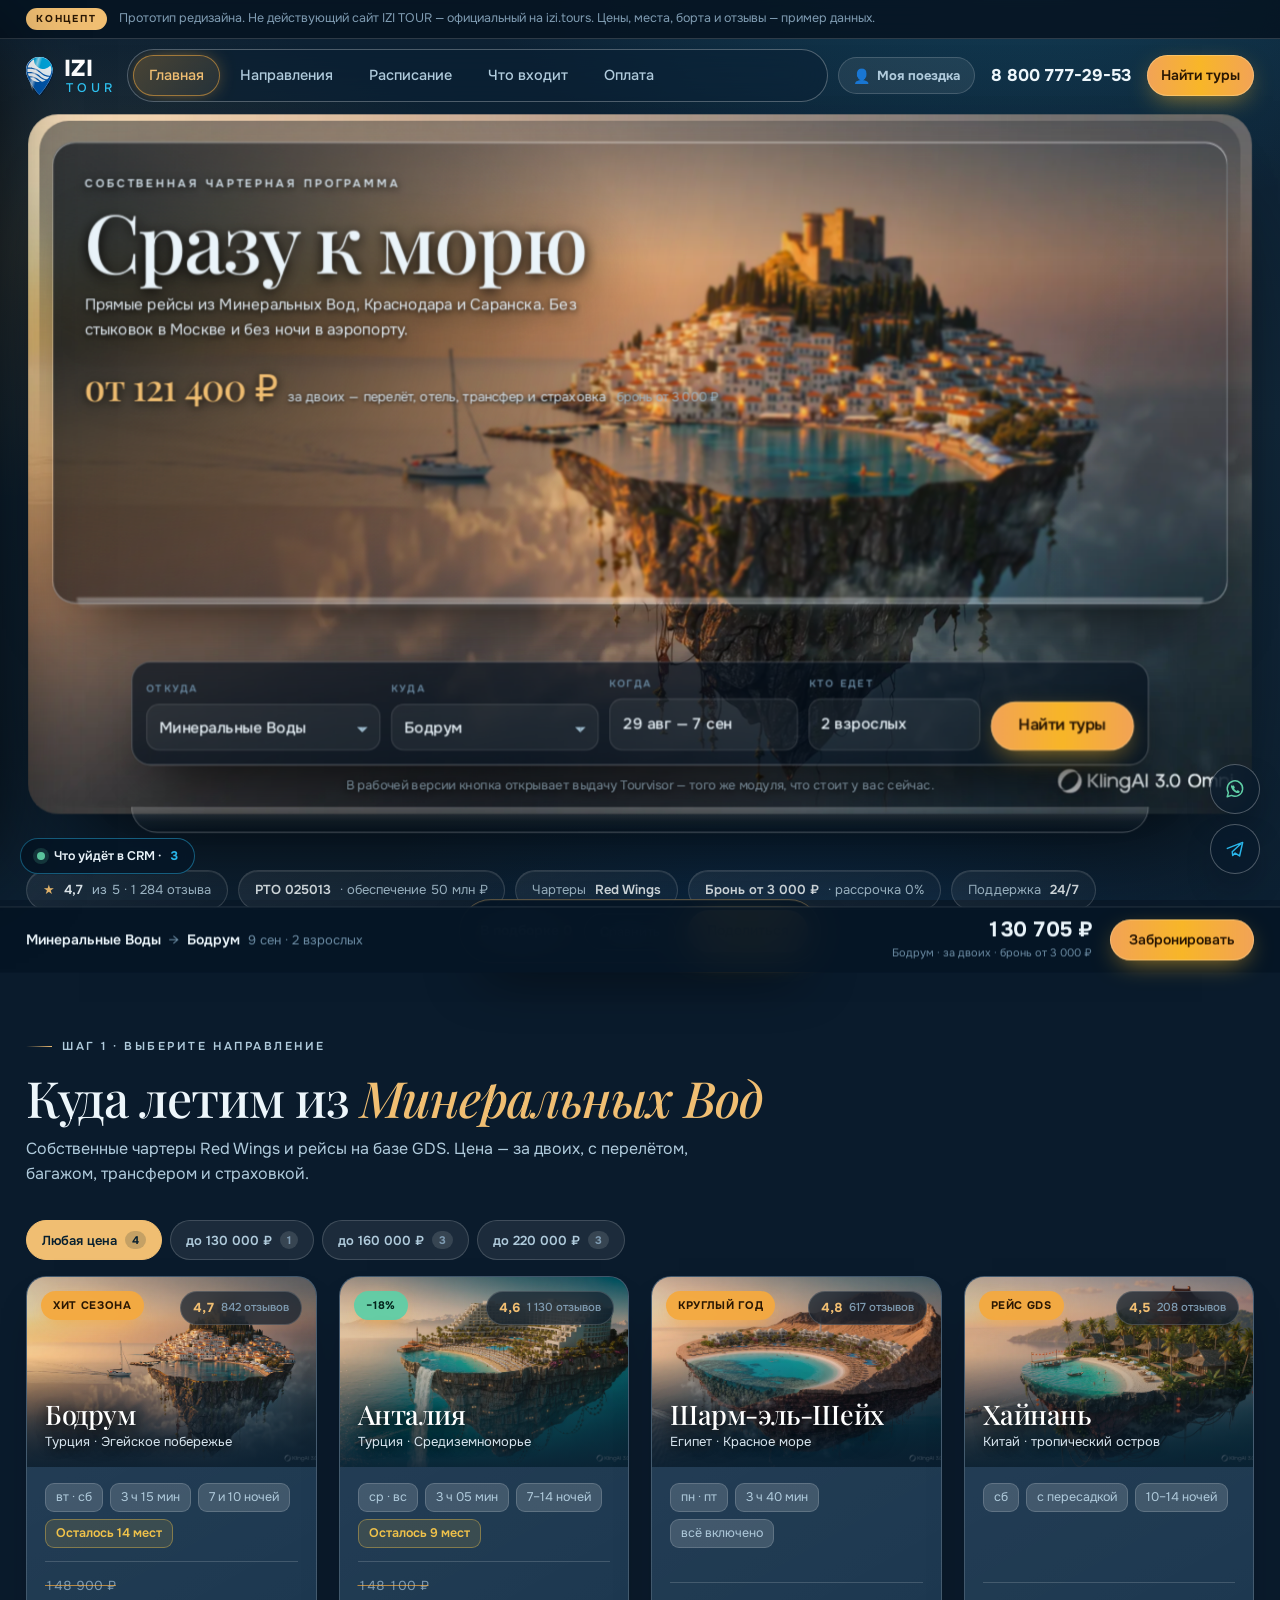
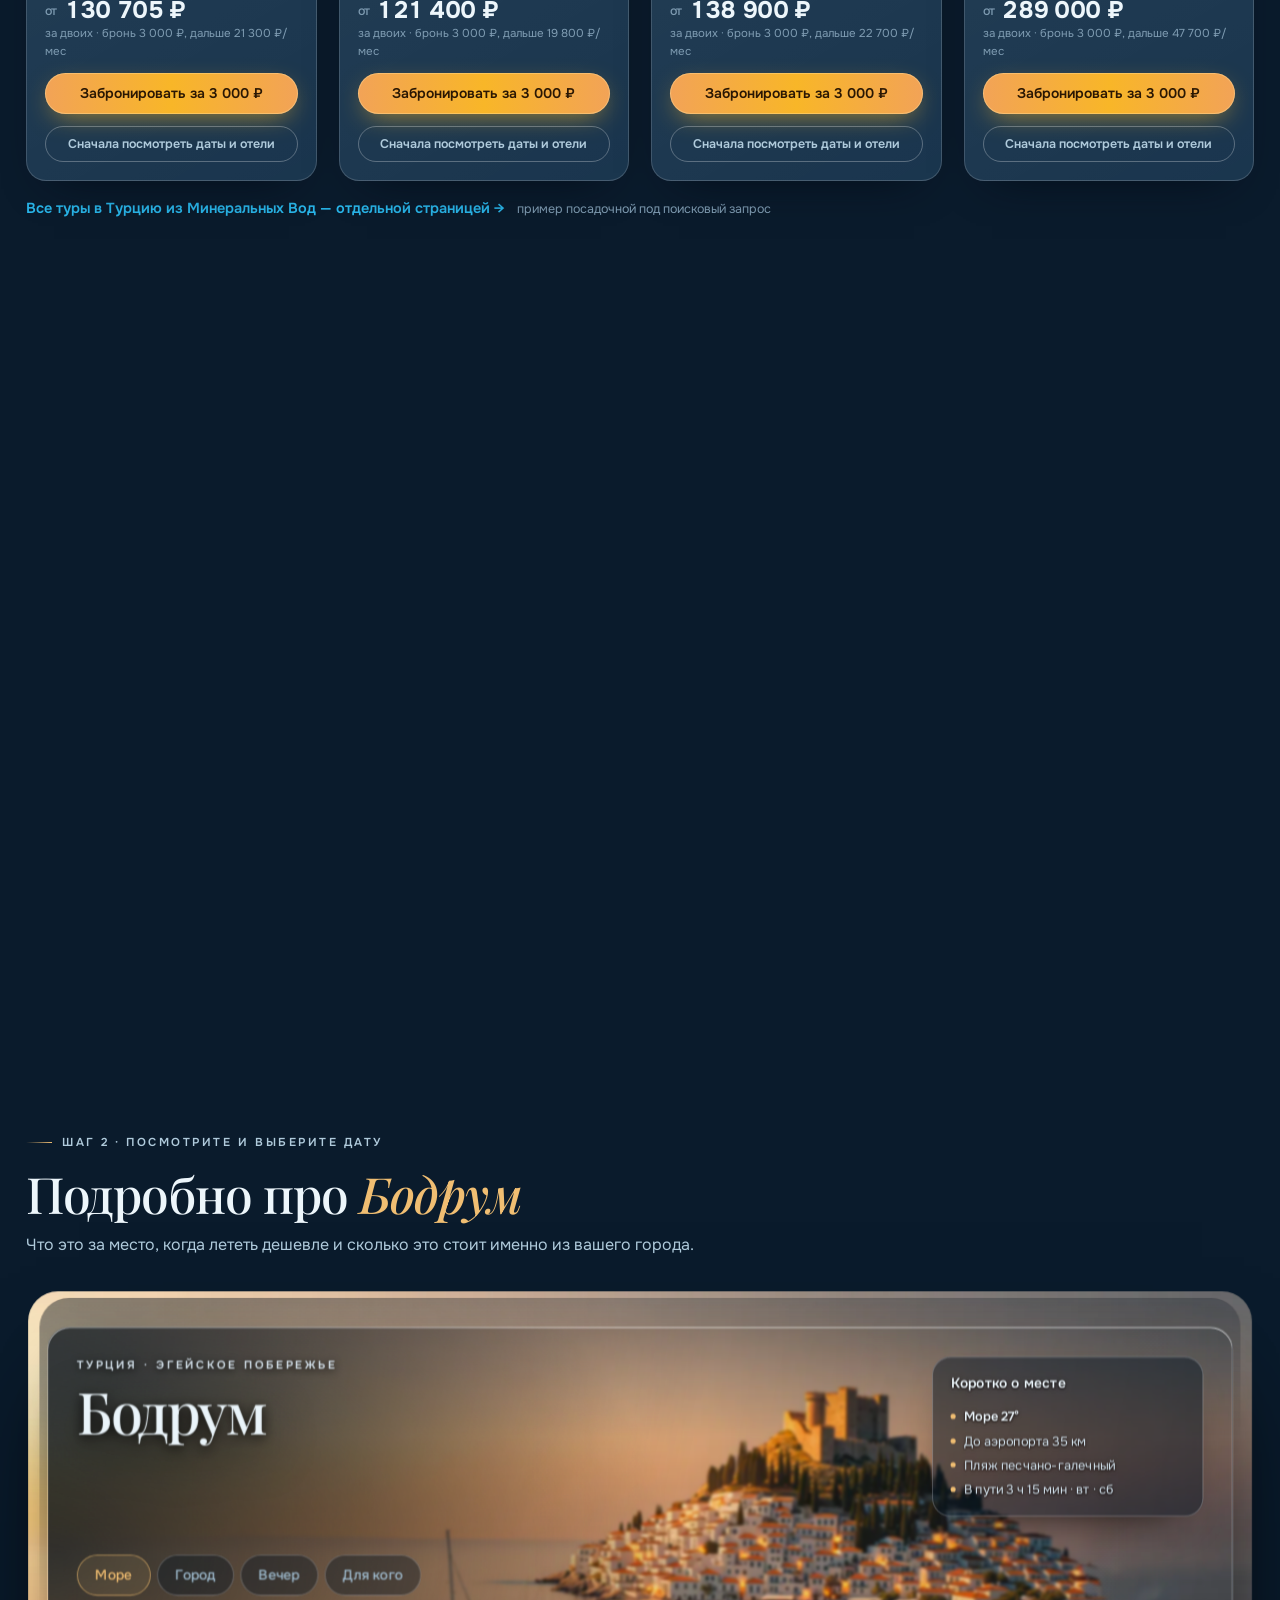
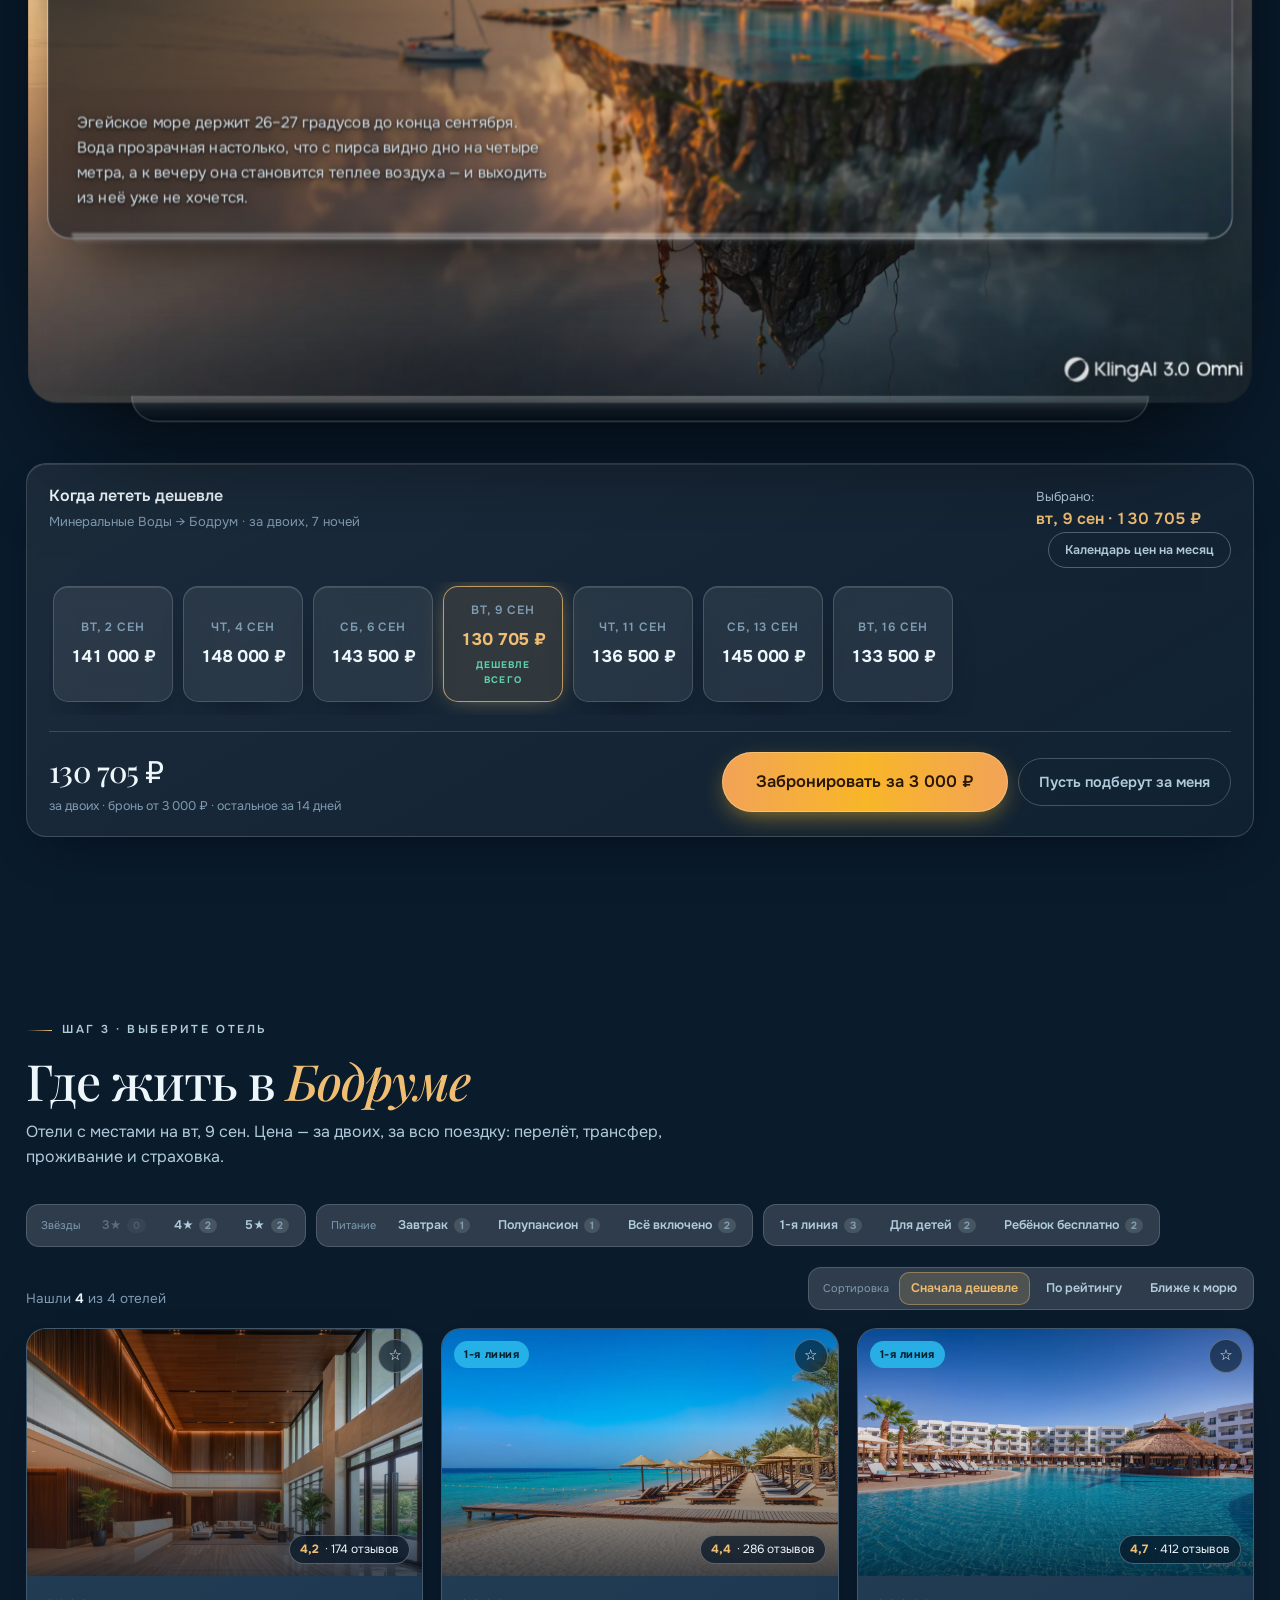
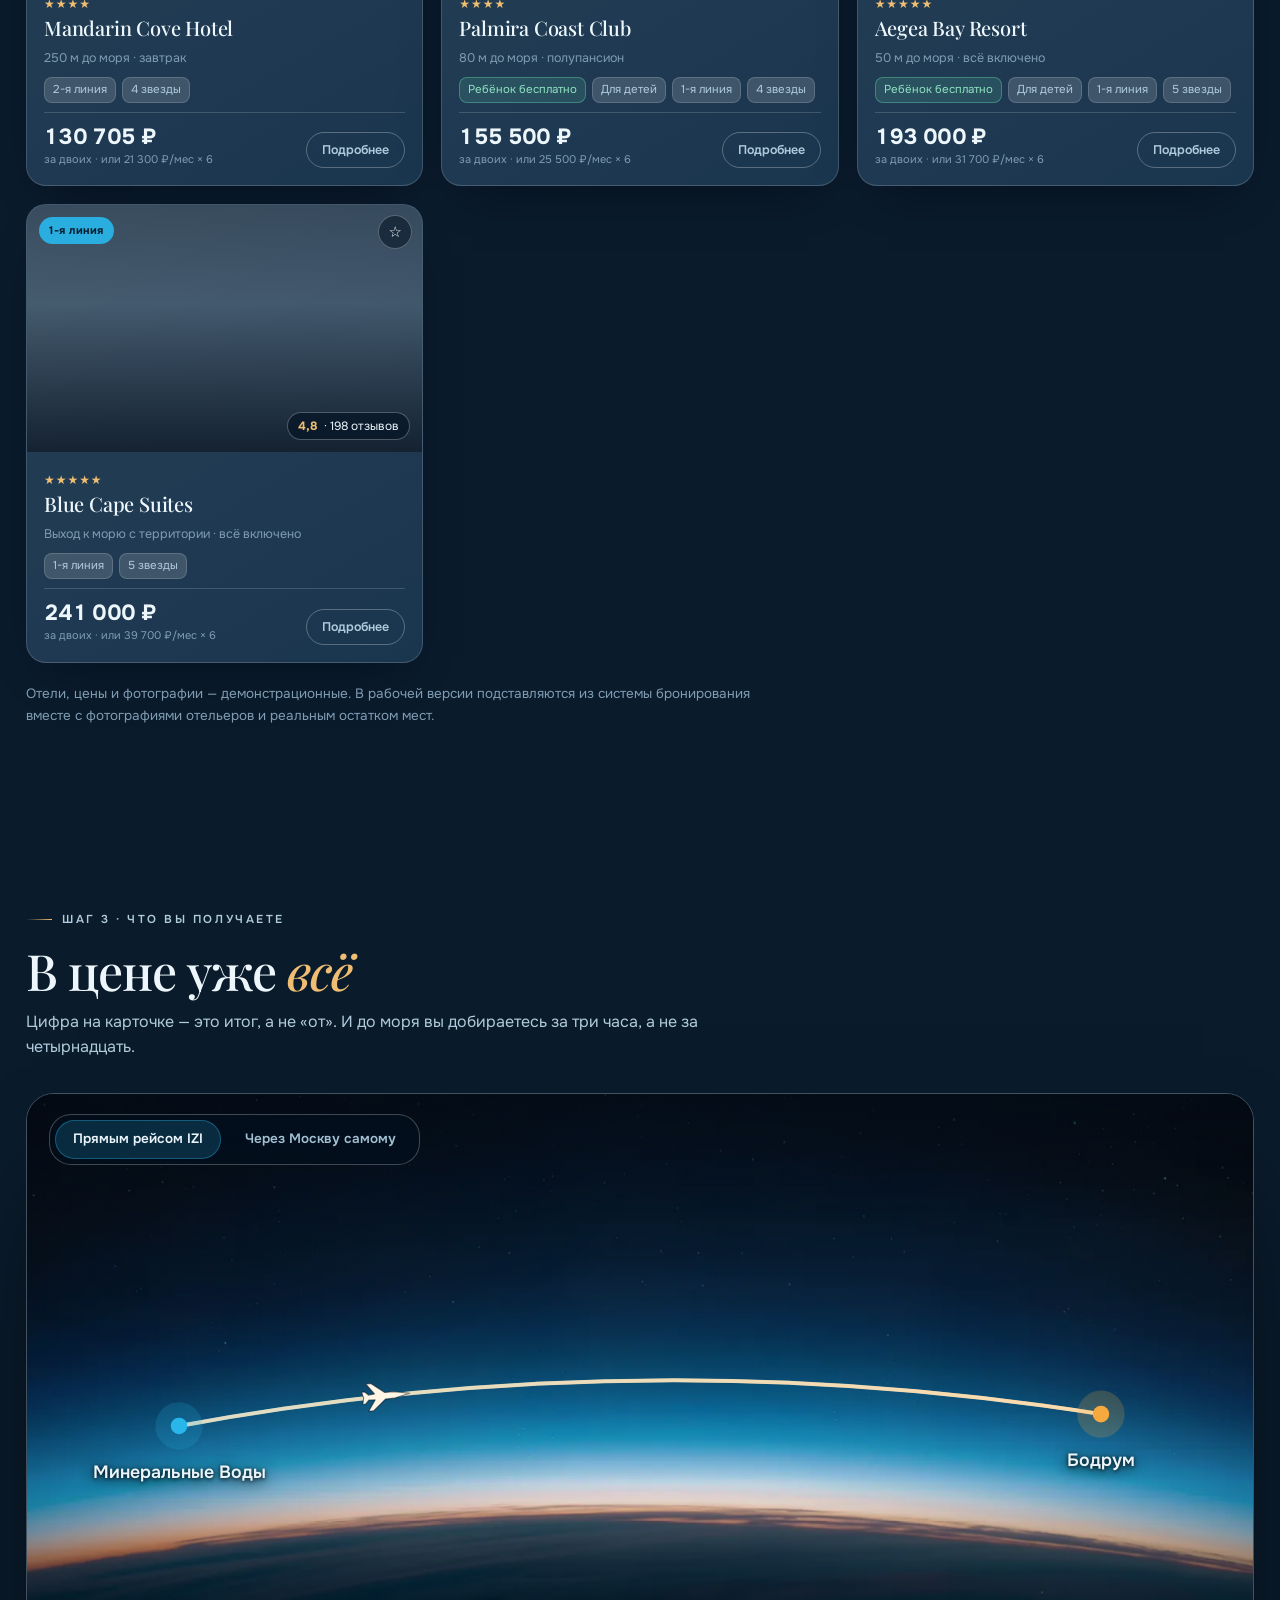
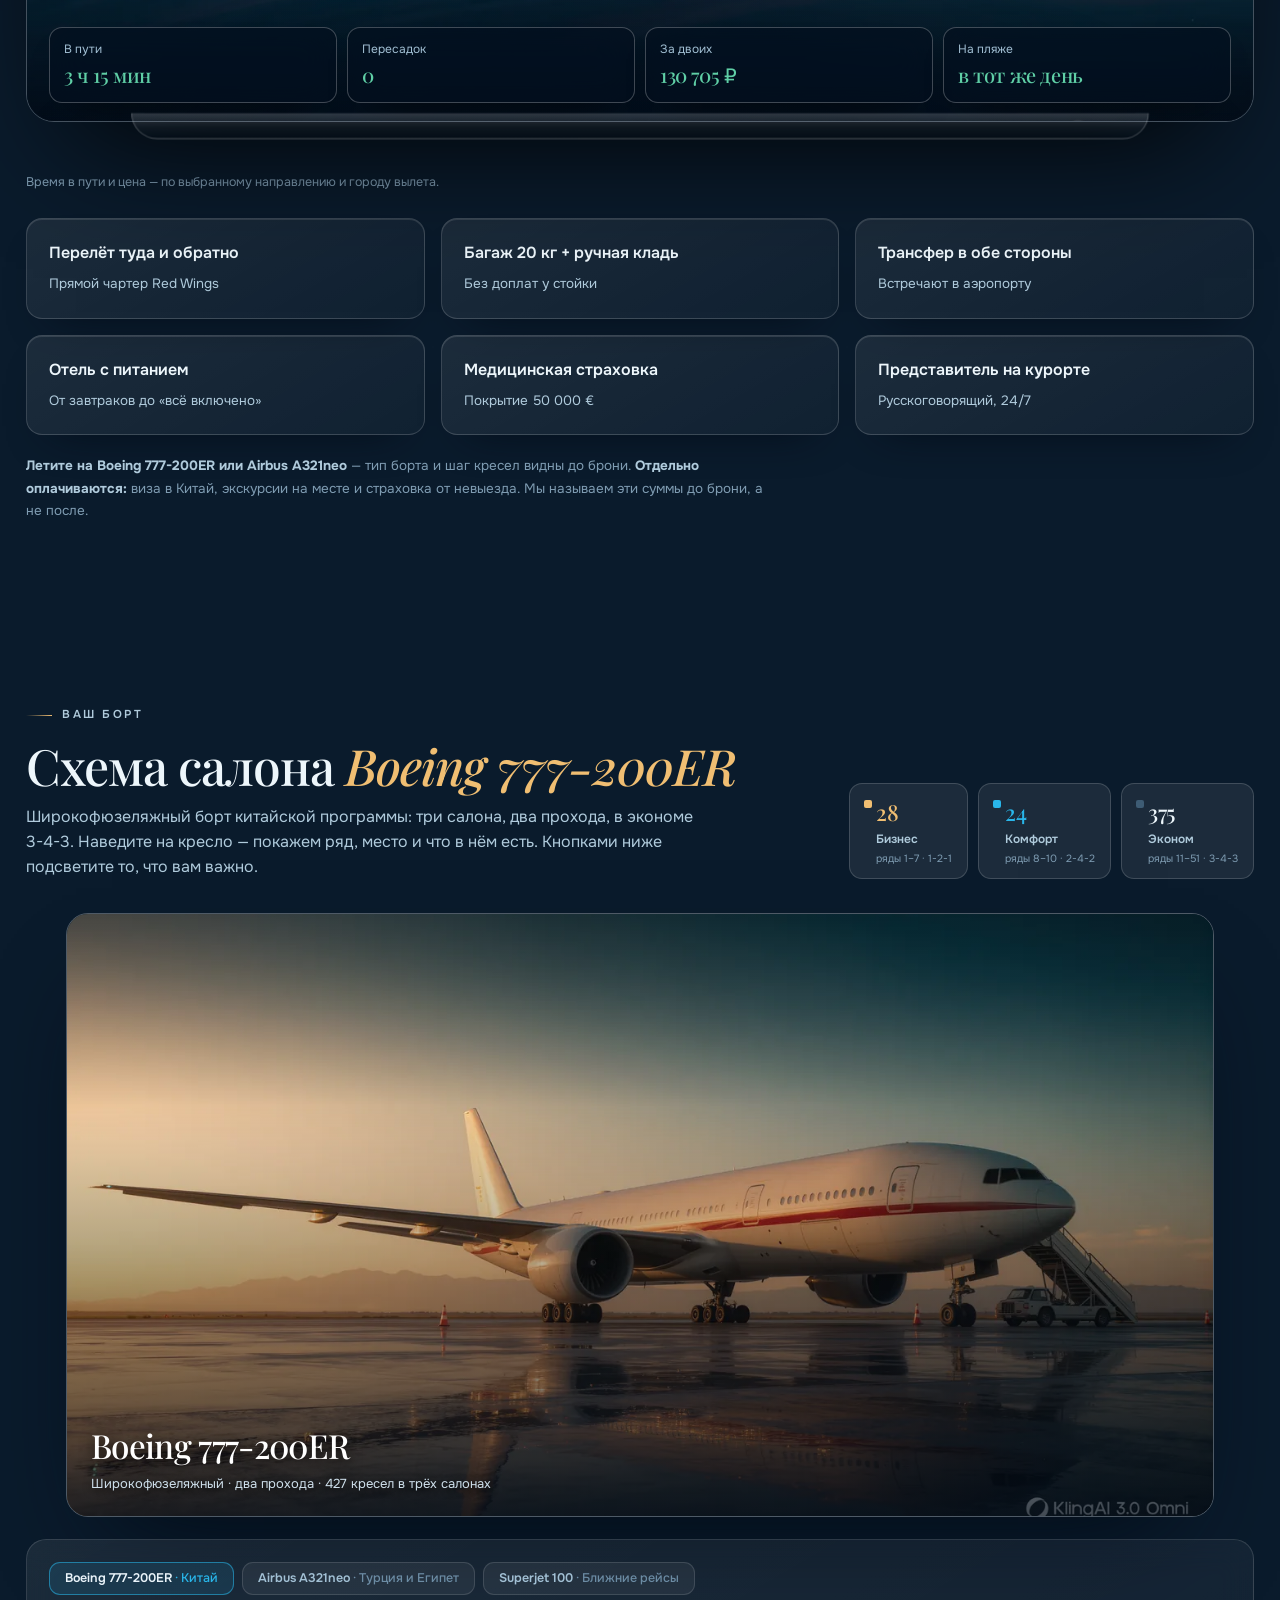
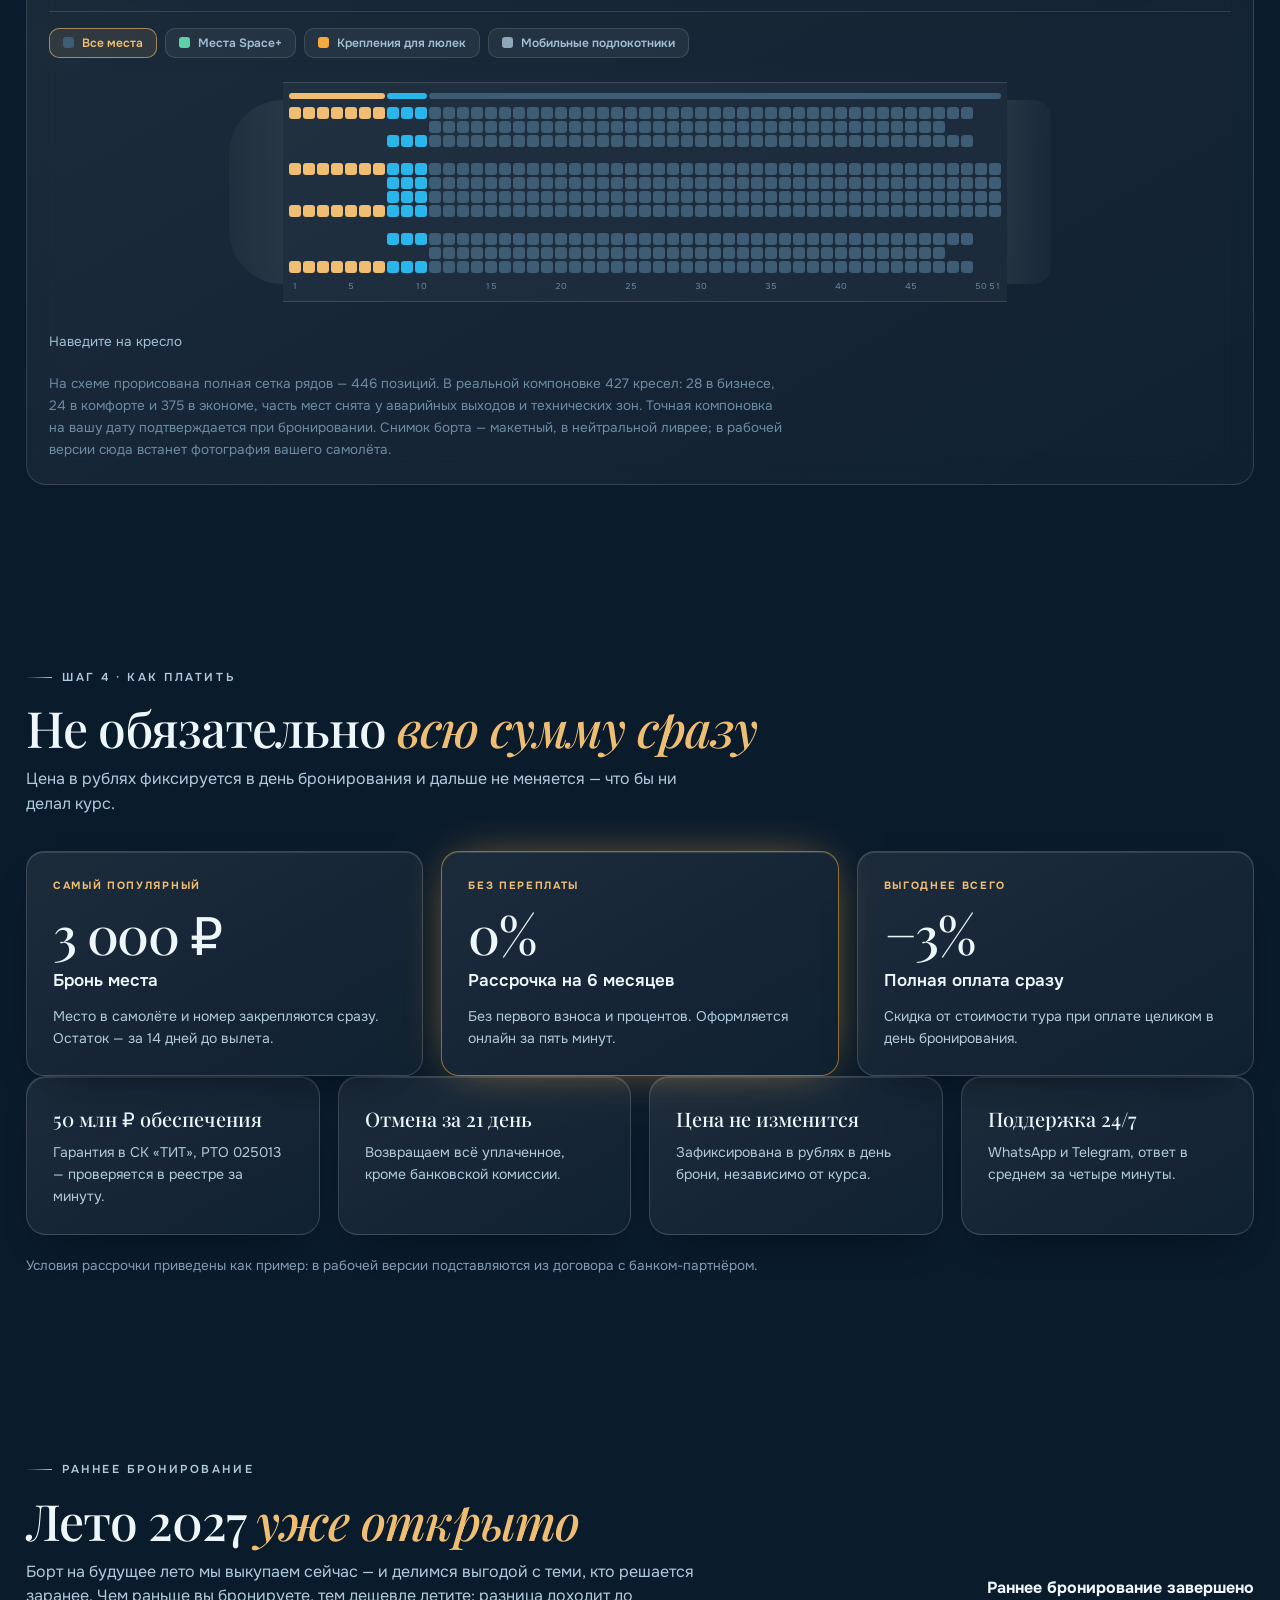
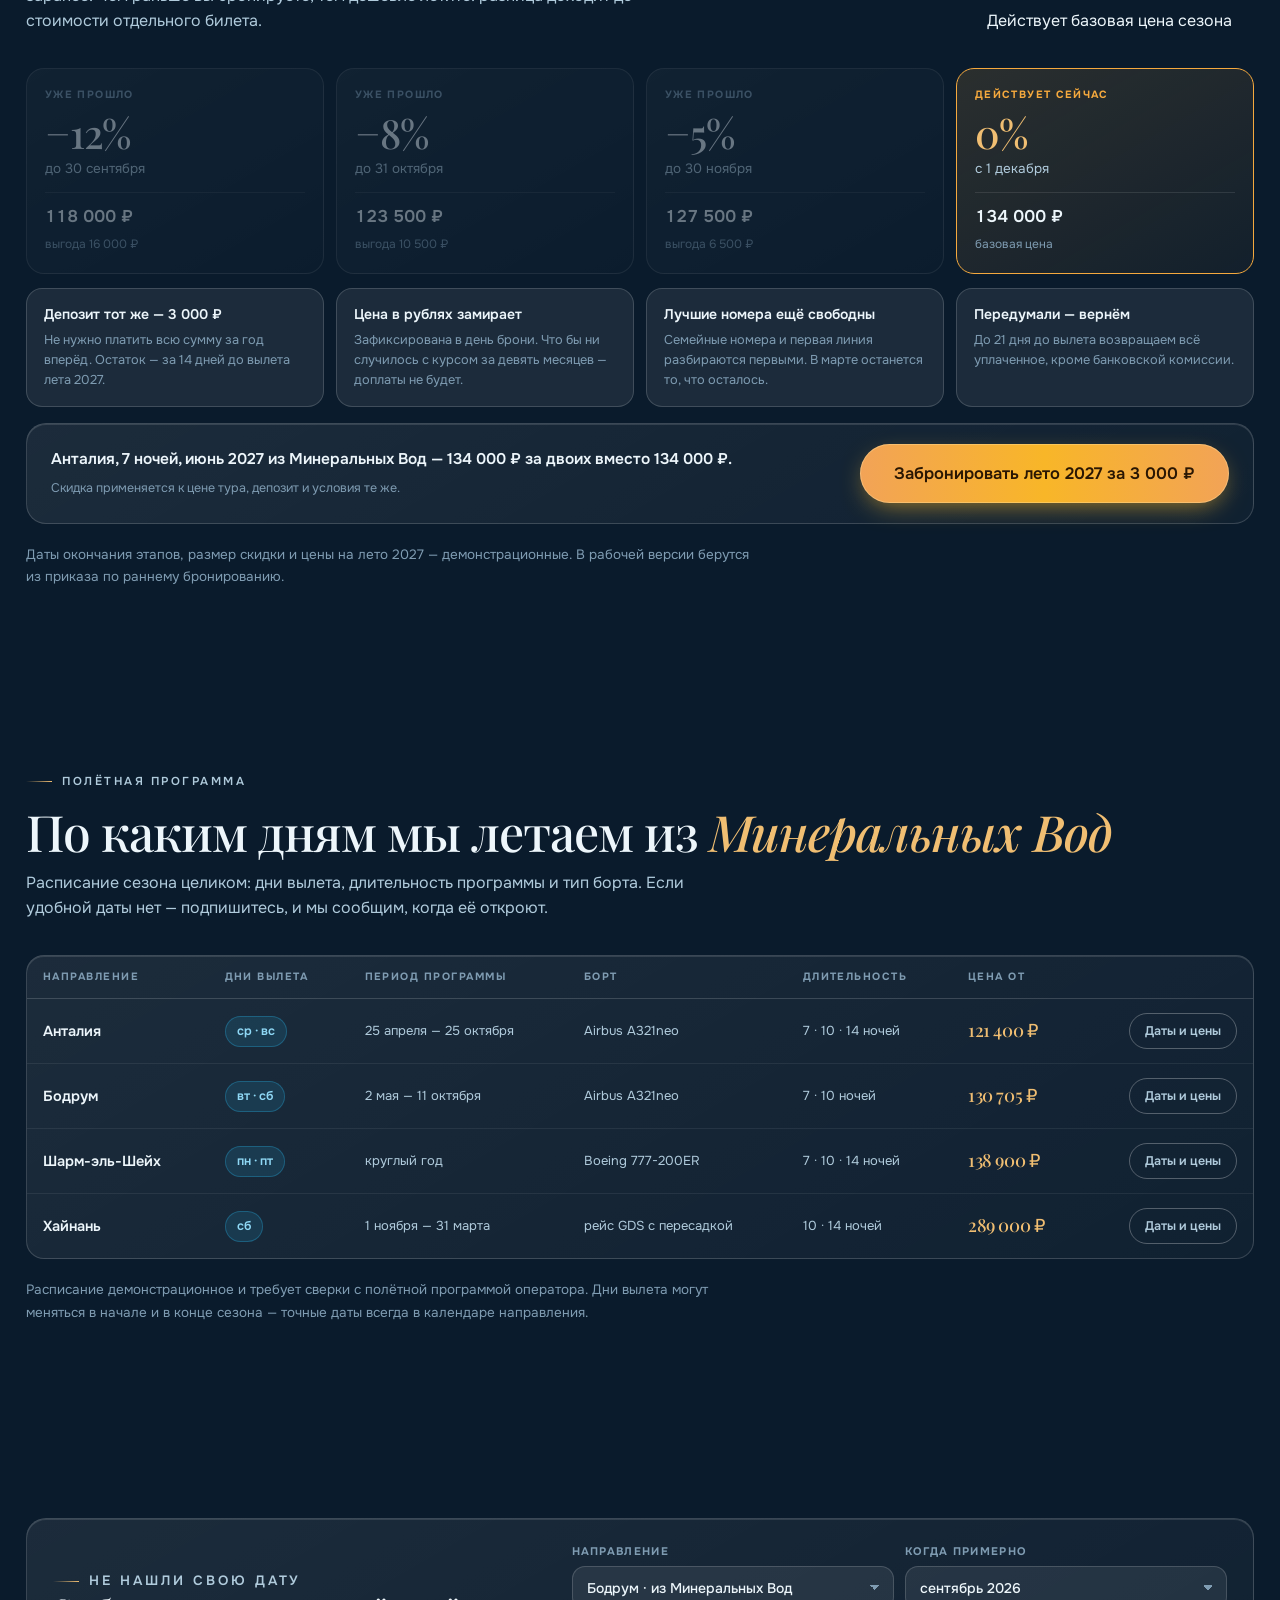
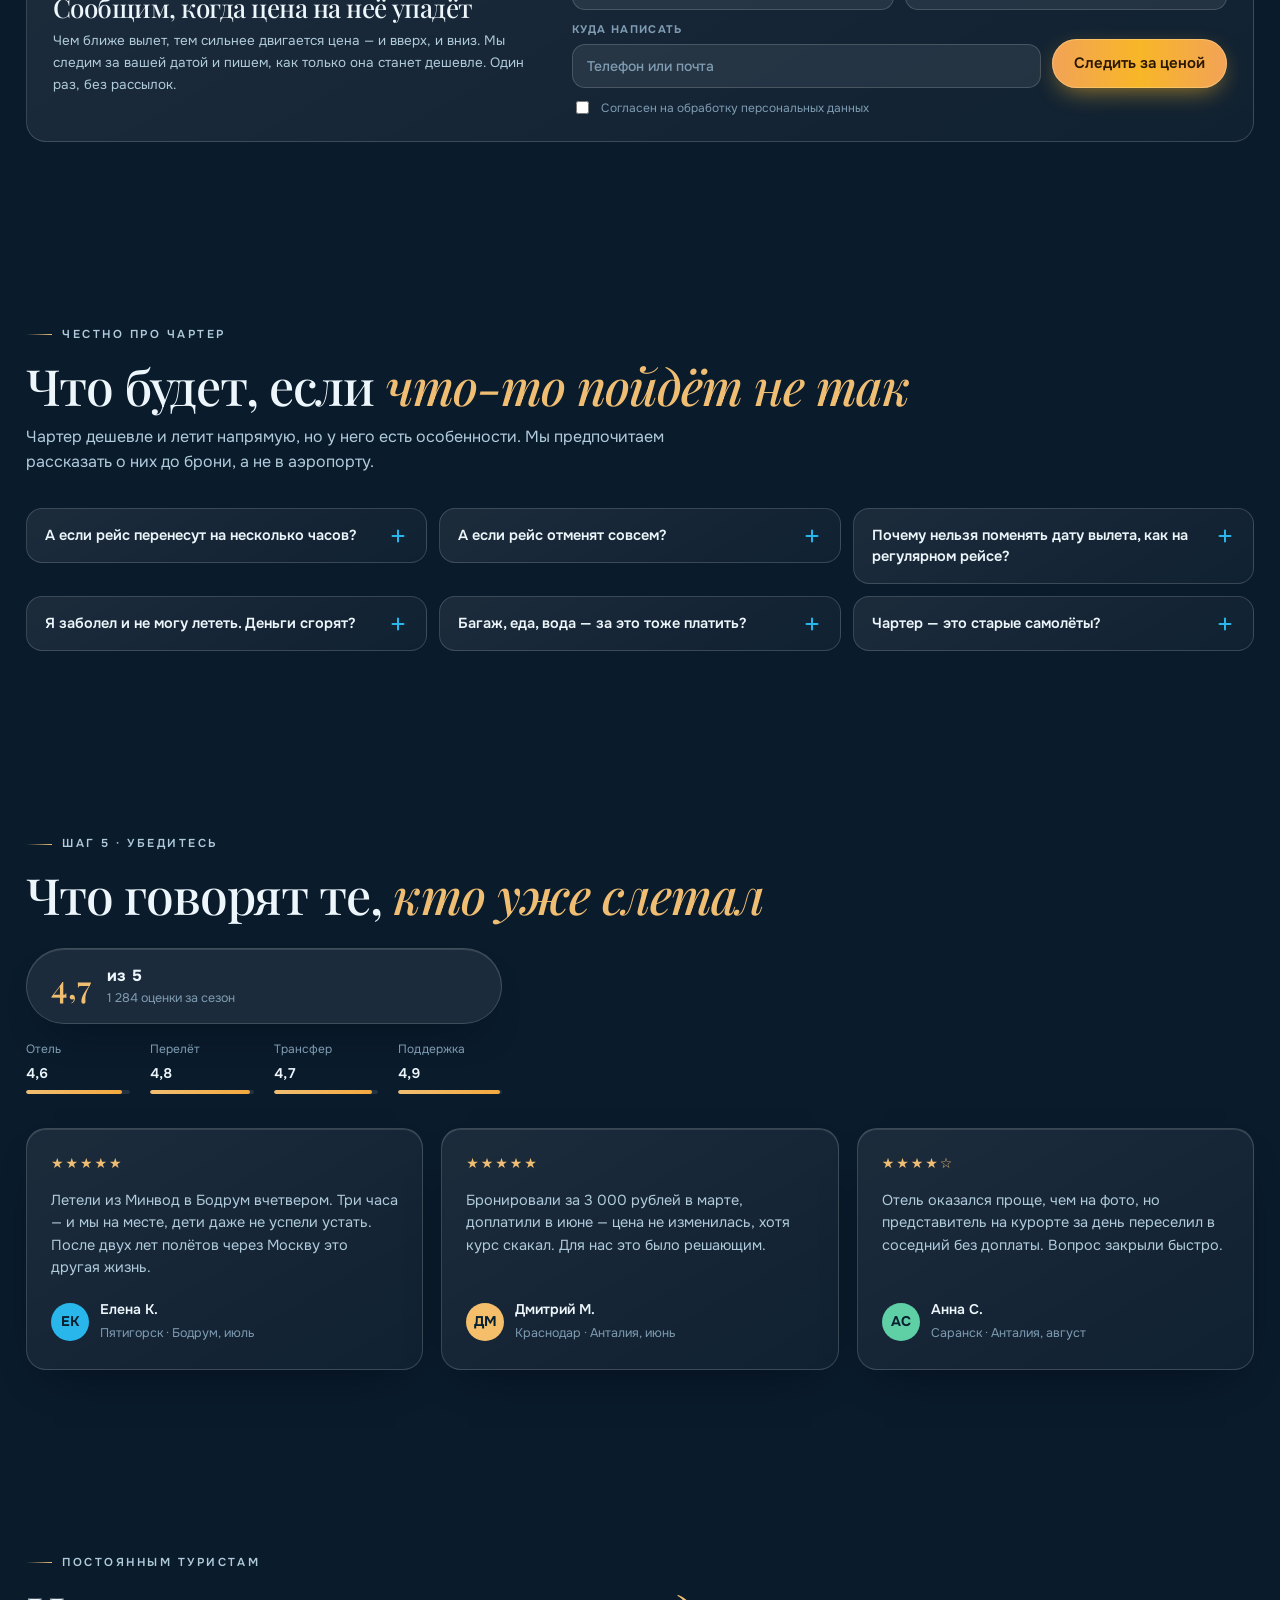
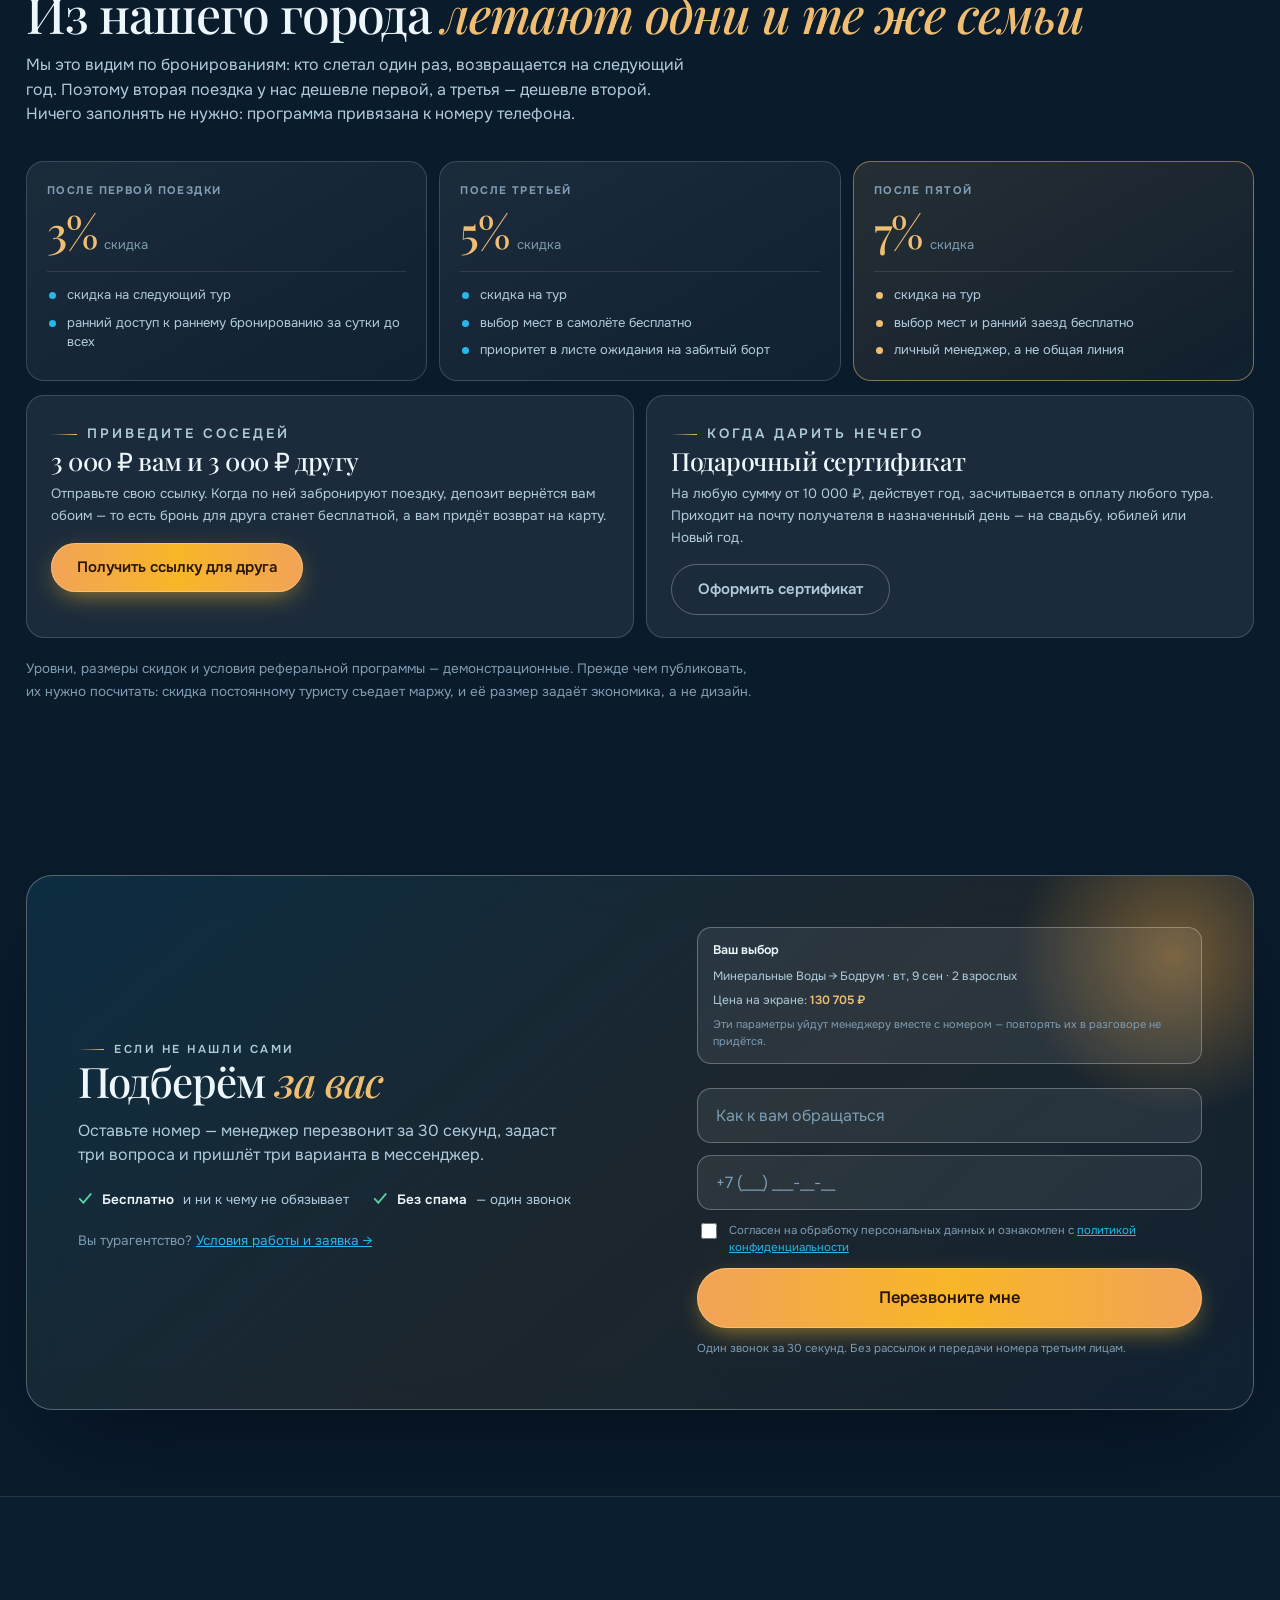
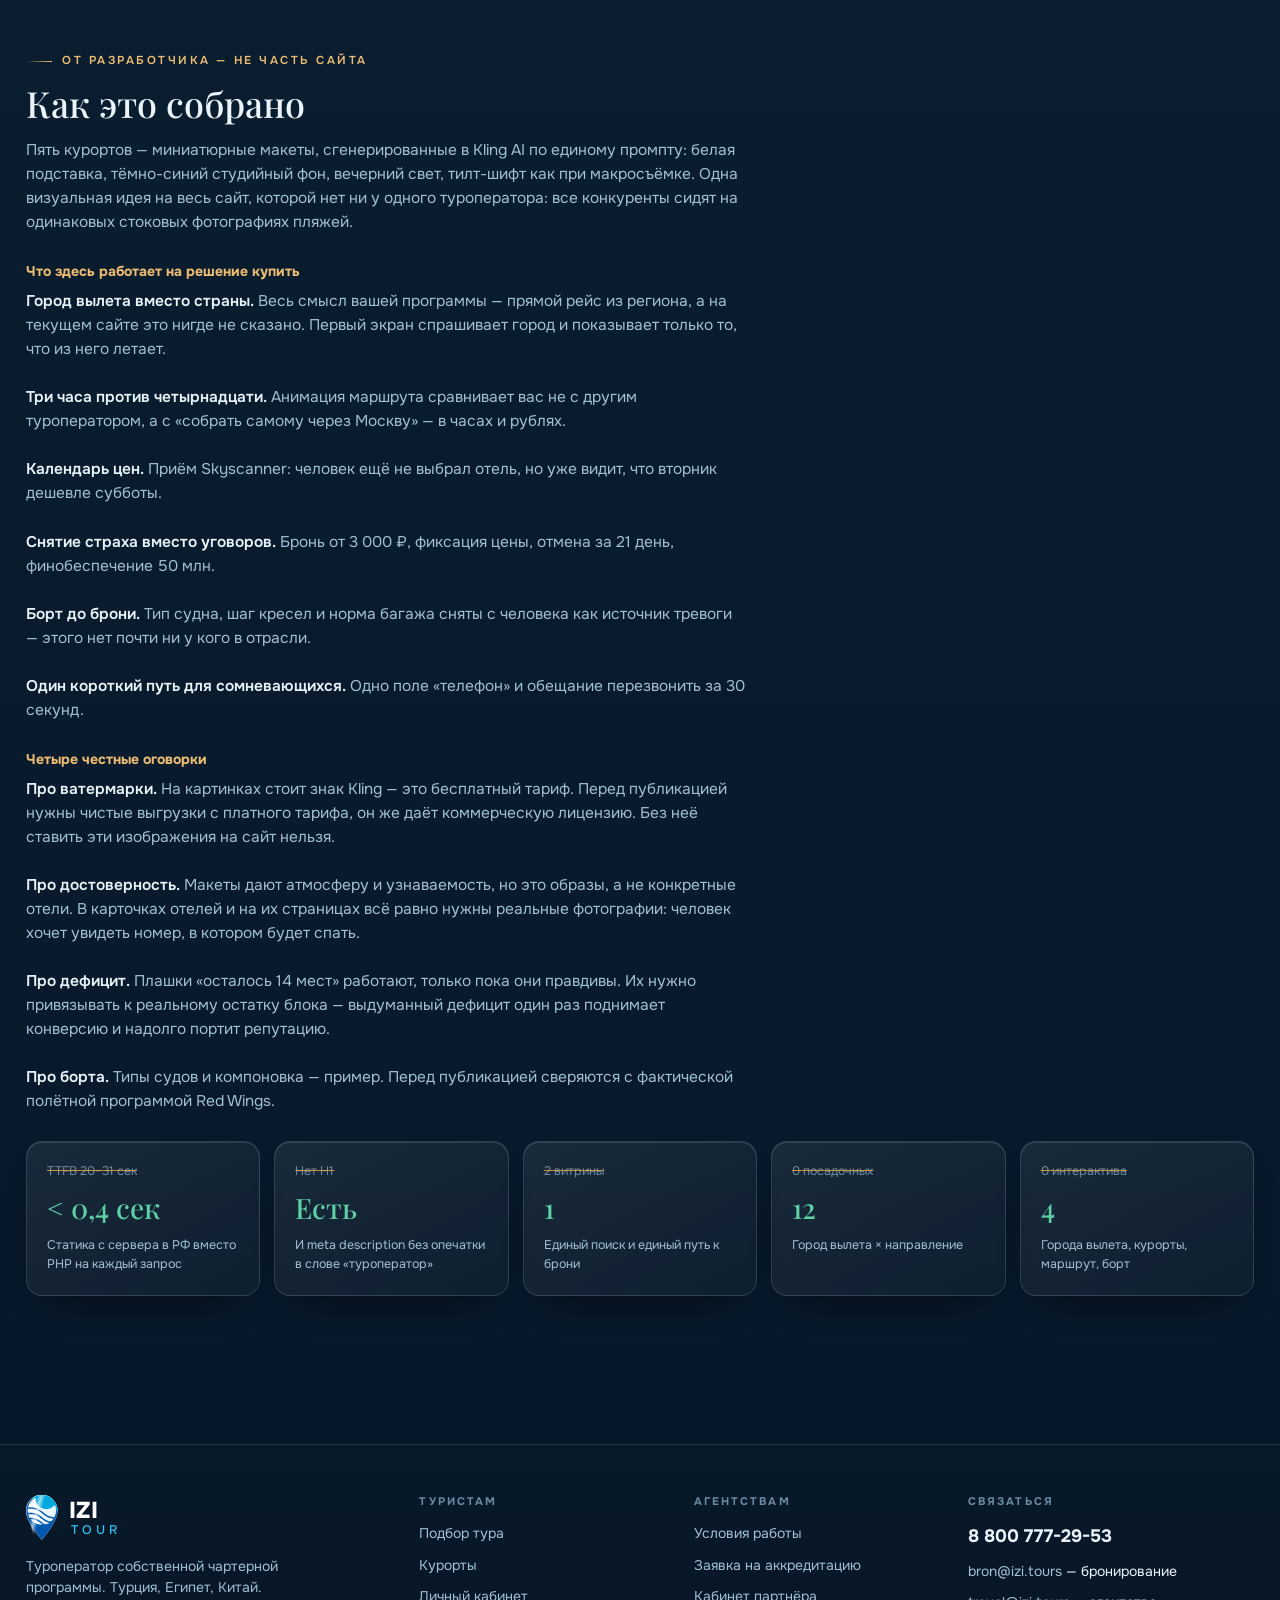
<file: index.html>
<!doctype html>
<html lang="ru">
<head>
<meta charset="utf-8">
<meta name="viewport" content="width=device-width, initial-scale=1">
<title>IZI TOUR — концепт сайта</title>
<meta name="description" content="Концепт нового сайта туроператора IZI TOUR: чартеры из Минеральных Вод, Краснодара и Саранска в Турцию, Египет и Китай. Прототип, данные демонстрационные.">
<meta name="robots" content="noindex, nofollow">
<meta name="theme-color" content="#0A1B2C">
<link rel="icon" href="data:image/svg+xml,%3Csvg%20xmlns%3D%22http%3A%2F%2Fwww.w3.org%2F2000%2Fsvg%22%20viewBox%3D%220%200%2048%2068.3%22%3E%3Cpath%20d%3D%22M27.71%200.00C25.33%20-0.41%2021.56%20-0.07%2020.24%200.00C18.93%200.07%2020.33%200.25%2019.80%200.39C19.28%200.53%2018.07%200.55%2017.07%200.83C16.07%201.11%2015.02%201.44%2013.80%202.05C12.59%202.66%2011.11%203.46%209.76%204.49C8.40%205.51%206.81%206.90%205.66%208.20C4.50%209.49%203.56%2010.98%202.83%2012.24C2.10%2013.50%201.67%2014.50%201.27%2015.76C0.86%2017.02%200.60%2019.07%200.39%2019.80C0.18%2020.54%200.07%2019.00%200.00%2020.20C-0.07%2021.39%20-0.07%2025.78%200.00%2026.98C0.07%2028.17%200.19%2026.59%200.39%2027.37C0.59%2028.15%200.68%2029.88%201.22%2031.66C1.76%2033.44%202.69%2035.94%203.61%2038.05C4.53%2040.15%204.89%2041.21%206.73%2044.29C8.57%2047.37%2012.15%2053.00%2014.63%2056.54C17.12%2060.07%2020.15%2063.71%2021.66%2065.51C23.16%2067.32%2023.15%2067.17%2023.66%2067.37C24.17%2067.56%2023.25%2068.42%2024.73%2066.68C26.21%2064.94%2029.92%2060.59%2032.54%2056.93C35.15%2053.26%2038.54%2047.89%2040.44%2044.68C42.34%2041.47%2043.04%2039.67%2043.95%2037.66C44.86%2035.64%2045.30%2034.74%2045.90%2032.59C46.50%2030.43%2047.35%2026.89%2047.56%2024.73C47.77%2022.57%2047.51%2021.37%2047.17%2019.61C46.83%2017.85%2045.98%2015.49%2045.51%2014.20C45.04%2012.90%2045.07%2012.98%2044.34%2011.85C43.61%2010.72%2042.21%208.64%2041.12%207.41C40.03%206.19%2038.90%205.32%2037.80%204.49C36.71%203.66%2036.22%203.19%2034.54%202.44C32.85%201.69%2030.09%200.41%2027.71%200.00Z%22%20fill%3D%22%23fff%22%2F%3E%3Cpath%20d%3D%22M8.29%205.71C7.54%206.57%209.10%206.91%209.37%207.17C9.63%207.43%209.17%207.67%209.90%207.27C10.63%206.86%2012.93%204.24%2013.76%204.73C14.59%205.23%2014.35%208.64%2014.88%2010.24C15.41%2011.85%2015.95%2013.02%2016.93%2014.34C17.90%2015.66%2019.48%2017.17%2020.73%2018.15C21.98%2019.12%2023.00%2019.65%2024.44%2020.20C25.88%2020.74%2027.76%2021.28%2029.37%2021.41C30.97%2021.54%2032.52%2021.33%2034.05%2020.98C35.58%2020.63%2036.98%2020.20%2038.54%2019.32C40.10%2018.43%2042.50%2016.13%2043.41%2015.66C44.33%2015.19%2043.76%2015.85%2044.00%2016.49C44.24%2017.13%2044.66%2018.35%2044.88%2019.51C45.10%2020.67%2044.95%2022.76%2045.32%2023.46C45.68%2024.17%2046.71%2023.76%2047.07%2023.76C47.44%2023.75%2047.50%2024.11%2047.51%2023.41C47.53%2022.72%2047.50%2021.08%2047.17%2019.56C46.85%2018.04%2046.30%2015.98%2045.56%2014.29C44.82%2012.60%2043.46%2010.55%2042.73%209.41C42.00%208.28%2042.00%208.29%2041.17%207.46C40.34%206.63%2039.14%205.41%2037.76%204.44C36.37%203.46%2034.28%202.28%2032.88%201.61C31.47%200.94%2030.11%200.64%2029.32%200.44C28.52%200.24%2028.37%200.46%2028.10%200.39C27.83%200.32%2029.02%200.07%2027.71%200.00C26.40%20-0.07%2021.55%20-0.07%2020.24%200.00C18.93%200.07%2020.39%200.25%2019.85%200.39C19.32%200.53%2018.02%200.56%2017.02%200.83C16.03%201.10%2015.36%201.19%2013.90%202.00C12.45%202.81%209.05%204.85%208.29%205.71Z%22%20fill%3D%22%2300A8E0%22%20fill-rule%3D%22evenodd%22%2F%3E%3Cpath%20d%3D%22M7.22%2036.88C7.28%2036.65%207.79%2036.61%208.10%2036.63C8.41%2036.66%208.62%2036.96%209.07%2037.02C9.53%2037.09%209.85%2036.82%2010.83%2037.02C11.80%2037.23%2013.43%2037.57%2014.93%2038.24C16.42%2038.92%2018.30%2040.01%2019.80%2041.07C21.31%2042.14%2023.86%2044.00%2023.95%2044.63C24.04%2045.27%2021.69%2045.04%2020.34%2044.88C18.99%2044.72%2017.15%2044.14%2015.85%2043.66C14.55%2043.18%2013.54%2042.60%2012.54%2042.00C11.53%2041.40%2010.61%2040.72%209.80%2040.05C9.00%2039.38%208.14%2038.53%207.71%2038.00C7.28%2037.47%207.15%2037.11%207.22%2036.88ZM3.17%2029.51C2.98%2028.77%202.48%2029.27%203.56%2029.22C4.64%2029.17%207.70%2028.95%209.66%2029.22C11.62%2029.49%2013.50%2030.09%2015.32%2030.83C17.14%2031.57%2018.38%2032.20%2020.59%2033.66C22.79%2035.12%2026.22%2038.20%2028.54%2039.61C30.85%2041.02%2033.96%2041.42%2034.49%2042.10C35.02%2042.77%2032.73%2043.27%2031.71%2043.66C30.68%2044.05%2029.39%2044.59%2028.34%2044.44C27.29%2044.29%2026.58%2043.59%2025.41%2042.78C24.25%2041.97%2022.79%2040.57%2021.37%2039.56C19.94%2038.55%2018.71%2037.54%2016.88%2036.73C15.05%2035.93%2012.28%2035.09%2010.39%2034.73C8.50%2034.37%206.46%2034.76%205.51%2034.59C4.56%2034.41%205.07%2034.50%204.68%2033.66C4.29%2032.81%203.36%2030.25%203.17%2029.51ZM2.34%2021.71C2.49%2020.86%202.15%2021.14%203.17%2021.02C4.20%2020.91%206.59%2020.82%208.49%2021.02C10.38%2021.23%2012.65%2021.63%2014.54%2022.24C16.42%2022.85%2017.21%2023.02%2019.80%2024.68C22.40%2026.34%2027.70%2030.60%2030.10%2032.20C32.50%2033.79%2032.86%2033.71%2034.20%2034.24C35.53%2034.78%2037.08%2035.20%2038.10%2035.41C39.11%2035.63%2039.79%2035.37%2040.29%2035.51C40.80%2035.65%2041.25%2035.77%2041.12%2036.24C40.99%2036.72%2040.07%2037.75%2039.51%2038.34C38.95%2038.93%2038.48%2039.56%2037.76%2039.80C37.03%2040.05%2036.22%2040.01%2035.17%2039.80C34.12%2039.60%2032.89%2039.26%2031.46%2038.59C30.03%2037.91%2027.94%2036.70%2026.59%2035.76C25.23%2034.81%2024.45%2033.79%2023.32%2032.93C22.19%2032.07%2020.94%2031.25%2019.80%2030.59C18.67%2029.92%2017.63%2029.40%2016.49%2028.93C15.35%2028.46%2014.25%2028.09%2012.98%2027.76C11.70%2027.42%2010.53%2027.09%208.83%2026.93C7.13%2026.76%203.87%2026.92%202.78%2026.78C1.69%2026.64%202.37%2026.94%202.29%2026.10C2.22%2025.25%202.20%2022.55%202.34%2021.71ZM7.85%206.05C7.21%206.16%206.44%207.23%205.61%208.24C4.78%209.26%203.68%2010.66%202.88%2012.15C2.07%2013.63%201.20%2015.89%200.78%2017.17C0.37%2018.46%200.52%2019.34%200.39%2019.85C0.26%2020.37%200.07%2019.07%200.00%2020.24C-0.07%2021.42%20-0.07%2025.75%200.00%2026.93C0.07%2028.11%200.19%2026.52%200.39%2027.32C0.59%2028.11%200.69%2029.93%201.22%2031.71C1.75%2033.48%202.24%2035.19%203.56%2037.95C4.88%2040.72%206.89%2044.68%209.12%2048.29C11.35%2051.90%2014.85%2056.75%2016.93%2059.61C19.01%2062.47%2020.53%2064.19%2021.61%2065.46C22.69%2066.74%2023.02%2066.95%2023.41%2067.27C23.80%2067.59%2022.42%2069.10%2023.95%2067.37C25.48%2065.63%2029.85%2060.64%2032.59%2056.88C35.33%2053.11%2038.49%2048.00%2040.39%2044.78C42.29%2041.56%2043.07%2039.61%2044.00%2037.56C44.93%2035.51%2045.42%2034.15%2045.95%2032.49C46.48%2030.83%2046.91%2029.00%2047.17%2027.61C47.43%2026.22%2047.53%2024.78%2047.51%2024.15C47.50%2023.51%2047.42%2023.84%2047.07%2023.80C46.72%2023.77%2045.78%2023.31%2045.41%2023.95C45.05%2024.59%2045.18%2026.34%2044.88%2027.66C44.58%2028.98%2043.98%2030.89%2043.61%2031.85C43.24%2032.82%2043.18%2033.18%2042.68%2033.46C42.19%2033.75%2041.85%2033.75%2040.63%2033.56C39.41%2033.37%2037.06%2032.95%2035.37%2032.34C33.67%2031.73%2032.69%2031.37%2030.49%2029.90C28.28%2028.44%2024.48%2025.09%2022.15%2023.56C19.81%2022.03%2018.38%2021.47%2016.49%2020.73C14.59%2019.99%2012.15%2019.39%2010.78%2019.12C9.41%2018.85%208.83%2019.19%208.24%2019.12C7.66%2019.06%208.08%2018.75%207.27%2018.73C6.46%2018.72%204.07%2019.22%203.37%2019.02C2.67%2018.83%202.72%2018.68%203.07%2017.56C3.42%2016.44%204.63%2013.75%205.46%2012.29C6.29%2010.84%207.38%209.62%208.05%208.83C8.72%208.04%209.50%208.02%209.46%207.56C9.43%207.10%208.50%205.93%207.85%206.05Z%22%20fill%3D%22%230058B0%22%20fill-rule%3D%22evenodd%22%2F%3E%3C%2Fsvg%3E">
<link rel="canonical" href="https://airvolga3.github.io/izitours/">
<link rel="alternate" hreflang="ru" href="https://airvolga3.github.io/izitours/">
<link rel="alternate" hreflang="x-default" href="https://airvolga3.github.io/izitours/">
<link rel="apple-touch-icon" href="assets/img/apple-touch-icon.png">
<meta property="og:url" content="https://airvolga3.github.io/izitours/">
<meta property="og:type" content="website">
<meta property="og:site_name" content="IZI TOUR · концепт">
<meta property="og:title" content="IZI TOUR — концепт нового сайта">
<meta property="og:description" content="Прямые чартеры к морю из Минеральных Вод, Краснодара и Саранска. Прототип редизайна, данные демонстрационные.">
<meta property="og:image" content="https://airvolga3.github.io/izitours/assets/img/og.jpg">
<meta property="og:image:width" content="1200">
<meta property="og:image:height" content="630">
<meta property="og:locale" content="ru_RU">
<meta name="twitter:card" content="summary_large_image">
<link rel="preconnect" href="https://fonts.googleapis.com">
<link rel="preconnect" href="https://fonts.gstatic.com" crossorigin>
<link rel="stylesheet" href="https://fonts.googleapis.com/css2?family=Onest:wght@400;500;600;700;800&family=Playfair+Display:ital,wght@0,400;0,500;0,600;1,400;1,500&display=swap">
<link rel="stylesheet" href="assets/css/site.css">
</head>
<body>

<div class="ribbon draftbar" hidden><div class="wrap"><b>ЧЕРНОВИК</b>
  <span>Показаны несохранённые правки из редактора. На опубликованном сайте их пока нет.</span></div></div>
<div class="ribbon"><div class="wrap">
  <b>КОНЦЕПТ</b>
  <span>Прототип редизайна. Не действующий сайт IZI TOUR — официальный на izi.tours. Цены, места, борта и отзывы — пример данных.</span>
</div></div>

<header class="head"><div class="wrap">
  <a class="logo" href="#" onclick="show('home');return false">
    <span class="mark3d" aria-hidden="true"></span>
    
    <span class="logo-txt"><b>IZI</b><em>TOUR</em></span>
  </a>
  <nav class="pillnav">
    <button type="button" data-view="home" aria-current="page" onclick="show('home')">Главная</button>
    <button type="button" onclick="jump('#dest')">Направления</button>
    <button type="button" onclick="jump('#program')">Расписание</button>
    <button type="button" onclick="jump('#value')">Что входит</button>
    <button type="button" onclick="jump('#pay')">Оплата</button>
  </nav>
  <div class="head-r">
    <a class="hd-cab" href="kabinet.html" title="Личный кабинет"><span aria-hidden="true">👤</span><b>Моя поездка</b></a>
    <a class="callback" href="tel:+78007772953"><b>8 800 777-29-53</b><span>Перезвоним за 30 секунд</span></a>
    <button class="btn btn-ember btn-s" type="button" onclick="jump('#dest')">Найти туры</button>
  </div>
</div></header>

<main id="view-home">

<section class="hero">
  <div class="wrap">
    <div class="stage3d dk">
     <div class="scene" id="heroScene">
      <img id="heroImg" alt="Миниатюрный макет курорта">
      <div class="glare" aria-hidden="true"></div>
      <div class="glass">
       <span class="glass-edge" aria-hidden="true"></span>
       <div class="hui hui-search">
         <p class="hui-eyebrow">Собственная чартерная программа</p>
         <h1 class="hui-title" id="heroTitle">Сразу к морю</h1>
         <p class="hui-desc" id="heroDesc">Прямые рейсы из Минеральных Вод, Краснодара и Саранска. Без стыковок в Москве и без ночи в аэропорту.</p>
         <p class="hui-price" id="heroPrice"></p>


       </div>
      </div>

      <div class="searchbar">
         <form class="bigsearch" onsubmit="return false">
           <div class="bf">
             <label for="fFrom">Откуда</label>
             <select id="fFrom" onchange="setCity(this.value)">
               <option value="mrv">Минеральные Воды</option>
               <option value="krr">Краснодар</option>
               <option value="skx">Саранск</option>
             </select>
           </div>
           <div class="bf">
             <label for="fTo">Куда</label>
             <select id="fTo" onchange="pickFromSearch()"></select>
           </div>
           <div class="bf">
             <label for="fWhen">Когда</label>
             <div class="bf-v num" id="fWhen">29 авг — 7 сен</div>
           </div>
           <div class="bf">
             <label for="fWho">Кто едет</label>
             <div class="bf-v" id="fWho">2 взрослых</div>
           </div>
           <button class="btn btn-ember bs-go" type="button" onclick="jump('#dest')">Найти туры</button>
         </form>
         <p class="bs-note">В рабочей версии кнопка открывает выдачу Tourvisor — того же модуля, что стоит у вас сейчас.</p>
      </div>
     </div>
     <div class="tray" aria-hidden="true"></div>
    </div>

    <div class="trustbar">
      <span class="tb"><span class="star">★</span> <b>4,7</b> из 5 · 1 284 отзыва</span>
      <span class="tb"><b>РТО 025013</b> · обеспечение 50 млн ₽</span>
      <span class="tb">Чартеры <b>Red Wings</b></span>
      <span class="tb"><b>Бронь от 3 000 ₽</b> · рассрочка 0%</span>
      <span class="tb">Поддержка <b>24/7</b></span>
    </div>
  </div>
</section>

<section id="dest" class="rev">
  <div class="wrap">
    <div class="sec-head">
      <div>
        <p class="eyebrow">Шаг 1 · выберите направление</p>
        <h2>Куда летим из <em id="city-name">Минеральных Вод</em></h2>
        <p id="city-note"></p>
      </div>
    </div>
    <div class="buds" id="buds" role="group" aria-label="Бюджет"></div>
    <div class="deals" id="deals"></div>
    <p class="incl-note" id="budNote" hidden></p>
    <p class="lp-link"><a href="#" onclick="lpOpen();return false" id="lpLink">Все туры в Турцию из Минеральных Вод — отдельной страницей →</a>
      <span>пример посадочной под поисковый запрос</span></p>
  </div>
</section>

<section id="soon" class="rev">
  <div class="wrap">
    <div class="sec-head">
      <div>
        <p class="eyebrow">Вылетаем на днях</p>
        <h2>Осталось <em>в ближайших бортах</em></h2>
        <p id="soonLede">Места, которые не выкупили заранее. Борт улетит в любом случае — поэтому цена ниже, а решать нужно быстро.</p>
      </div>
    </div>
    <div class="soon" id="soonGrid"></div>
    <p class="incl-note" id="soonNote"></p>
  </div>
</section>

<section id="resort" class="rev">
  <div class="wrap">
    <div class="sec-head">
      <div>
        <p class="eyebrow">Шаг 2 · посмотрите и выберите дату</p>
        <h2>Подробно про <em id="stName2">Бодрум</em></h2>
        <p id="resortLede">Что это за место, когда лететь дешевле и сколько это стоит именно из вашего города.</p>
      </div>
    </div>

    <div class="stage3d stage3d-sm dk">
     <div class="scene" id="stageScene">
      <img id="stageImg" alt="Вид курорта">
      <img id="stageImg2" class="xfade" alt="" aria-hidden="true">
      <div class="glare" aria-hidden="true"></div>
      <div class="glass">
       <span class="glass-edge" aria-hidden="true"></span>
       <div class="hui hui-sm">
        <div class="hui-l">
          <div>
            <p class="hui-eyebrow" id="stSub">Турция · Эгейское побережье</p>
            <h3 class="hui-title" id="stName">Бодрум</h3>
          </div>
          <div class="rtabs" id="rtabs" role="group" aria-label="О курорте"></div>
          <p class="rtext" id="rtext"></p>
        </div>
        <div class="hui-r">
          <div class="gcard">
            <div class="gcard-h"><span>Коротко о месте</span></div>
            <ul class="facts"><li id="chip1"></li><li id="chip2"></li><li id="chip3"></li><li id="chip4"></li></ul>
          </div>
        </div>
       </div>
      </div>
     </div>
     <div class="tray" aria-hidden="true"></div>
    </div>

    <div class="calbox">
      <div class="calbox-h">
        <div><b id="calTitle">Когда лететь дешевле</b><span id="cal-city">Минеральные Воды → Бодрум · за двоих, 7 ночей</span></div>
        <div class="calpick">Выбрано: <b class="num" id="calPick">вт, 9 сен · 119 200 ₽</b>
          <button class="calmore" type="button" id="calMore" onclick="cmToggle()" style="margin-left:12px">Календарь цен на месяц</button></div>
      </div>
      <div class="cal" id="cal"></div>
      <div class="calmonth" id="calMonth" hidden>
        <div class="cm-h"><b id="cmTitle">Сентябрь 2026</b><span id="cmSub"></span></div>
        <div class="cm-grid" id="cmGrid"></div>
        <p class="cm-note" id="cmNote"></p>
      </div>
      <div class="calbox-f">
        <div><span class="num" id="rPrice">119 200 ₽</span><em>за двоих · бронь от 3 000 ₽ · остальное за 14 дней</em></div>
        <div class="cta2">
          <button class="btn btn-ember btn-l" type="button" id="rBook" onclick="bkOpen('calendar')">Забронировать за 3 000 ₽</button>
          <button class="bk-ghost" type="button" id="rCta" onclick="jump('#lead')">Пусть подберут за меня</button>
        </div>
      </div>
    </div>
  </div>
</section>

<section id="stay" class="rev">
  <div class="wrap">
    <div class="sec-head">
      <div>
        <p class="eyebrow">Шаг 3 · выберите отель</p>
        <h2>Где жить в <em id="stayCity">Бодруме</em></h2>
        <p id="stayLede">Отели с местами на выбранную дату. Цена — за двоих, за всю поездку, вместе с перелётом и трансфером.</p>
      </div>
    </div>

    <div class="hfilters" id="hFilters"></div>
    <div class="hsec-h">
      <p class="hcount" id="hCount"></p>
      <div class="hfg" id="hSort"></div>
    </div>
    <div class="hgrid" id="hGrid"></div>
    <p class="incl-note" id="stayNote">Отели, цены и фотографии — демонстрационные. В рабочей версии подставляются из системы бронирования вместе с фотографиями отельеров и реальным остатком мест.</p>
  </div>
</section>

<section id="value" class="rev">
  <div class="wrap">
    <div class="sec-head"><div>
      <p class="eyebrow">Шаг 3 · что вы получаете</p>
      <h2>В цене уже <em>всё</em></h2>
      <p>Цифра на карточке — это итог, а не «от». И до моря вы добираетесь за три часа, а не за четырнадцать.</p>
    </div></div>

    <div class="stage3d rt-stage dk">
      <div class="scene rt-scene" id="routeScene">
        <img id="routeImg" alt="Вид на маршрут с высоты эшелона" hidden>
        <div class="rt-sky" id="rtSky" aria-hidden="true">
          <span class="rt-stars"></span><span class="rt-sun"></span><span class="rt-earth"></span>
          <span class="rt-cloud c1"></span><span class="rt-cloud c2"></span><span class="rt-cloud c3"></span>
        </div>
        <div class="rt-veil" aria-hidden="true"></div>
        <div class="glare" aria-hidden="true"></div>
        <div class="rt-ui">
          <div class="routetabs" role="group" aria-label="Вариант перелёта">
            <button type="button" data-r="direct" aria-pressed="true" onclick="setRoute('direct')">Прямым рейсом IZI</button>
            <button type="button" data-r="moscow" aria-pressed="false" onclick="setRoute('moscow')">Через Москву самому</button>
          </div>
          <div class="rt-plot">
            <svg id="routeSvg" viewBox="0 34 1000 296" preserveAspectRatio="xMidYMid meet" role="img" aria-label="Схема маршрута">
              <defs>
                <linearGradient id="rg" x1="0" y1="0" x2="1" y2="0"><stop offset="0" stop-color="#29B6EA"/><stop offset="1" stop-color="#F5A93E"/></linearGradient>
                <filter id="rglow" x="-50%" y="-50%" width="200%" height="200%"><feGaussianBlur stdDeviation="6"/></filter>
              </defs>
              <path id="pDirect" d="M110 248 Q500 176 890 238" fill="none" stroke="url(#rg)" stroke-width="3" stroke-linecap="round" opacity=".95"/>
              <path id="pMoscow" d="M110 248 Q200 120 420 104 Q650 88 690 168 Q730 240 890 238" fill="none" stroke="url(#rg)" stroke-width="3" stroke-linecap="round" stroke-dasharray="9 8" opacity="0"/>
              <path id="pTrail" d="M110 248 Q500 176 890 238" fill="none" stroke="#FFE6C0" stroke-width="3.4" stroke-linecap="round" opacity=".85"/>
              <g id="stopDot" opacity="0">
                <circle cx="540" cy="96" r="17" fill="rgba(240,194,74,.16)"/><circle cx="540" cy="96" r="6" fill="#F0C24A"/>
                <text x="540" y="68" text-anchor="middle" fill="#F0C24A" font-family="Onest,sans-serif" font-size="14" font-weight="600">Москва</text>
                <text x="540" y="128" text-anchor="middle" fill="#DCEAF4" font-family="Onest,sans-serif" font-size="13">пересадка 6 ч 20 мин</text>
              </g>
              <g><circle cx="110" cy="248" r="20" fill="rgba(41,182,234,.18)"/><circle cx="110" cy="248" r="7" fill="#29B6EA"/>
                <text x="110" y="292" text-anchor="middle" fill="#EAF4FA" font-family="Onest,sans-serif" font-size="15" font-weight="600" id="fromLabel">Минеральные Воды</text></g>
              <g><circle cx="890" cy="238" r="20" fill="rgba(245,169,62,.2)"/><circle cx="890" cy="238" r="7" fill="#F5A93E"/>
                <text x="890" y="282" text-anchor="middle" fill="#EAF4FA" font-family="Onest,sans-serif" font-size="15" font-weight="600" id="toLabel">Бодрум</text></g>
              <g id="plane"><g transform="scale(1.22)"><path d="M15 0 L4 -2.3 L-2 -2.3 L-11 -9.5 L-14.5 -9.5 L-9.2 -2.1 L-13.4 -1.7 L-16 -4.2 L-18 -4.2 L-17 0 L-18 4.2 L-16 4.2 L-13.4 1.7 L-9.2 2.1 L-14.5 9.5 L-11 9.5 L-2 2.3 L4 2.3 Z" fill="#FFF6E6" stroke="rgba(6,20,34,.55)" stroke-width=".8" stroke-linejoin="round"/></g></g>
            </svg>
          </div>
          <div class="rstats" id="rstats"></div>
        </div>
      </div>
      <div class="tray" aria-hidden="true"></div>
    </div>
    <p class="rt-note" id="rtNote"></p>

    <div class="incl incl-3">
        <div class="inc"><b>Перелёт туда и обратно</b><span>Прямой чартер Red Wings</span></div>
        <div class="inc"><b>Багаж 20 кг + ручная кладь</b><span>Без доплат у стойки</span></div>
        <div class="inc"><b>Трансфер в обе стороны</b><span>Встречают в аэропорту</span></div>
        <div class="inc"><b>Отель с питанием</b><span>От завтраков до «всё включено»</span></div>
        <div class="inc"><b>Медицинская страховка</b><span>Покрытие 50 000 €</span></div>
      <div class="inc"><b>Представитель на курорте</b><span>Русскоговорящий, 24/7</span></div>
    </div>
    <p class="incl-note"><b id="fleetLine">Летите на Boeing 777-200ER или Airbus A321neo</b> — тип борта и шаг кресел видны до брони. <b>Отдельно оплачиваются:</b> виза в Китай, экскурсии на месте и страховка от невыезда. Мы называем эти суммы до брони, а не после.</p>
  </div>
</section>


<section id="cabin" class="rev">
  <div class="wrap">
    <div class="sec-head">
      <div>
        <p class="eyebrow">Ваш борт</p>
        <h2>Схема салона <em id="smName">Boeing 777-200ER</em></h2>
        <p id="smLede"></p>
      </div>
      <div class="smtotals" id="smTotals"></div>
    </div>

    <figure class="acshot" id="acShot" hidden>
      <img id="acImg" loading="lazy" decoding="async" alt="">
      <figcaption class="ac-cap"><b id="acName"></b><span id="acSpec"></span></figcaption>
    </figure>

    <div class="smbox dk">
      <div class="smtypes" id="smTypes"></div>
      <div class="smlegend" id="smLegend"></div>
      <div class="smscroll">
        <div class="smplane">
          <div class="smnose" aria-hidden="true"></div>
          <div class="smbody">
            <div class="smbands" id="smBands"></div>
            <div class="smgrid" id="smGrid" role="img" aria-label="Схема расположения кресел"></div>
            <div class="smrows" id="smRows"></div>
          </div>
          <div class="smtail" aria-hidden="true"></div>
        </div>
      </div>
      <div class="smtip" id="smTip">Наведите на кресло</div>
      <p class="incl-note" id="smNote"></p>
    </div>
  </div>
</section>

<section id="pay" class="rev">
  <div class="wrap">
    <div class="sec-head"><div>
      <p class="eyebrow">Шаг 4 · как платить</p>
      <h2>Не обязательно <em>всю сумму сразу</em></h2>
      <p>Цена в рублях фиксируется в день бронирования и дальше не меняется — что бы ни делал курс.</p>
    </div></div>
    <div class="pays">
      <article class="pay"><p class="pay-k">Самый популярный</p><b class="num">3 000 ₽</b><p class="pay-t">Бронь места</p>
        <p class="pay-d">Место в самолёте и номер закрепляются сразу. Остаток — за 14 дней до вылета.</p></article>
      <article class="pay pay-hi"><p class="pay-k">Без переплаты</p><b class="num">0%</b><p class="pay-t">Рассрочка на 6 месяцев</p>
        <p class="pay-d">Без первого взноса и процентов. Оформляется онлайн за пять минут.</p></article>
      <article class="pay"><p class="pay-k">Выгоднее всего</p><b class="num">−3%</b><p class="pay-t">Полная оплата сразу</p>
        <p class="pay-d">Скидка от стоимости тура при оплате целиком в день бронирования.</p></article>
    </div>
    <div class="guards">
      <div class="guard"><b>50 млн ₽ обеспечения</b><p>Гарантия в СК «ТИТ», РТО 025013 — проверяется в реестре за минуту.</p></div>
      <div class="guard"><b>Отмена за 21 день</b><p>Возвращаем всё уплаченное, кроме банковской комиссии.</p></div>
      <div class="guard"><b>Цена не изменится</b><p>Зафиксирована в рублях в день брони, независимо от курса.</p></div>
      <div class="guard"><b>Поддержка 24/7</b><p>WhatsApp и Telegram, ответ в среднем за четыре минуты.</p></div>
    </div>
    <p class="incl-note">Условия рассрочки приведены как пример: в рабочей версии подставляются из договора с банком-партнёром.</p>
  </div>
</section>

<section id="early" class="rev">
  <div class="wrap">
    <div class="sec-head">
      <div>
        <p class="eyebrow">Раннее бронирование</p>
        <h2>Лето 2027 <em>уже открыто</em></h2>
        <p>Борт на будущее лето мы выкупаем сейчас — и делимся выгодой с теми, кто решается заранее. Чем раньше вы бронируете, тем дешевле летите: разница доходит до стоимости отдельного билета.</p>
      </div>
      <div class="ebtimer" id="ebTimer"></div>
    </div>
    <div class="eb" id="ebLadder"></div>
    <div class="ebfix">
      <div class="ebf"><b>Депозит тот же — 3 000 ₽</b><p>Не нужно платить всю сумму за год вперёд. Остаток — за 14 дней до вылета лета 2027.</p></div>
      <div class="ebf"><b>Цена в рублях замирает</b><p>Зафиксирована в день брони. Что бы ни случилось с курсом за девять месяцев — доплаты не будет.</p></div>
      <div class="ebf"><b>Лучшие номера ещё свободны</b><p>Семейные номера и первая линия разбираются первыми. В марте останется то, что осталось.</p></div>
      <div class="ebf"><b>Передумали — вернём</b><p>До 21 дня до вылета возвращаем всё уплаченное, кроме банковской комиссии.</p></div>
    </div>
    <div class="ebcta">
      <div><b id="ebNote"></b><span>Скидка применяется к цене тура, депозит и условия те же.</span></div>
      <button class="btn btn-ember btn-l" type="button" onclick="ebBook()">Забронировать лето 2027 за 3 000 ₽</button>
    </div>
    <p class="incl-note">Даты окончания этапов, размер скидки и цены на лето 2027 — демонстрационные. В рабочей версии берутся из приказа по раннему бронированию.</p>
  </div>
</section>

<section id="program" class="rev">
  <div class="wrap">
    <div class="sec-head">
      <div>
        <p class="eyebrow">Полётная программа</p>
        <h2>По каким дням мы летаем из <em id="progCity">Минеральных Вод</em></h2>
        <p>Расписание сезона целиком: дни вылета, длительность программы и тип борта. Если удобной даты нет — подпишитесь, и мы сообщим, когда её откроют.</p>
      </div>
    </div>
    <div class="progwrap"><table class="prog" id="progTable"></table></div>
    <p class="incl-note" id="progNote"></p>
  </div>
</section>

<section id="watchSec" class="rev">
  <div class="wrap">
    <div class="watch" id="watch">
      <div class="watch-t">
        <p class="eyebrow">Не нашли свою дату</p>
        <h3>Сообщим, когда цена на неё упадёт</h3>
        <p>Чем ближе вылет, тем сильнее двигается цена — и вверх, и вниз. Мы следим за вашей датой и пишем, как только она станет дешевле. Один раз, без рассылок.</p>
      </div>
      <form class="watch-f" id="watchForm" onsubmit="return submitWatch(event)">
        <div class="wf-row">
          <label class="wf"><span>Направление</span><select id="wDir"></select></label>
          <label class="wf"><span>Когда примерно</span><select id="wWhen">
            <option>сентябрь 2026</option><option>октябрь 2026</option>
            <option>ноябрь 2026</option><option>зимние каникулы</option>
            <option>май 2027</option><option>лето 2027</option></select></label>
        </div>
        <div class="wf-row">
          <label class="wf"><span>Куда написать</span>
            <input id="wContact" type="text" inputmode="tel" placeholder="Телефон или почта" autocomplete="tel"></label>
          <button class="btn btn-ember" type="submit">Следить за ценой</button>
        </div>
        <label class="wf-cons"><input type="checkbox" id="wCons"><span>Согласен на обработку персональных данных</span></label>
        <p class="bk-err" id="wErr"></p>
      </form>
      <div class="watch-ok" id="watchOk"></div>
    </div>
  </div>
</section>

<section id="fears" class="rev">
  <div class="wrap">
    <div class="sec-head">
      <div>
        <p class="eyebrow">Честно про чартер</p>
        <h2>Что будет, если <em>что-то пойдёт не так</em></h2>
        <p>Чартер дешевле и летит напрямую, но у него есть особенности. Мы предпочитаем рассказать о них до брони, а не в аэропорту.</p>
      </div>
    </div>
    <div class="qa" id="qaList"></div>
  </div>
</section>

<section id="proof" class="rev">
  <div class="wrap">
    <div class="sec-head">
      <div><p class="eyebrow">Шаг 5 · убедитесь</p><h2>Что говорят те, <em>кто уже слетал</em></h2></div>
      <div>
        <div class="score"><span class="n num">4,7</span><div><b>из 5</b><div style="font-size:12.5px;color:var(--text-3)">1 284 оценки за сезон</div></div></div>
        <div class="subscores">
          <div class="ss"><span>Отель</span><b class="num">4,6</b><i style="--v:92%"></i></div>
          <div class="ss"><span>Перелёт</span><b class="num">4,8</b><i style="--v:96%"></i></div>
          <div class="ss"><span>Трансфер</span><b class="num">4,7</b><i style="--v:94%"></i></div>
          <div class="ss"><span>Поддержка</span><b class="num">4,9</b><i style="--v:98%"></i></div>
        </div>
      </div>
    </div>
    <div class="rv-grid">
      <article class="rv"><p class="stars">★★★★★</p>
        <p>Летели из Минвод в Бодрум вчетвером. Три часа — и мы на месте, дети даже не успели устать. После двух лет полётов через Москву это другая жизнь.</p>
        <div class="who"><div class="av" style="background:#29B6EA">ЕК</div><div><b>Елена К.</b><span>Пятигорск · Бодрум, июль</span></div></div></article>
      <article class="rv"><p class="stars">★★★★★</p>
        <p>Бронировали за 3 000 рублей в марте, доплатили в июне — цена не изменилась, хотя курс скакал. Для нас это было решающим.</p>
        <div class="who"><div class="av" style="background:#F5BE6A">ДМ</div><div><b>Дмитрий М.</b><span>Краснодар · Анталия, июнь</span></div></div></article>
      <article class="rv"><p class="stars">★★★★☆</p>
        <p>Отель оказался проще, чем на фото, но представитель на курорте за день переселил в соседний без доплаты. Вопрос закрыли быстро.</p>
        <div class="who"><div class="av" style="background:#5FCFA6">АС</div><div><b>Анна С.</b><span>Саранск · Анталия, август</span></div></div></article>
    </div>
  </div>
</section>

<section id="club" class="rev">
  <div class="wrap">
    <div class="sec-head">
      <div>
        <p class="eyebrow">Постоянным туристам</p>
        <h2>Из нашего города <em>летают одни и те же семьи</em></h2>
        <p>Мы это видим по бронированиям: кто слетал один раз, возвращается на следующий год. Поэтому вторая поездка у нас дешевле первой, а третья — дешевле второй. Ничего заполнять не нужно: программа привязана к номеру телефона.</p>
      </div>
    </div>
    <div class="clubtiers" id="clubTiers"></div>
    <div class="clubrow">
      <div class="clubcard">
        <p class="eyebrow">Приведите соседей</p>
        <h3>3 000 ₽ вам и 3 000 ₽ другу</h3>
        <p>Отправьте свою ссылку. Когда по ней забронируют поездку, депозит вернётся вам обоим — то есть бронь для друга станет бесплатной, а вам придёт возврат на карту.</p>
        <div class="clubact">
          <button class="btn btn-ember" type="button" onclick="refLink()">Получить ссылку для друга</button>
          <code class="reflink" id="refOut" hidden></code>
        </div>
      </div>
      <div class="clubcard">
        <p class="eyebrow">Когда дарить нечего</p>
        <h3>Подарочный сертификат</h3>
        <p>На любую сумму от 10 000 ₽, действует год, засчитывается в оплату любого тура. Приходит на почту получателя в назначенный день — на свадьбу, юбилей или Новый год.</p>
        <div class="clubact">
          <button class="btn btn-ghost" type="button" onclick="track('gift','Заинтересовался сертификатом');jump('#lead')">Оформить сертификат</button>
        </div>
      </div>
    </div>
    <p class="incl-note">Уровни, размеры скидок и условия реферальной программы — демонстрационные. Прежде чем публиковать, их нужно посчитать: скидка постоянному туристу съедает маржу, и её размер задаёт экономика, а не дизайн.</p>
  </div>
</section>

<section id="lead" class="rev">
  <div class="wrap"><div class="lead">
    <div>
      <p class="eyebrow">Если не нашли сами</p>
      <h2>Подберём <em>за вас</em></h2>
      <p>Оставьте номер — менеджер перезвонит за 30 секунд, задаст три вопроса и пришлёт три варианта в мессенджер.</p>
      <div class="reassure" style="margin-top:22px">
        <i><span class="tick">✓</span> <b>Бесплатно</b> и ни к чему не обязывает</i>
        <i><span class="tick">✓</span> <b>Без спама</b> — один звонок</i>
      </div>
      <p style="margin-top:20px;font-size:13.5px;color:var(--text-3)">Вы турагентство? <a href="agentam.html" style="color:var(--azure)">Условия работы и заявка →</a></p>
    </div>
    <div>
      <form class="lead-form" id="leadForm" onsubmit="return submitLead(event)">
        <div class="leadctx" id="leadCtx"></div>
        <input type="text" id="leadName" placeholder="Как к вам обращаться" aria-label="Имя" autocomplete="given-name">
        <input type="tel" id="leadPhone" inputmode="tel" placeholder="+7 (___) ___-__-__" aria-label="Номер телефона" autocomplete="tel" required>
        <input class="hp" type="text" id="leadHp" tabindex="-1" autocomplete="off" aria-hidden="true" placeholder="Не заполняйте это поле">
        <label class="lead-consent"><input type="checkbox" id="leadOk1" required>
          <span>Согласен на обработку персональных данных и ознакомлен с <a href="#" onclick="return false">политикой конфиденциальности</a></span></label>
        <button class="btn btn-ember btn-l" type="submit">Перезвоните мне</button>
        <small>Один звонок за 30 секунд. Без рассылок и передачи номера третьим лицам.</small>
      </form>
      <div class="lead-ok" id="leadOk"></div>
    </div>
  </div></div>
</section>



</main>

<main id="view-lp" class="hidden">
  <div class="wrap lp">
    <p class="crumbs"><a href="#" onclick="show('home');return false">Главная</a> → <span id="lpCity"></span> → <span id="lpCountry"></span></p>
    <h1 id="lpH1"></h1>
    <p class="lp-lede" id="lpLede"></p>
    <div class="lp-facts" id="lpFacts"></div>
  </div>
  <section style="padding-block:48px">
    <div class="wrap">
      <div class="sec-head"><div>
        <p class="eyebrow">Подобрано на ближайший вылет</p>
        <h2 id="lpHotelsH">Отели с местами</h2>
        <p>Выдача формируется модулем Tourvisor в реальном времени — здесь показан её вид в новой вёрстке.</p>
      </div></div>
      <div class="hgrid" id="hotels"></div>
    </div>
  </section>
  <section style="padding-block:10px 76px">
    <div class="wrap">
      <div class="sec-head"><div><p class="eyebrow">Вопросы перед вылетом</p><h2>Что спрашивают <em>чаще всего</em></h2></div></div>
      <div class="faq" id="lpFaq"></div>
      <p class="incl-note" style="margin-top:22px">Это пример посадочной страницы под поисковый запрос: она собирается из тех же данных, что и главная, и меняется вместе с выбранным городом и направлением. В рабочей версии таких страниц столько же, сколько пар «город вылета × страна», и у каждой свой адрес.</p>
    </div>
  </section>
</main>

<div class="bkwrap" id="hpWrap" hidden>
  <div class="bkbd" onclick="hpClose()"></div>
  <div class="bk" style="max-width:660px" role="dialog" aria-modal="true" aria-label="Отель">
    <button class="bk-x" type="button" onclick="hpClose()" aria-label="Закрыть">✕</button>
    <div class="bk-b" id="hpBody"></div>
  </div>
</div>

<div class="bkwrap" id="bkWrap" hidden>
  <div class="bkbd" onclick="bkClose()"></div>
  <div class="bk" role="dialog" aria-modal="true" aria-label="Бронирование">
    <button class="bk-x" type="button" onclick="bkClose()" aria-label="Закрыть">✕</button>
    <div class="bk-steps" id="bkSteps"></div>
    <div class="bk-b" id="bkBody"></div>
  </div>
</div>

<div class="favbar" id="favBar">
  <b>В подборке <i id="favN">0</i></b>
  <button class="bk-ghost" type="button" style="padding:9px 15px;font-size:13px" onclick="cmpOpen()">Сравнить</button>
  <button class="btn btn-ember btn-s" type="button" onclick="favShare()">Поделиться</button>
</div>
<div class="toast" id="toast"></div>

<div class="bkwrap" id="cmpWrap" hidden>
  <div class="bkbd" onclick="cmpClose()"></div>
  <div class="bk" style="max-width:900px" role="dialog" aria-modal="true" aria-label="Сравнение отелей">
    <button class="bk-x" type="button" onclick="cmpClose()" aria-label="Закрыть">✕</button>
    <div class="bk-b" id="cmpBody"></div>
  </div>
</div>

<div class="bkwrap" id="trWrap" hidden>
  <div class="bkbd" onclick="trClose()"></div>
  <div class="bk" style="max-width:720px" role="dialog" aria-modal="true" aria-label="Моя поездка">
    <button class="bk-x" type="button" onclick="trClose()" aria-label="Закрыть">✕</button>
    <div class="bk-b" id="trBody"></div>
  </div>
</div>

<button class="crmfab" type="button" onclick="crmToggle()" aria-controls="crmPanel">
  <i aria-hidden="true"></i>Что уйдёт в CRM · <b id="crmCount">0</b></button>

<aside class="crmpanel" id="crmPanel" aria-hidden="true">
  <div class="crmp-h">
    <b>Сбор данных</b>
    <span>Демонстрационная панель: показывает, что сайт знает о посетителе прямо сейчас. В рабочей версии её нет — эти данные молча уходят в CRM.</span>
    <button class="crmp-x" type="button" onclick="crmToggle()" aria-label="Закрыть">✕</button>
  </div>
  <div class="crmp-b">
    <p class="crmp-t">Воронка</p>
    <ul class="fnl" id="crmFunnel"></ul>
    <p class="crmp-t">Карточка лида</p>
    <div class="crmcard" id="crmCard"></div>
    <p class="crmp-t">Лента событий</p>
    <div class="crmlog" id="crmLog"></div>
    <p class="crmp-t">Пакет для сервера</p>
    <div class="crmjson" id="crmJson"></div>
    <p class="crmnote">Форма отправляет этот пакет на собственный обработчик сайта. Он проверяет данные, кладёт копию в свою базу и только потом передаёт в CRM. Ключи от CRM в браузер не попадают.</p>
  </div>
</aside>

<div class="msg">
  <a href="#" onclick="msgStub('WhatsApp');return false" aria-label="Написать в WhatsApp" title="WhatsApp">
    <svg width="22" height="22" viewBox="0 0 24 24" fill="none"><path d="M3.5 20.5l1.3-4.6A8.4 8.4 0 1 1 8.2 19l-4.7 1.5z" stroke="#5FCFA6" stroke-width="1.6" stroke-linejoin="round"/><path d="M9 8.6c.2-.5.5-.5.8-.5h.6c.2 0 .4 0 .6.5l.7 1.6c.1.3 0 .5-.1.7l-.4.5c-.1.2-.2.4 0 .7.3.5 1 1.4 2 1.9.4.2.6.2.8 0l.6-.6c.2-.2.4-.2.6-.1l1.5.8c.3.2.4.4.4.6 0 .8-.6 1.6-1.4 1.7-.7.1-1.6.1-3.5-.9-2.2-1.2-3.6-3.6-3.7-3.8-.1-.2-.9-1.2-.9-2.3 0-1.1.6-1.6.8-1.8z" fill="#5FCFA6"/></svg>
  </a>
  <a href="#" onclick="msgStub('Telegram');return false" aria-label="Написать в Telegram" title="Telegram">
    <svg width="22" height="22" viewBox="0 0 24 24" fill="none"><path d="M3 11.6 20.4 4.8 17 19.6l-4.9-3.1-2.6 2.6-.5-4.1L18.7 6" stroke="#29B6EA" stroke-width="1.6" stroke-linejoin="round"/></svg>
  </a>
</div>

<div class="sticky dk" id="mbar">
  <div class="mb-in">
    <div class="mb-route"><b id="ssFrom">Минеральные Воды</b> <i>→</i> <b id="ssTo">Бодрум</b>
      <span><span id="ssWhen">9 сен</span> · 2 взрослых</span></div>
    <div class="mb-p"><span class="price num" id="mbPrice">130 705 ₽</span><small id="mbSub">за двоих · бронь от 3 000 ₽</small></div>
    <button class="btn btn-ember btn-s" type="button" onclick="bkOpen('sticky')">Забронировать</button>
  </div>
</div>

<section class="studio dk">
  <div class="wrap">
    <p class="eyebrow">От разработчика — не часть сайта</p>
    <h2>Как это собрано</h2>
    <p class="t">Пять курортов — миниатюрные макеты, сгенерированные в Kling AI по единому промпту: белая подставка, тёмно-синий студийный фон, вечерний свет, тилт-шифт как при макросъёмке. Одна визуальная идея на весь сайт, которой нет ни у одного туроператора: все конкуренты сидят на одинаковых стоковых фотографиях пляжей.</p>

    <h3>Что здесь работает на решение купить</h3>
    <p class="t"><b>Город вылета вместо страны.</b> Весь смысл вашей программы — прямой рейс из региона, а на текущем сайте это нигде не сказано. Первый экран спрашивает город и показывает только то, что из него летает.<br><br>
    <b>Три часа против четырнадцати.</b> Анимация маршрута сравнивает вас не с другим туроператором, а с «собрать самому через Москву» — в часах и рублях.<br><br>
    <b>Календарь цен.</b> Приём Skyscanner: человек ещё не выбрал отель, но уже видит, что вторник дешевле субботы.<br><br>
    <b>Снятие страха вместо уговоров.</b> Бронь от 3 000 ₽, фиксация цены, отмена за 21 день, финобеспечение 50 млн.<br><br>
    <b>Борт до брони.</b> Тип судна, шаг кресел и норма багажа сняты с человека как источник тревоги — этого нет почти ни у кого в отрасли.<br><br>
    <b>Один короткий путь для сомневающихся.</b> Одно поле «телефон» и обещание перезвонить за 30 секунд.</p>

    <h3>Четыре честные оговорки</h3>
    <p class="t"><b>Про ватермарки.</b> На картинках стоит знак Kling — это бесплатный тариф. Перед публикацией нужны чистые выгрузки с платного тарифа, он же даёт коммерческую лицензию. Без неё ставить эти изображения на сайт нельзя.<br><br>
    <b>Про достоверность.</b> Макеты дают атмосферу и узнаваемость, но это образы, а не конкретные отели. В карточках отелей и на их страницах всё равно нужны реальные фотографии: человек хочет увидеть номер, в котором будет спать.<br><br>
    <b>Про дефицит.</b> Плашки «осталось 14 мест» работают, только пока они правдивы. Их нужно привязывать к реальному остатку блока — выдуманный дефицит один раз поднимает конверсию и надолго портит репутацию.<br><br>
    <b>Про борта.</b> Типы судов и компоновка — пример. Перед публикацией сверяются с фактической полётной программой Red Wings.</p>

    <div class="deltas">
      <div class="delta"><p class="was">TTFB 20–31 сек</p><p class="now num">&lt; 0,4 сек</p><span>Статика с сервера в РФ вместо PHP на каждый запрос</span></div>
      <div class="delta"><p class="was">Нет H1</p><p class="now">Есть</p><span>И meta description без опечатки в слове «туроператор»</span></div>
      <div class="delta"><p class="was">2 витрины</p><p class="now num">1</p><span>Единый поиск и единый путь к брони</span></div>
      <div class="delta"><p class="was">0 посадочных</p><p class="now num">12</p><span>Город вылета × направление</span></div>
      <div class="delta"><p class="was">0 интерактива</p><p class="now num">4</p><span>Города вылета, курорты, маршрут, борт</span></div>
    </div>
  </div>
</section>

<footer class="foot dk"><div class="wrap">
  <div class="foot-top">
    <div>
      <a class="logo" href="#" onclick="show('home');return false" style="margin-bottom:16px">
        <span class="mark3d mark3d-lg" aria-hidden="true"></span>
        <span class="logo-txt"><b>IZI</b><em>TOUR</em></span>
      </a>
      <p style="color:var(--text-2);max-width:34ch">Туроператор собственной чартерной программы. Турция, Египет, Китай.</p>
    </div>
    <div><h4>Туристам</h4><ul>
      <li><a href="#" onclick="return false">Подбор тура</a></li><li><a href="#" onclick="return false">Курорты</a></li>
      <li><a href="kabinet.html">Личный кабинет</a></li><li><a href="#" onclick="return false">Отзывы</a></li></ul></div>
    <div><h4>Агентствам</h4><ul>
      <li><a href="agentam.html">Условия работы</a></li><li><a href="agentam.html#agform">Заявка на аккредитацию</a></li>
      <li><a href="agentam.html#login">Кабинет партнёра</a></li><li><a href="#" onclick="return false">Рекламные туры</a></li></ul></div>
    <div><h4>Связаться</h4><ul>
      <li><a href="tel:+78007772953" style="font-size:18px;font-weight:700;color:var(--text)">8 800 777-29-53</a></li>
      <li><a href="mailto:bron@izi.tours">bron@izi.tours</a> — бронирование</li>
      <li><a href="mailto:travel@izi.tours">travel@izi.tours</a> — агентства</li></ul></div>
  </div>
  <div class="legal">
    <p><b>ООО «Источник здоровья»</b> · РТО 025013 · ИНН 7728387028 · ОГРН 5177746221660 · 119027, Москва, Внуково, ул. Центральная, 8Б, офис 501</p>
    <p>Финансовое обеспечение: ООО СК «ТИТ», 50 000 000 ₽. <b style="color:var(--gold)">Проверьте срок договора — в реестре он указан до 31.08.2026.</b></p>
    <p>Демонстрационный прототип. Реквизиты приведены по открытой странице izi.tours/contacts на 28.08.2026 и требуют сверки перед публикацией.</p>
  </div>
</div></footer>

<script src="assets/js/site.js" defer></script>
</body>
</html>
</file>
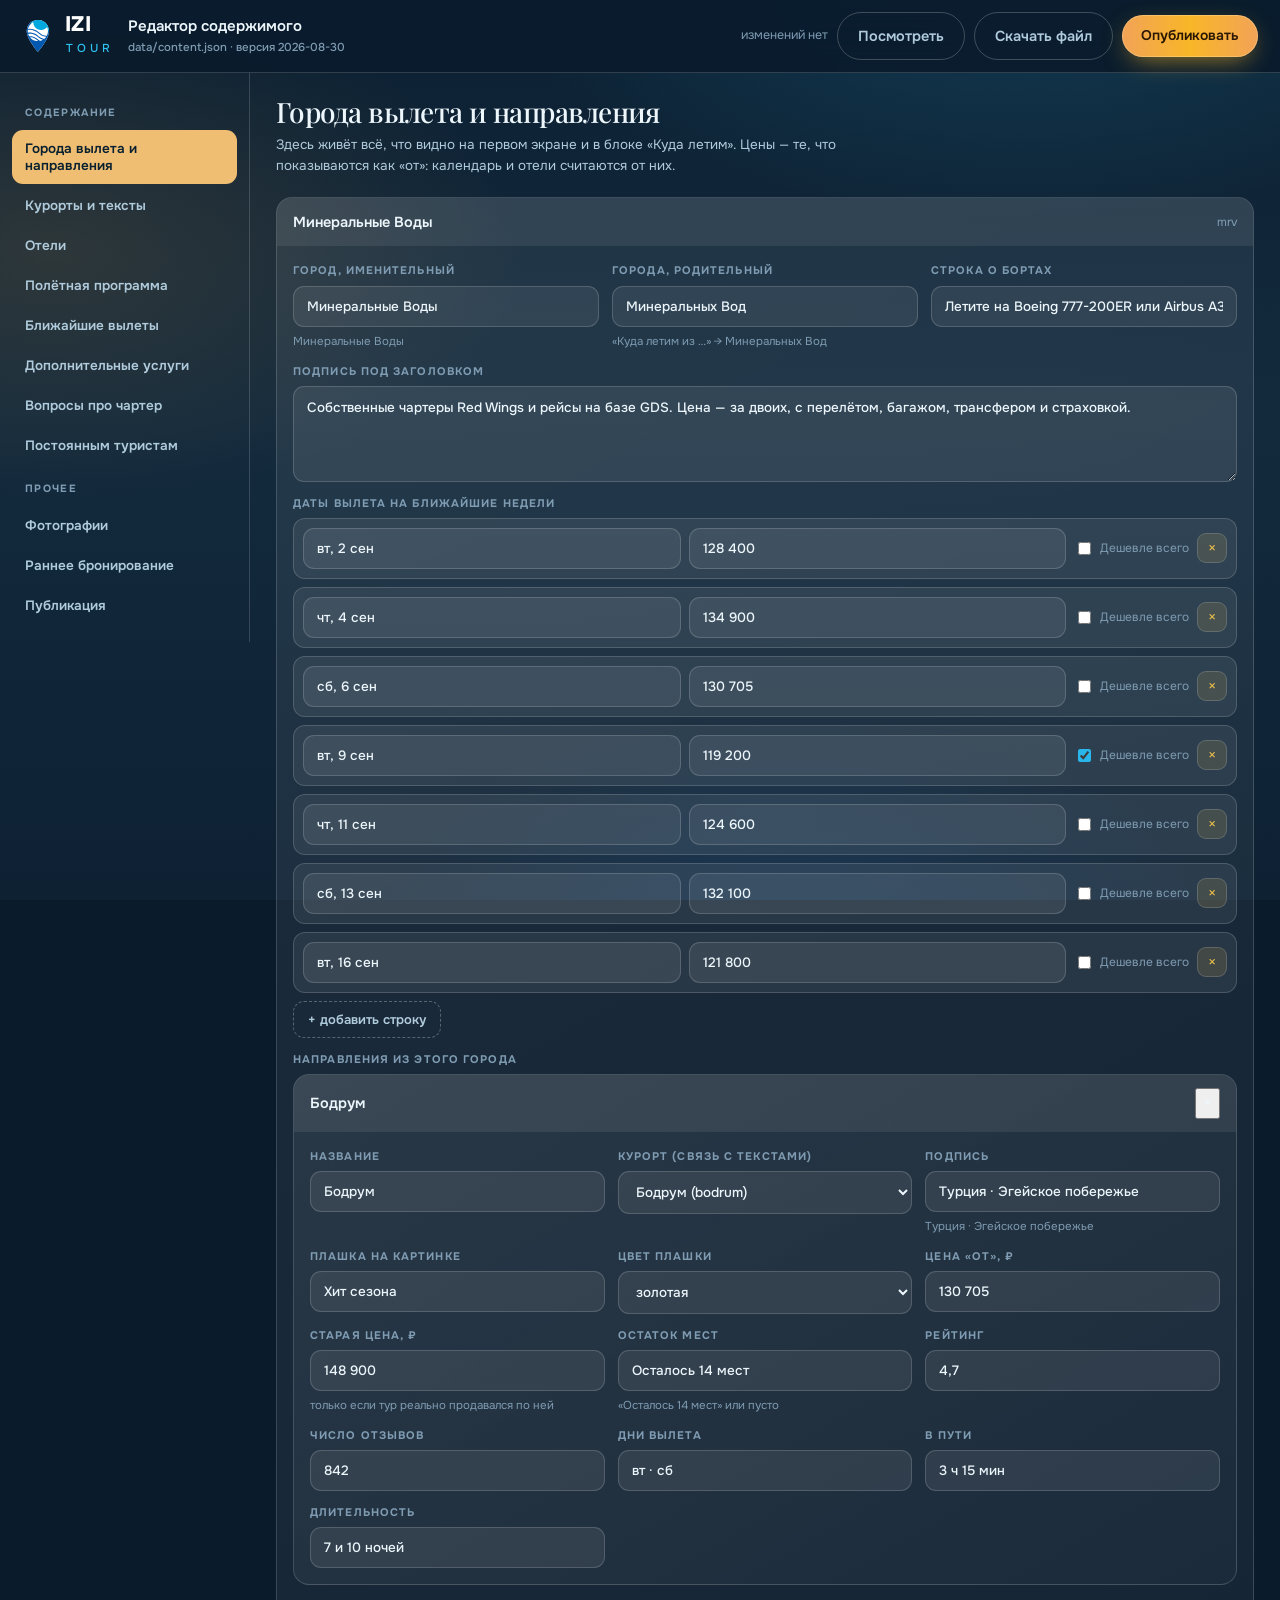
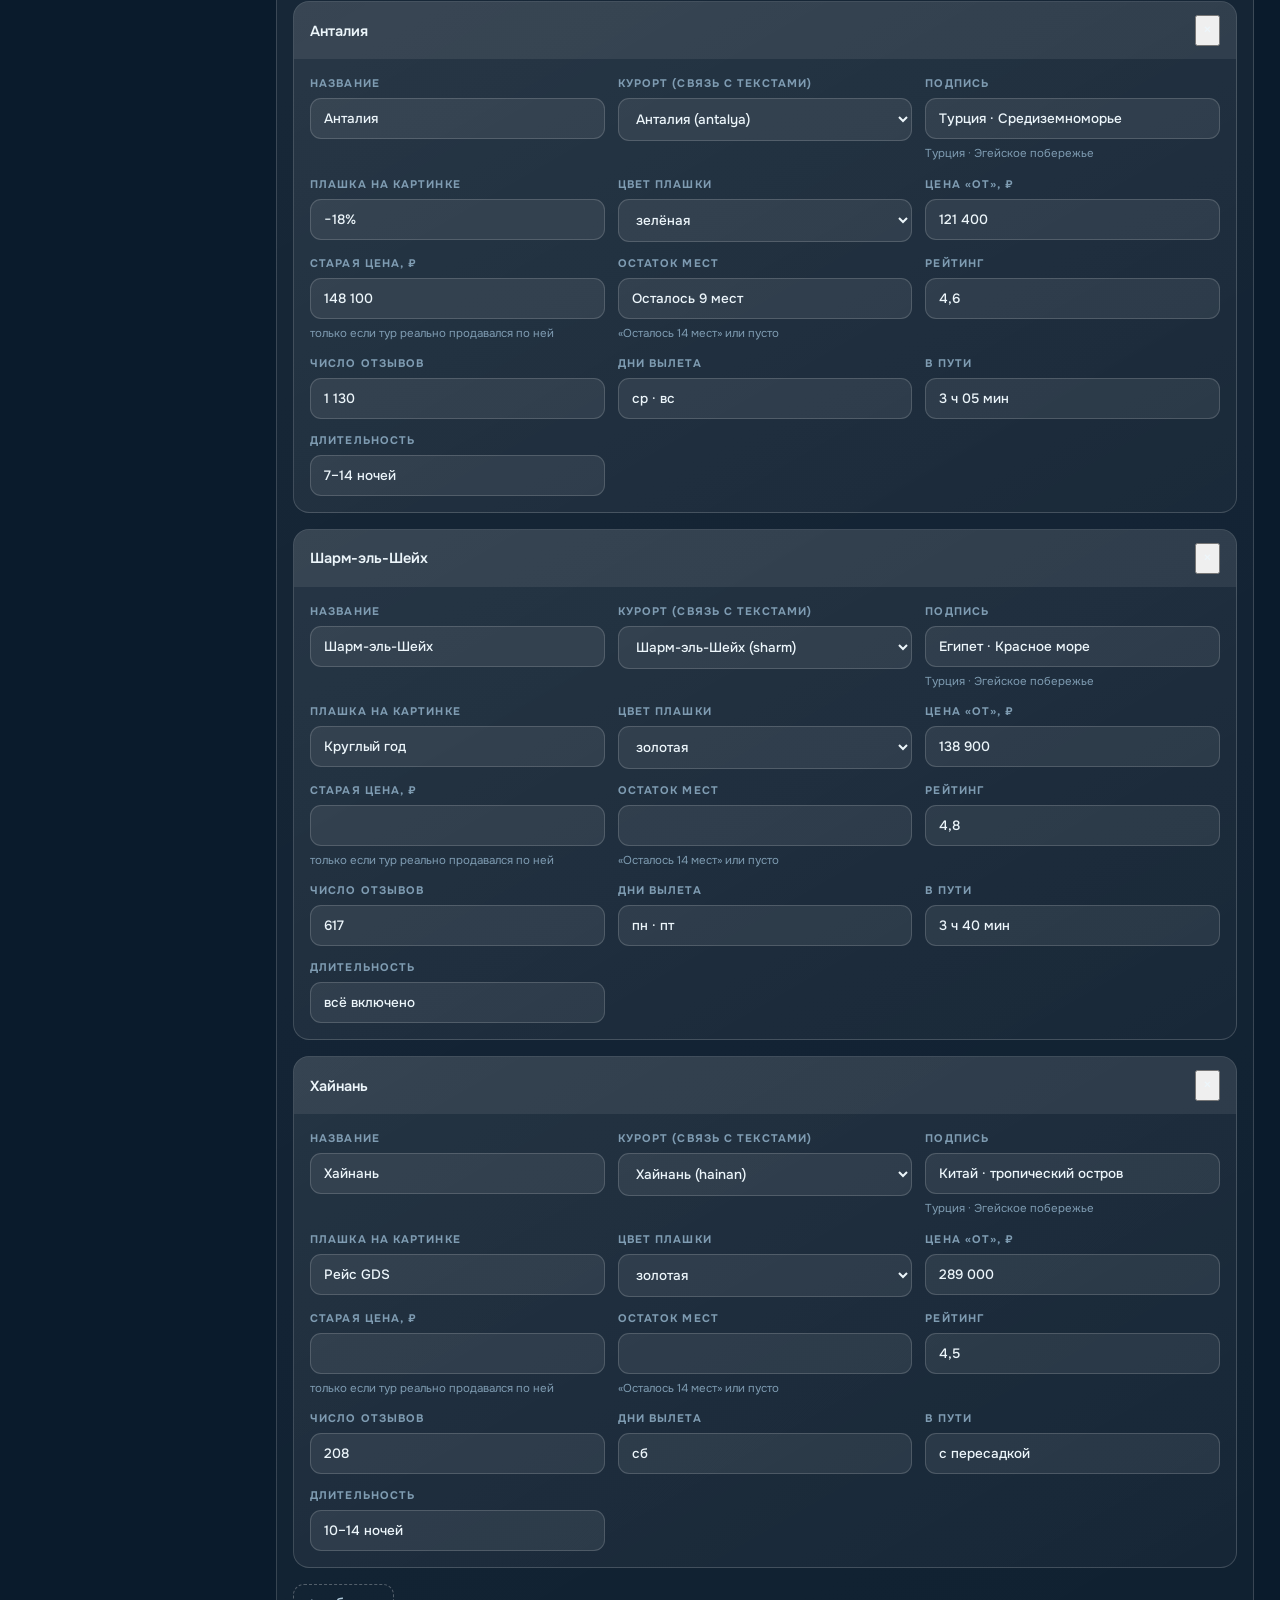
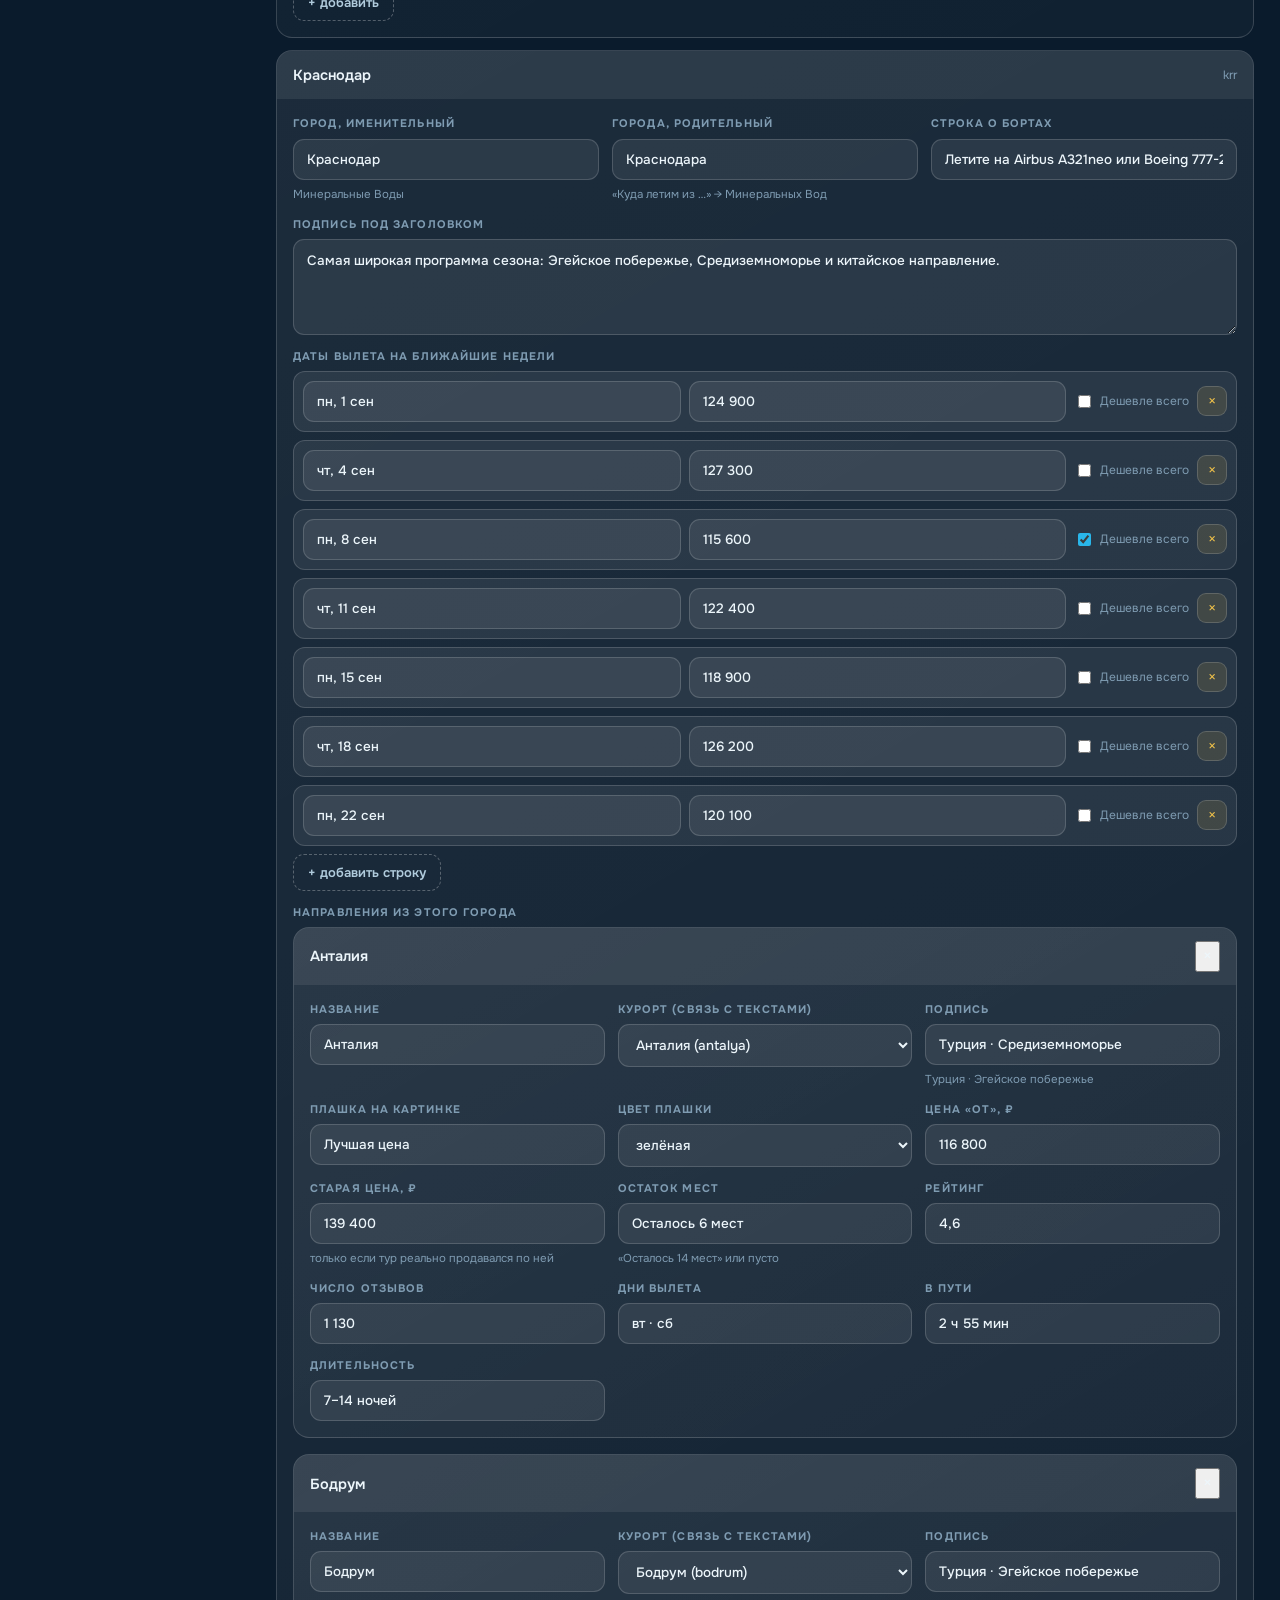
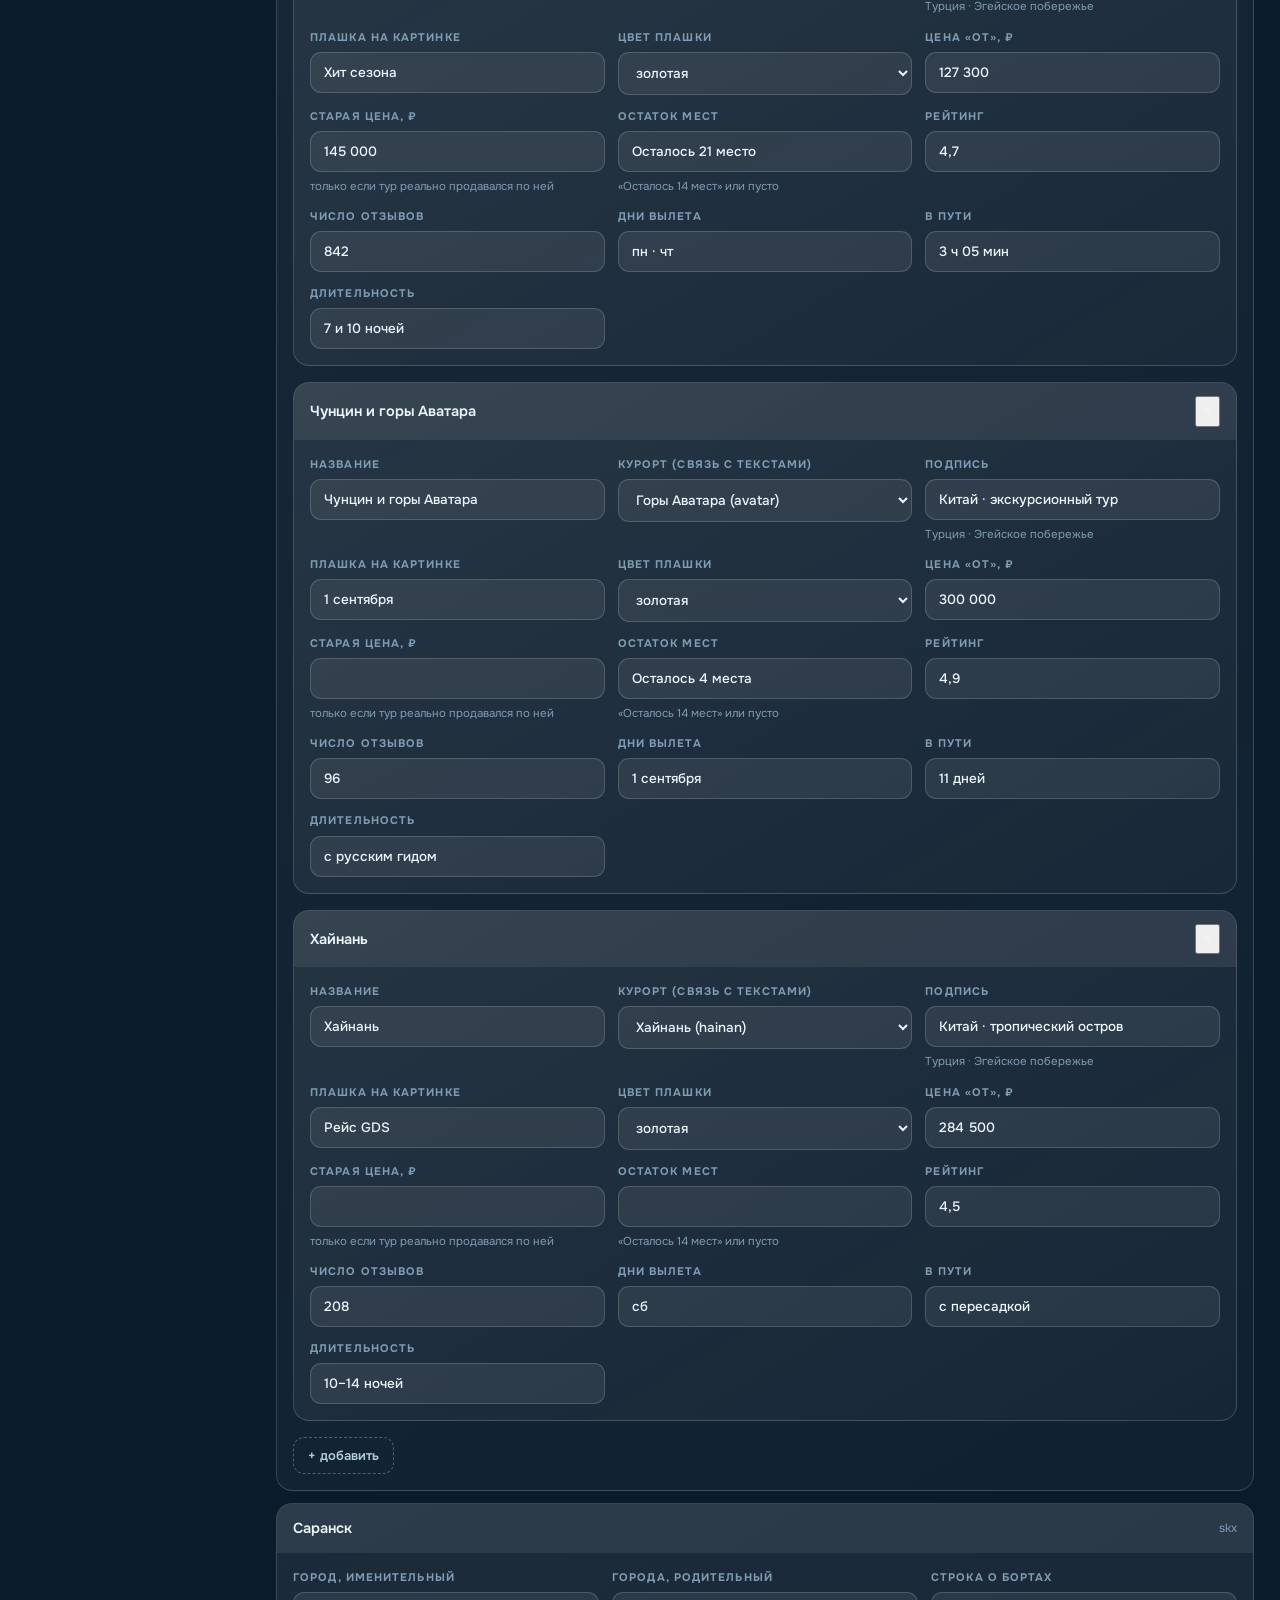
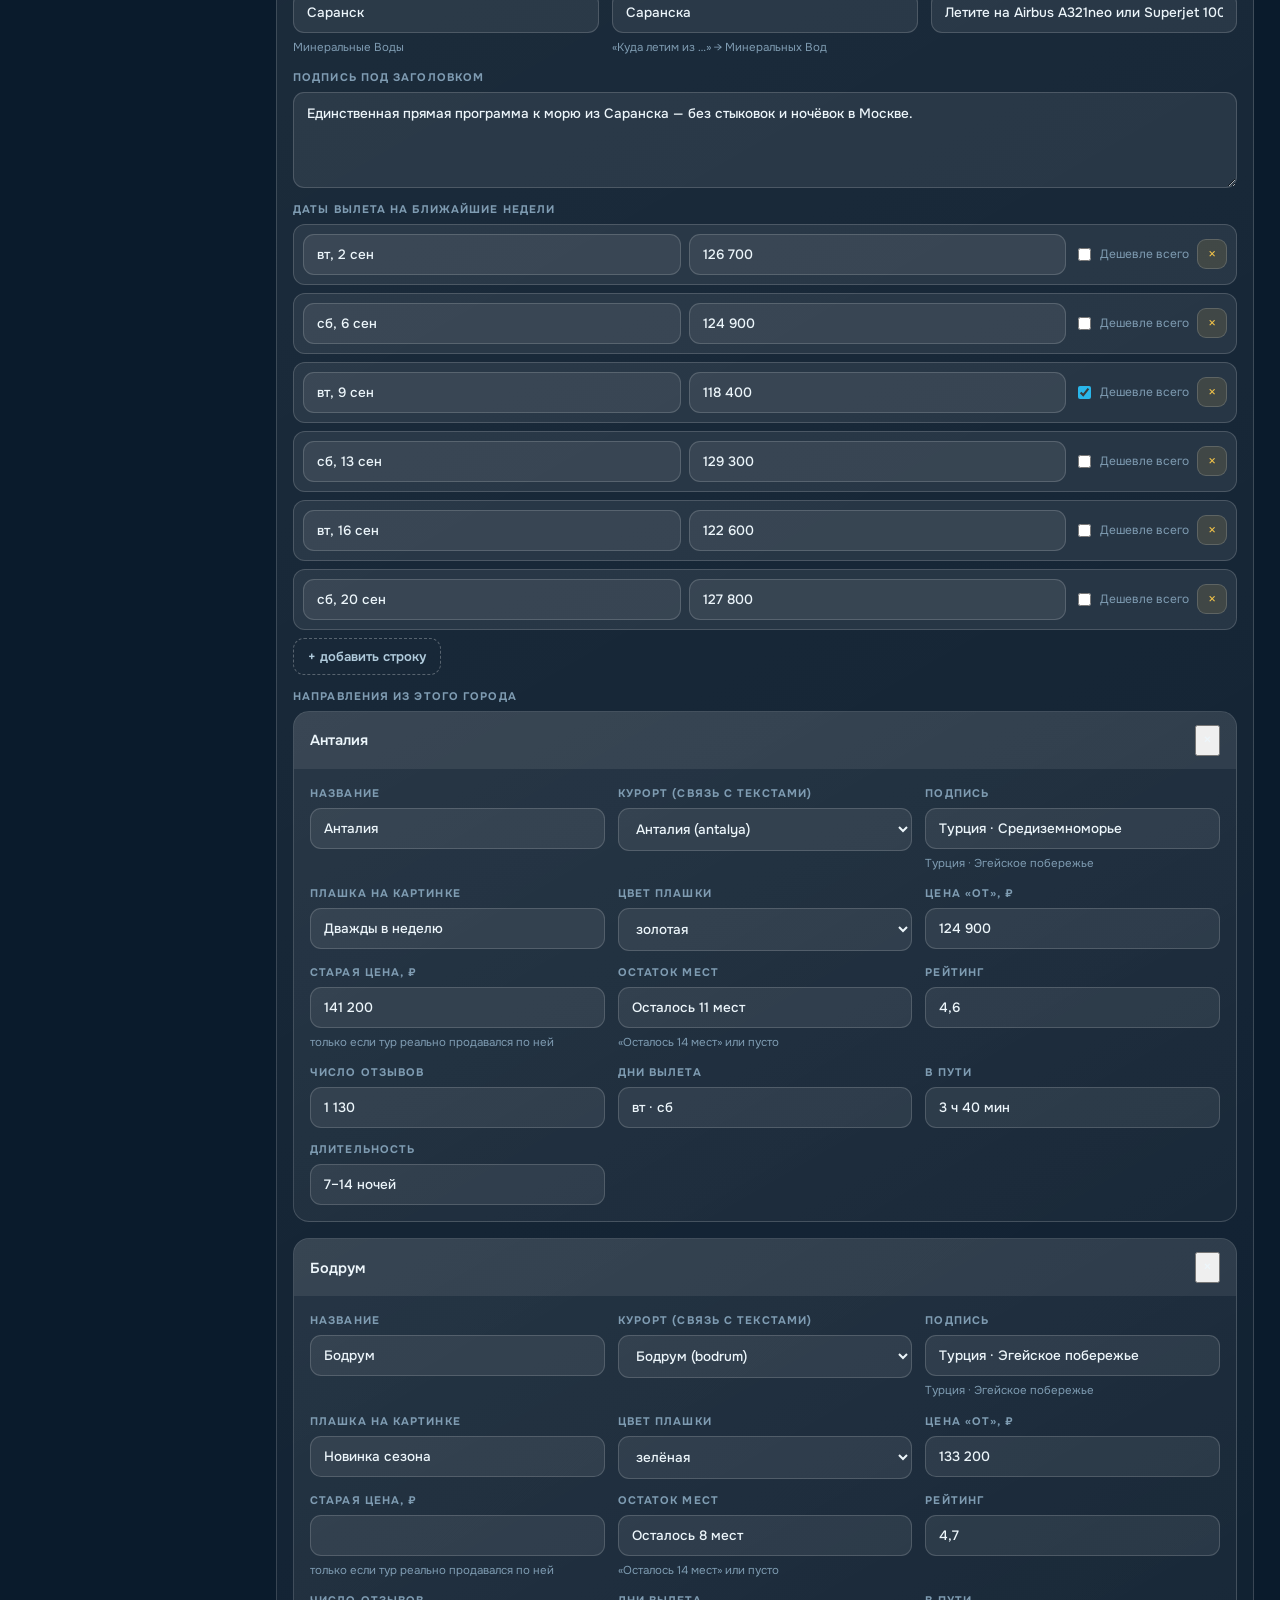
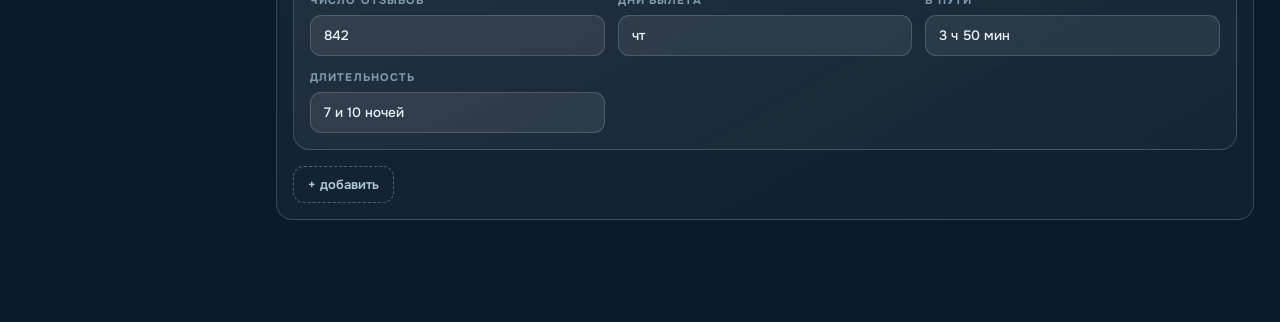
<file: admin.html>
<!doctype html>
<html lang="ru">
<head>
<title>Редактор сайта — IZI TOUR</title>
<meta charset="utf-8">
<meta name="viewport" content="width=device-width, initial-scale=1">
<meta name="robots" content="noindex, nofollow">
<meta name="theme-color" content="#0A1B2C">
<link rel="preconnect" href="https://fonts.googleapis.com">
<link rel="preconnect" href="https://fonts.gstatic.com" crossorigin>
<link rel="stylesheet" href="https://fonts.googleapis.com/css2?family=Onest:wght@400;500;600;700;800&family=Playfair+Display:wght@400;500&display=swap">
<link rel="stylesheet" href="assets/css/site.css">
<link rel="stylesheet" href="assets/css/pages.css">
<link rel="stylesheet" href="assets/css/admin.css">
</head>
<body>
<div class="adm">
<header class="adm-h">
  <a class="pglogo" href="index.html"><svg xmlns="http://www.w3.org/2000/svg" viewBox="0 0 48 68.3"><path d="M27.71 0.00C25.33 -0.41 21.56 -0.07 20.24 0.00C18.93 0.07 20.33 0.25 19.80 0.39C19.28 0.53 18.07 0.55 17.07 0.83C16.07 1.11 15.02 1.44 13.80 2.05C12.59 2.66 11.11 3.46 9.76 4.49C8.40 5.51 6.81 6.90 5.66 8.20C4.50 9.49 3.56 10.98 2.83 12.24C2.10 13.50 1.67 14.50 1.27 15.76C0.86 17.02 0.60 19.07 0.39 19.80C0.18 20.54 0.07 19.00 0.00 20.20C-0.07 21.39 -0.07 25.78 0.00 26.98C0.07 28.17 0.19 26.59 0.39 27.37C0.59 28.15 0.68 29.88 1.22 31.66C1.76 33.44 2.69 35.94 3.61 38.05C4.53 40.15 4.89 41.21 6.73 44.29C8.57 47.37 12.15 53.00 14.63 56.54C17.12 60.07 20.15 63.71 21.66 65.51C23.16 67.32 23.15 67.17 23.66 67.37C24.17 67.56 23.25 68.42 24.73 66.68C26.21 64.94 29.92 60.59 32.54 56.93C35.15 53.26 38.54 47.89 40.44 44.68C42.34 41.47 43.04 39.67 43.95 37.66C44.86 35.64 45.30 34.74 45.90 32.59C46.50 30.43 47.35 26.89 47.56 24.73C47.77 22.57 47.51 21.37 47.17 19.61C46.83 17.85 45.98 15.49 45.51 14.20C45.04 12.90 45.07 12.98 44.34 11.85C43.61 10.72 42.21 8.64 41.12 7.41C40.03 6.19 38.90 5.32 37.80 4.49C36.71 3.66 36.22 3.19 34.54 2.44C32.85 1.69 30.09 0.41 27.71 0.00Z" fill="#fff"/><path d="M8.29 5.71C7.54 6.57 9.10 6.91 9.37 7.17C9.63 7.43 9.17 7.67 9.90 7.27C10.63 6.86 12.93 4.24 13.76 4.73C14.59 5.23 14.35 8.64 14.88 10.24C15.41 11.85 15.95 13.02 16.93 14.34C17.90 15.66 19.48 17.17 20.73 18.15C21.98 19.12 23.00 19.65 24.44 20.20C25.88 20.74 27.76 21.28 29.37 21.41C30.97 21.54 32.52 21.33 34.05 20.98C35.58 20.63 36.98 20.20 38.54 19.32C40.10 18.43 42.50 16.13 43.41 15.66C44.33 15.19 43.76 15.85 44.00 16.49C44.24 17.13 44.66 18.35 44.88 19.51C45.10 20.67 44.95 22.76 45.32 23.46C45.68 24.17 46.71 23.76 47.07 23.76C47.44 23.75 47.50 24.11 47.51 23.41C47.53 22.72 47.50 21.08 47.17 19.56C46.85 18.04 46.30 15.98 45.56 14.29C44.82 12.60 43.46 10.55 42.73 9.41C42.00 8.28 42.00 8.29 41.17 7.46C40.34 6.63 39.14 5.41 37.76 4.44C36.37 3.46 34.28 2.28 32.88 1.61C31.47 0.94 30.11 0.64 29.32 0.44C28.52 0.24 28.37 0.46 28.10 0.39C27.83 0.32 29.02 0.07 27.71 0.00C26.40 -0.07 21.55 -0.07 20.24 0.00C18.93 0.07 20.39 0.25 19.85 0.39C19.32 0.53 18.02 0.56 17.02 0.83C16.03 1.10 15.36 1.19 13.90 2.00C12.45 2.81 9.05 4.85 8.29 5.71Z" fill="#00A8E0" fill-rule="evenodd"/><path d="M7.22 36.88C7.28 36.65 7.79 36.61 8.10 36.63C8.41 36.66 8.62 36.96 9.07 37.02C9.53 37.09 9.85 36.82 10.83 37.02C11.80 37.23 13.43 37.57 14.93 38.24C16.42 38.92 18.30 40.01 19.80 41.07C21.31 42.14 23.86 44.00 23.95 44.63C24.04 45.27 21.69 45.04 20.34 44.88C18.99 44.72 17.15 44.14 15.85 43.66C14.55 43.18 13.54 42.60 12.54 42.00C11.53 41.40 10.61 40.72 9.80 40.05C9.00 39.38 8.14 38.53 7.71 38.00C7.28 37.47 7.15 37.11 7.22 36.88ZM3.17 29.51C2.98 28.77 2.48 29.27 3.56 29.22C4.64 29.17 7.70 28.95 9.66 29.22C11.62 29.49 13.50 30.09 15.32 30.83C17.14 31.57 18.38 32.20 20.59 33.66C22.79 35.12 26.22 38.20 28.54 39.61C30.85 41.02 33.96 41.42 34.49 42.10C35.02 42.77 32.73 43.27 31.71 43.66C30.68 44.05 29.39 44.59 28.34 44.44C27.29 44.29 26.58 43.59 25.41 42.78C24.25 41.97 22.79 40.57 21.37 39.56C19.94 38.55 18.71 37.54 16.88 36.73C15.05 35.93 12.28 35.09 10.39 34.73C8.50 34.37 6.46 34.76 5.51 34.59C4.56 34.41 5.07 34.50 4.68 33.66C4.29 32.81 3.36 30.25 3.17 29.51ZM2.34 21.71C2.49 20.86 2.15 21.14 3.17 21.02C4.20 20.91 6.59 20.82 8.49 21.02C10.38 21.23 12.65 21.63 14.54 22.24C16.42 22.85 17.21 23.02 19.80 24.68C22.40 26.34 27.70 30.60 30.10 32.20C32.50 33.79 32.86 33.71 34.20 34.24C35.53 34.78 37.08 35.20 38.10 35.41C39.11 35.63 39.79 35.37 40.29 35.51C40.80 35.65 41.25 35.77 41.12 36.24C40.99 36.72 40.07 37.75 39.51 38.34C38.95 38.93 38.48 39.56 37.76 39.80C37.03 40.05 36.22 40.01 35.17 39.80C34.12 39.60 32.89 39.26 31.46 38.59C30.03 37.91 27.94 36.70 26.59 35.76C25.23 34.81 24.45 33.79 23.32 32.93C22.19 32.07 20.94 31.25 19.80 30.59C18.67 29.92 17.63 29.40 16.49 28.93C15.35 28.46 14.25 28.09 12.98 27.76C11.70 27.42 10.53 27.09 8.83 26.93C7.13 26.76 3.87 26.92 2.78 26.78C1.69 26.64 2.37 26.94 2.29 26.10C2.22 25.25 2.20 22.55 2.34 21.71ZM7.85 6.05C7.21 6.16 6.44 7.23 5.61 8.24C4.78 9.26 3.68 10.66 2.88 12.15C2.07 13.63 1.20 15.89 0.78 17.17C0.37 18.46 0.52 19.34 0.39 19.85C0.26 20.37 0.07 19.07 0.00 20.24C-0.07 21.42 -0.07 25.75 0.00 26.93C0.07 28.11 0.19 26.52 0.39 27.32C0.59 28.11 0.69 29.93 1.22 31.71C1.75 33.48 2.24 35.19 3.56 37.95C4.88 40.72 6.89 44.68 9.12 48.29C11.35 51.90 14.85 56.75 16.93 59.61C19.01 62.47 20.53 64.19 21.61 65.46C22.69 66.74 23.02 66.95 23.41 67.27C23.80 67.59 22.42 69.10 23.95 67.37C25.48 65.63 29.85 60.64 32.59 56.88C35.33 53.11 38.49 48.00 40.39 44.78C42.29 41.56 43.07 39.61 44.00 37.56C44.93 35.51 45.42 34.15 45.95 32.49C46.48 30.83 46.91 29.00 47.17 27.61C47.43 26.22 47.53 24.78 47.51 24.15C47.50 23.51 47.42 23.84 47.07 23.80C46.72 23.77 45.78 23.31 45.41 23.95C45.05 24.59 45.18 26.34 44.88 27.66C44.58 28.98 43.98 30.89 43.61 31.85C43.24 32.82 43.18 33.18 42.68 33.46C42.19 33.75 41.85 33.75 40.63 33.56C39.41 33.37 37.06 32.95 35.37 32.34C33.67 31.73 32.69 31.37 30.49 29.90C28.28 28.44 24.48 25.09 22.15 23.56C19.81 22.03 18.38 21.47 16.49 20.73C14.59 19.99 12.15 19.39 10.78 19.12C9.41 18.85 8.83 19.19 8.24 19.12C7.66 19.06 8.08 18.75 7.27 18.73C6.46 18.72 4.07 19.22 3.37 19.02C2.67 18.83 2.72 18.68 3.07 17.56C3.42 16.44 4.63 13.75 5.46 12.29C6.29 10.84 7.38 9.62 8.05 8.83C8.72 8.04 9.50 8.02 9.46 7.56C9.43 7.10 8.50 5.93 7.85 6.05Z" fill="#0058B0" fill-rule="evenodd"/></svg><span><b>IZI</b><em>TOUR</em></span></a>
  <div class="adm-t">Редактор содержимого<span id="admSrc">загружаю…</span></div>
  <div class="adm-act">
    <span class="adm-dirty clean" id="admDirty">изменений нет</span>
    <button class="bk-ghost" type="button" onclick="preview()">Посмотреть</button>
    <button class="bk-ghost" type="button" onclick="download()">Скачать файл</button>
    <button class="btn btn-ember btn-s" type="button" onclick="publish()">Опубликовать</button>
  </div>
</header>

<div class="adm-b">
  <nav class="adm-nav" id="admNav"></nav>
  <main class="adm-main" id="admMain"></main>
</div>
</div>

<script>
/* ==========================================================
   Редактор содержимого izi.tours
   Работает с одним файлом data/content.json и папкой assets/img.
   Ничего не знает про вёрстку сайта: правит только данные.
   ========================================================== */

var C=null, IMGS=[], NEWIMG={}, DIRTY=false, SEC='cities';
var CFG={owner:'airvolga3',repo:'izitours',branch:'main'};

/* ---------- схема форм ---------- */
var METAS=[['0','Дни вылета'],['1','Время в пути'],['2','Длительность']];
var SCHEMA={
 cities:{n:'Города вылета и направления',kind:'map',label:'from',
  lede:'Здесь живёт всё, что видно на первом экране и в блоке «Куда летим». Цены — те, что показываются как «от»: календарь и отели считаются от них.',
  f:[
   {k:'from',t:'text',n:'Город, именительный',h:'Минеральные Воды'},
   {k:'name',t:'text',n:'Города, родительный',h:'«Куда летим из …» → Минеральных Вод'},
   {k:'fleet',t:'text',n:'Строка о бортах'},
   {k:'note',t:'area',n:'Подпись под заголовком',w:1},
   {k:'cals',t:'tbl',n:'Даты вылета на ближайшие недели',w:1,
    cols:[[0,'Дата','text'],[1,'Цена, ₽','text'],[2,'Дешевле всего','bool']]},
   {k:'dirs',t:'list',n:'Направления из этого города',w:1,label:'t',
    f:[{k:'t',t:'text',n:'Название'},
       {k:'art',t:'res',n:'Курорт (связь с текстами)'},
       {k:'c',t:'text',n:'Подпись',h:'Турция · Эгейское побережье'},
       {k:'badge',t:'text',n:'Плашка на картинке'},
       {k:'bg',t:'sel',n:'Цвет плашки',opt:[['','золотая'],['mint','зелёная']]},
       {k:'p',t:'text',n:'Цена «от», ₽'},
       {k:'old',t:'text',n:'Старая цена, ₽',h:'только если тур реально продавался по ней'},
       {k:'left',t:'text',n:'Остаток мест',h:'«Осталось 14 мест» или пусто'},
       {k:'r',t:'text',n:'Рейтинг'},{k:'rn',t:'text',n:'Число отзывов'},
       {k:'meta.0',t:'text',n:'Дни вылета'},{k:'meta.1',t:'text',n:'В пути'},{k:'meta.2',t:'text',n:'Длительность'}]}
  ]},
 resorts:{n:'Курорты и тексты',kind:'arr',label:'n',
  lede:'Названия во всех падежах и четыре вкладки с описанием. Падежи нужны, чтобы получалось «до Бодрума», а не «до Бодрум».',
  f:[{k:'k',t:'text',n:'Ключ',h:'латиницей, совпадает с картинкой'},
     {k:'n',t:'text',n:'Название'},{k:'acc',t:'text',n:'Винительный',h:'вижу что — Анталию'},
     {k:'gen',t:'text',n:'Родительный',h:'до чего — Анталии'},{k:'prep',t:'text',n:'Предложный',h:'в чём — Анталии'},
     {k:'c',t:'text',n:'Страна и побережье',w:1},
     {k:'chips.0',t:'text',n:'Факт 1'},{k:'chips.1',t:'text',n:'Факт 2'},{k:'chips.2',t:'text',n:'Факт 3'},
     {k:'tabs',t:'tbl',n:'Вкладки: заголовок, текст, картинка',w:1,
      cols:[[0,'Вкладка','text'],[1,'Текст','area'],[2,'Картинка','img']]}]},
 stay:{n:'Отели',kind:'map2',label:'n',
  lede:'Отели по курортам. Коэффициент — во сколько раз отель дороже самого дешёвого на этом курорте; самый дешёвый всегда равен цене направления.',
  f:[{k:'id',t:'text',n:'Код'},{k:'n',t:'text',n:'Название'},
     {k:'s',t:'num',n:'Звёзды'},{k:'meal',t:'sel',n:'Питание',opt:[['завтрак','завтрак'],['полупансион','полупансион'],['всё включено','всё включено'],['без питания','без питания']]},
     {k:'line',t:'num',n:'Линия'},{k:'dist',t:'num',n:'Метров до моря'},
     {k:'r',t:'num',n:'Рейтинг'},{k:'rn',t:'num',n:'Отзывов'},
     {k:'k',t:'num',n:'Коэффициент цены'},
     {k:'kids',t:'bool',n:'Для детей'},{k:'kf',t:'bool',n:'Ребёнок бесплатно'},
     {k:'img',t:'img',n:'Главное фото'},
     {k:'about',t:'area',n:'Описание',w:1},
     {k:'gal',t:'gal',n:'Галерея',w:1},
     {k:'near',t:'tbl',n:'Что рядом',w:1,cols:[[0,'Значок','text'],[1,'Что рядом','text']]},
     {k:'rooms',t:'tbl',n:'Номера: название, описание, коэффициент к цене',w:1,
      cols:[[0,'Название','text'],[1,'Кто помещается','text'],[2,'Коэффициент','text']]}]},
 prog:{n:'Полётная программа',kind:'map3',
  lede:'Расписание сезона: по каким дням и в какой период летаем. Это же читают агентства.',
  f:[{k:'to',t:'text',n:'Направление'},{k:'k',t:'res',n:'Курорт'},
     {k:'days',t:'text',n:'Дни вылета'},{k:'per',t:'text',n:'Период программы'},
     {k:'plane',t:'text',n:'Борт'},{k:'n',t:'text',n:'Длительность'},{k:'p',t:'num',n:'Цена от, ₽'}]},
 soon:{n:'Ближайшие вылеты',kind:'map3',
  lede:'Места, которые не выкупили заранее. Если система бронирования не отдаёт остаток мест — этот блок лучше не показывать вовсе.',
  f:[{k:'to',t:'text',n:'Направление'},{k:'k',t:'res',n:'Курорт'},
     {k:'date',t:'text',n:'Дата'},{k:'wd',t:'text',n:'День недели'},
     {k:'n',t:'num',n:'Ночей'},{k:'seats',t:'num',n:'Осталось мест'},
     {k:'p',t:'num',n:'Цена, ₽'},{k:'was',t:'num',n:'Была, ₽'},{k:'plane',t:'text',n:'Борт'}]},
 addons:{n:'Дополнительные услуги',kind:'arr',label:'n',
  lede:'То, что предлагается на втором шаге бронирования. Считается за человека или за бронь.',
  f:[{k:'id',t:'text',n:'Код'},{k:'n',t:'text',n:'Название'},
     {k:'p',t:'num',n:'Цена, ₽'},{k:'per',t:'sel',n:'За что',opt:[['чел','за человека'],['бронь','за бронь']]},
     {k:'hot',t:'text',n:'Плашка',h:'«Берут чаще всего» или пусто'},
     {k:'d',t:'area',n:'Описание',w:1}]},
 faq:{n:'Вопросы про чартер',kind:'arr',label:'q',
  lede:'Каждый ответ — это обязательство. Перед публикацией их читает юрист оператора.',
  f:[{k:'q',t:'text',n:'Вопрос',w:1},{k:'a',t:'area',n:'Ответ',w:1}]},
 club:{n:'Постоянным туристам',kind:'arr',label:'n',
  lede:'Скидка постоянному туристу съедает маржу. Размер задаёт финансист, а не редактор.',
  f:[{k:'n',t:'text',n:'Уровень'},{k:'d',t:'text',n:'Скидка'},
     {k:'t',t:'lines',n:'Что даёт, по строке на пункт',w:1}]}
};
var ORDER=['cities','resorts','stay','prog','soon','addons','faq','club'];

/* ---------- утилиты ---------- */
function esc(v){return String(v==null?'':v).replace(/[&<>"]/g,function(c){return {'&':'&amp;','<':'&lt;','>':'&gt;','"':'&quot;'}[c];});}
function get(o,p){var a=String(p).split('.'),v=o;for(var i=0;i<a.length;i++){if(v==null)return '';v=v[a[i]];}return v==null?'':v;}
function set(o,p,val){var a=String(p).split('.'),v=o;for(var i=0;i<a.length-1;i++){if(v[a[i]]==null)v[a[i]]=(/^\d+$/.test(a[i+1])?[]:{});v=v[a[i]];}v[a[a.length-1]]=val;}
function dirty(){DIRTY=true;var e=document.getElementById('admDirty');e.textContent='есть несохранённые правки';e.className='adm-dirty';saveDraft();}
function saveDraft(){try{localStorage.setItem('izi_draft',JSON.stringify(C));}catch(e){}}
function log(msg,cls){var el=document.getElementById('admLog');if(!el)return;
  el.innerHTML+=(cls?'<'+cls+'>'+esc(msg)+'</'+cls+'>':esc(msg))+'\n';el.scrollTop=el.scrollHeight;}

/* ---------- загрузка ---------- */
function boot(){
  Promise.all([
    fetch('data/content.json',{cache:'no-cache'}).then(function(r){return r.ok?r.json():null;}).catch(function(){return null;}),
    fetch('data/images.json',{cache:'no-cache'}).then(function(r){return r.ok?r.json():[];}).catch(function(){return [];})
  ]).then(function(a){
    IMGS=a[1]||[];
    var draft=null; try{draft=JSON.parse(localStorage.getItem('izi_draft')||'null');}catch(e){}
    if(a[0]&&draft&&confirm('В браузере есть несохранённый черновик. Продолжить с ним?\n\nОК — черновик, Отмена — то, что опубликовано на сайте.')){
      C=draft; document.getElementById('admSrc').textContent='черновик из браузера'; DIRTY=true;
      document.getElementById('admDirty').textContent='есть несохранённые правки';
      document.getElementById('admDirty').className='adm-dirty';
    } else {
      C=a[0]; localStorage.removeItem('izi_draft');
      document.getElementById('admSrc').textContent = C? ('data/content.json · версия '+(C.version||'—')) : 'файл не найден';
    }
    if(!C){ document.getElementById('admMain').innerHTML='<h2>Не нашёл data/content.json</h2>'+
      '<p class="adm-lede">Редактор открывается только вместе с сайтом. Откройте его по адресу сайта, а не двойным щелчком по файлу.</p>'; return; }
    nav(); show(SEC);
  });
}

function nav(){
  var h='<em>Содержание</em>';
  ORDER.forEach(function(k){ h+='<button type="button" onclick="show(\''+k+'\')" id="nav-'+k+'">'+SCHEMA[k].n+'</button>'; });
  h+='<em>Прочее</em>';
  h+='<button type="button" onclick="show(\'imgs\')" id="nav-imgs">Фотографии</button>';
  h+='<button type="button" onclick="show(\'eb\')" id="nav-eb">Раннее бронирование</button>';
  h+='<button type="button" onclick="show(\'set\')" id="nav-set">Публикация</button>';
  document.getElementById('admNav').innerHTML=h;
}
function show(k){
  SEC=k;
  document.querySelectorAll('.adm-nav button').forEach(function(b){b.classList.remove('on');});
  var a=document.getElementById('nav-'+k); if(a)a.classList.add('on');
  var m=document.getElementById('admMain');
  if(k==='imgs') return imgsView(m);
  if(k==='set') return setView(m);
  if(k==='eb') return ebView(m);
  var S=SCHEMA[k];
  m.innerHTML='<h2>'+S.n+'</h2><p class="adm-lede">'+S.lede+'</p><div id="secBody"></div>';
  render(k);
  window.scrollTo(0,0);
}

/* ---------- отрисовка форм ---------- */
function fieldHtml(path,f,val){
  var id='f_'+path.replace(/[^a-z0-9]/gi,'_');
  var w=f.w?' style="grid-column:1/-1"':'';
  var inner='';
  if(f.t==='area') inner='<textarea id="'+id+'" oninput="edit(this,\''+path+'\',\'s\')">'+esc(val)+'</textarea>';
  else if(f.t==='lines') inner='<textarea id="'+id+'" oninput="edit(this,\''+path+'\',\'lines\')">'+esc((val||[]).join('\n'))+'</textarea>';
  else if(f.t==='num') inner='<input type="number" step="any" id="'+id+'" value="'+esc(val)+'" oninput="edit(this,\''+path+'\',\'n\')">';
  else if(f.t==='bool') return '<div class="fld bool"'+w+'><input type="checkbox" id="'+id+'"'+(val?' checked':'')+' onchange="edit(this,\''+path+'\',\'b\')"><label for="'+id+'">'+f.n+'</label></div>';
  else if(f.t==='sel') inner='<select id="'+id+'" onchange="edit(this,\''+path+'\',\'s\')">'+f.opt.map(function(o){
      return '<option value="'+esc(o[0])+'"'+(String(val)===String(o[0])?' selected':'')+'>'+esc(o[1])+'</option>';}).join('')+'</select>';
  else if(f.t==='res') inner='<select id="'+id+'" onchange="edit(this,\''+path+'\',\'s\')">'+(C.resorts||[]).map(function(r){
      return '<option value="'+esc(r.k)+'"'+(val===r.k?' selected':'')+'>'+esc(r.n)+' ('+esc(r.k)+')</option>';}).join('')+'</select>';
  else if(f.t==='img') inner=imgSel(id,path,val);
  else inner='<input type="text" id="'+id+'" value="'+esc(val)+'" oninput="edit(this,\''+path+'\',\'s\')">';
  return '<div class="fld"'+w+'><label for="'+id+'">'+f.n+'</label>'+inner+
    (f.h?'<span class="hint">'+esc(f.h)+'</span>':'')+'</div>';
}
/* В списке — и файлы с сайта, и только что загруженные, и всё, на что уже
   ссылаются данные: иначе опубликованная вчера картинка пропала бы из выбора. */
function usedImgs(){
  var out=[];
  try{
    (C.resorts||[]).forEach(function(r){ (r.tabs||[]).forEach(function(t){ if(t&&t[2]) out.push(t[2]); }); });
    Object.keys(C.stay||{}).forEach(function(k){ (C.stay[k]||[]).forEach(function(h){
      if(h.img) out.push(h.img); (h.gal||[]).forEach(function(g){ if(g) out.push(g); }); }); });
  }catch(e){}
  return out;
}
function allImgs(){
  return IMGS.concat(Object.keys(NEWIMG)).concat(usedImgs())
    .filter(function(v,i,a){ return v && a.indexOf(v)===i; }).sort();
}
function imgSel(id,path,val){
  var all=allImgs();
  return '<div class="imgpick"><img src="'+imgSrc(val)+'" alt="" onerror="this.style.opacity=.2">'+
    '<select id="'+id+'" onchange="edit(this,\''+path+'\',\'s\');show(SEC)"><option value="">— нет —</option>'+
    all.map(function(k){return '<option value="'+esc(k)+'"'+(val===k?' selected':'')+'>'+esc(k)+'</option>';}).join('')+
    '</select></div>';
}
function imgSrc(k){ if(!k) return ''; if(NEWIMG[k]) return NEWIMG[k].url; return 'assets/img/'+k+'.webp'; }

function edit(el,path,kind){
  var v = kind==='b'? el.checked : (kind==='n'? (el.value===''?'':parseFloat(el.value)) : (kind==='lines'? el.value.split('\n').filter(function(x){return x.trim();}) : el.value));
  set(C,path,v); dirty();
}

function group(title,sub,body,one){
  return '<div class="grp"><div class="grp-h"><b>'+esc(title)+'</b><i>'+esc(sub||'')+'</i></div>'+
    '<div class="grp-b'+(one?' one':'')+'">'+body+'</div></div>';
}
function fieldsFor(S,path,obj){
  return S.f.map(function(f){
    if(f.t==='tbl') return tblHtml(path+'.'+f.k,f,get(obj,f.k)||[]);
    if(f.t==='list') return listHtml(path+'.'+f.k,f,get(obj,f.k)||[]);
    if(f.t==='gal') return galHtml(path+'.'+f.k,f,get(obj,f.k)||[]);
    return fieldHtml(path+'.'+f.k,f,get(obj,f.k));
  }).join('');
}
function tblHtml(path,f,arr){
  var h='<div class="fld" style="grid-column:1/-1"><label>'+f.n+'</label><div class="rows">';
  arr.forEach(function(row,i){
    h+='<div class="row">'+f.cols.map(function(c){
      var p=path+'.'+i+'.'+c[0], v=row[c[0]];
      if(c[2]==='bool') return '<label><input type="checkbox"'+(v?' checked':'')+' onchange="edit(this,\''+p+'\',\'b\')"> '+c[1]+'</label>';
      if(c[2]==='img') return imgSel('t_'+i,p,v);
      if(c[2]==='area') return '<input type="text" value="'+esc(v)+'" placeholder="'+c[1]+'" style="flex:3 1 320px" oninput="edit(this,\''+p+'\',\'s\')">';
      return '<input type="text" value="'+esc(v)+'" placeholder="'+c[1]+'" oninput="edit(this,\''+p+'\',\'s\')">';
    }).join('')+'<button class="del" type="button" title="Удалить" onclick="rm(\''+path+'\','+i+')">×</button></div>';
  });
  h+='<button class="addbtn" type="button" onclick="add(\''+path+'\',\'row\','+f.cols.length+')">+ добавить строку</button>';
  return h+'</div></div>';
}
function galHtml(path,f,arr){
  var h='<div class="fld" style="grid-column:1/-1"><label>'+f.n+'</label><div class="rows">';
  arr.forEach(function(k,i){
    h+='<div class="row">'+imgSel('g_'+i,path+'.'+i,k)+
       '<button class="del" type="button" onclick="rm(\''+path+'\','+i+')">×</button></div>';
  });
  h+='<button class="addbtn" type="button" onclick="addStr(\''+path+'\')">+ добавить фото</button>';
  return h+'</div></div>';
}
function addStr(path){ var a=get(C,path); if(!Array.isArray(a)){ set(C,path,[]); a=get(C,path); } a.push(''); dirty(); show(SEC); }
function listHtml(path,f,arr){
  var h='<div class="fld" style="grid-column:1/-1"><label>'+f.n+'</label>';
  arr.forEach(function(it,i){
    h+='<div class="grp" style="margin-bottom:10px"><div class="grp-h"><b>'+esc(it[f.label]||('№'+(i+1)))+'</b>'+
       '<button class="del" type="button" onclick="rm(\''+path+'\','+i+')">×</button></div><div class="grp-b">'+
       f.f.map(function(ff){ return fieldHtml(path+'.'+i+'.'+ff.k,ff,get(it,ff.k)); }).join('')+'</div></div>';
  });
  h+='<button class="addbtn" type="button" onclick="add(\''+path+'\',\'obj\')">+ добавить</button>';
  return h+'</div>';
}
function rm(path,i){ if(!confirm('Удалить эту запись?'))return; var a=get(C,path); a.splice(i,1); dirty(); show(SEC); }
function add(path,kind,cols){ var a=get(C,path);
  if(kind==='row'){ var r=[]; for(var i=0;i<cols;i++) r.push(''); a.push(r); }
  else a.push({});
  dirty(); show(SEC); }

function render(k){
  var S=SCHEMA[k], body=document.getElementById('secBody'), h='';
  if(S.kind==='map'){
    Object.keys(C[k]).forEach(function(ck){
      h+=group(C[k][ck][S.label]||ck, ck, fieldsFor(S,k+'.'+ck,C[k][ck]));
    });
  } else if(S.kind==='arr'){
    C[k].forEach(function(it,i){
      h+=group(it[S.label]||('№'+(i+1)),'', fieldsFor(S,k+'.'+i,it)+
        '<div style="grid-column:1/-1"><button class="del" type="button" onclick="rm(\''+k+'\','+i+')">× удалить</button></div>');
    });
    h+='<button class="addbtn" type="button" onclick="add(\''+k+'\',\'obj\')">+ добавить</button>';
  } else if(S.kind==='map2'){
    Object.keys(C[k]).forEach(function(rk){
      h+='<h3 style="margin:22px 0 10px;font-size:17px;color:var(--gold)">'+esc(rk)+'</h3>';
      C[k][rk].forEach(function(it,i){
        h+=group(it[S.label]||('№'+(i+1)),'', fieldsFor(S,k+'.'+rk+'.'+i,it)+
          '<div style="grid-column:1/-1"><button class="del" type="button" onclick="rm(\''+k+'.'+rk+'\','+i+')">× удалить</button></div>');
      });
      h+='<button class="addbtn" type="button" onclick="add(\''+k+'.'+rk+'\',\'obj\')">+ добавить отель</button>';
    });
  } else if(S.kind==='map3'){
    Object.keys(C[k]).forEach(function(ck){
      h+='<h3 style="margin:22px 0 10px;font-size:17px;color:var(--gold)">'+esc(cityName(ck))+'</h3>';
      C[k][ck].forEach(function(it,i){
        h+=group(it.to||('№'+(i+1)),'', fieldsFor(S,k+'.'+ck+'.'+i,it)+
          '<div style="grid-column:1/-1"><button class="del" type="button" onclick="rm(\''+k+'.'+ck+'\','+i+')">× удалить</button></div>');
      });
      h+='<button class="addbtn" type="button" onclick="add(\''+k+'.'+ck+'\',\'obj\')">+ добавить строку</button>';
    });
  }
  body.innerHTML=h;
}
function cityName(k){ return (C.cities&&C.cities[k]&&C.cities[k].from)||k; }

/* ---------- раннее бронирование ---------- */
function ebView(m){
  var e=C.eb||{base:{},tiers:[]};
  var h='<h2>Раннее бронирование</h2><p class="adm-lede">Этапы со скидками и цены будущего сезона. Даты этапов — из приказа оператора: таймер на сайте считает до ближайшей.</p>';
  h+='<div class="grp"><div class="grp-h"><b>Этапы</b></div><div class="grp-b one"><div class="rows">';
  (e.tiers||[]).forEach(function(t,i){
    h+='<div class="row"><input type="text" value="'+esc(t.till||'')+'" placeholder="ГГГГ-ММ-ДД или пусто" oninput="edit(this,\'eb.tiers.'+i+'.till\',\'s\')">'+
       '<input type="text" value="'+esc(t.label||'')+'" placeholder="Подпись" oninput="edit(this,\'eb.tiers.'+i+'.label\',\'s\')">'+
       '<input type="number" value="'+esc(t.d)+'" placeholder="Скидка, %" oninput="edit(this,\'eb.tiers.'+i+'.d\',\'n\')">'+
       '<button class="del" type="button" onclick="rm(\'eb.tiers\','+i+')">×</button></div>';
  });
  h+='<button class="addbtn" type="button" onclick="add(\'eb.tiers\',\'obj\')">+ этап</button></div></div></div>';
  h+='<div class="grp"><div class="grp-h"><b>Цены будущего сезона по городам</b></div><div class="grp-b">';
  Object.keys(e.base||{}).forEach(function(ck){
    h+=fieldHtml('eb.base.'+ck+'.to',{t:'text',n:cityName(ck)+' · направление'},e.base[ck].to);
    h+=fieldHtml('eb.base.'+ck+'.k',{t:'res',n:cityName(ck)+' · курорт'},e.base[ck].k);
    h+=fieldHtml('eb.base.'+ck+'.p',{t:'num',n:cityName(ck)+' · базовая цена, ₽'},e.base[ck].p);
  });
  h+='</div></div>';
  h+='<div class="grp"><div class="grp-h"><b>Коэффициенты размещения</b></div><div class="grp-b">'+
     fieldHtml('paxK.single',{t:'num',n:'Один взрослый',h:'доплата за одноместное, 1.35 = +35%'},get(C,'paxK.single'))+
     fieldHtml('paxK.extraAdult',{t:'num',n:'Третий и далее взрослый',h:'доля от половины цены'},get(C,'paxK.extraAdult'))+
     fieldHtml('paxK.child',{t:'num',n:'Ребёнок 2–11',h:'доля от половины цены'},get(C,'paxK.child'))+
     fieldHtml('paxK.infant',{t:'num',n:'Малыш до 2 лет, ₽',h:'фиксированный сбор'},get(C,'paxK.infant'))+
     '</div></div>';
  m.innerHTML=h; window.scrollTo(0,0);
}

/* ---------- фотографии ---------- */
function imgsView(m){
  var h='<h2>Фотографии</h2><p class="adm-lede">Перетащите файлы сюда — они уменьшатся до 1600 пикселей и превратятся в WebP прямо в браузере. Имя файла станет ключом: его выбирают в полях «Картинка».</p>';
  h+='<div class="drop" id="drop"><b>Перетащите фотографии сюда</b>или <label style="color:var(--azure);cursor:pointer;text-decoration:underline">выберите файлы<input type="file" accept="image/*" multiple hidden onchange="pick(this.files)"></label></div>';
  var all=allImgs();
  h+='<div class="imgs">'+all.map(function(k){
    var isNew=!!NEWIMG[k];
    return '<div class="imgc'+(isNew?' new':'')+'"><img loading="lazy" src="'+imgSrc(k)+'" alt=""><b>'+esc(k)+'</b>'+
      '<span>'+(isNew? ('новая · '+Math.round(NEWIMG[k].bytes/1024)+' КБ') : 'на сайте')+'</span></div>';
  }).join('')+'</div>';
  m.innerHTML=h;
  var d=document.getElementById('drop');
  ['dragenter','dragover'].forEach(function(e){d.addEventListener(e,function(ev){ev.preventDefault();d.classList.add('over');});});
  ['dragleave','drop'].forEach(function(e){d.addEventListener(e,function(ev){ev.preventDefault();d.classList.remove('over');});});
  d.addEventListener('drop',function(ev){ pick(ev.dataTransfer.files); });
  window.scrollTo(0,0);
}
var TRANSLIT={'а':'a','б':'b','в':'v','г':'g','д':'d','е':'e','ё':'e','ж':'zh','з':'z','и':'i','й':'y',
 'к':'k','л':'l','м':'m','н':'n','о':'o','п':'p','р':'r','с':'s','т':'t','у':'u','ф':'f','х':'h',
 'ц':'c','ч':'ch','ш':'sh','щ':'sch','ъ':'','ы':'y','ь':'','э':'e','ю':'yu','я':'ya'};
/* Имя файла становится ключом картинки. Кириллицу переводим в латиницу,
   иначе «Отель Тест.jpg» превратился бы в пустую строку. */
function slug(name){
  var s=String(name).toLowerCase().split('').map(function(ch){
    return TRANSLIT[ch]!==undefined? TRANSLIT[ch] : ch; }).join('');
  s=s.replace(/[^a-z0-9]+/g,'_').replace(/^_+|_+$/g,'');
  if(!s) s='foto_'+Date.now().toString(36);
  if(/^[0-9]/.test(s)) s='img_'+s;
  return s.slice(0,48);
}
function pick(files){
  var list=Array.prototype.slice.call(files||[]);
  if(!list.length) return;
  var done=0;
  list.forEach(function(f){
    if(!/^image\//.test(f.type)) { done++; return; }
    var key=slug(f.name.replace(/\.[^.]+$/,''));
    var img=new Image(), url=URL.createObjectURL(f);
    img.onload=function(){
      var w=img.width,hh=img.height,max=1600;
      if(w>max){ hh=Math.round(hh*max/w); w=max; }
      var cv=document.createElement('canvas'); cv.width=w; cv.height=hh;
      cv.getContext('2d').drawImage(img,0,0,w,hh);
      cv.toBlob(function(bl){
        var fr=new FileReader();
        fr.onload=function(){
          NEWIMG[key]={url:fr.result, b64:String(fr.result).split(',')[1], bytes:bl.size};
          done++; if(done===list.length){ dirty(); imgsView(document.getElementById('admMain')); }
        };
        fr.readAsDataURL(bl);
        URL.revokeObjectURL(url);
      },'image/webp',0.82);
    };
    img.onerror=function(){ done++; };
    img.src=url;
  });
}

/* ---------- публикация ---------- */
function setView(m){
  m.innerHTML='<h2>Публикация</h2>'+
   '<p class="adm-lede">Правки уходят прямо в репозиторий сайта. Через минуту-полторы GitHub пересобирает страницу, и их видно всем.</p>'+
   '<div class="setbox"><h3>Куда публикуем</h3>'+
   '<div class="fld"><label>Владелец</label><input type="text" id="sOwner" value="'+esc(CFG.owner)+'"></div>'+
   '<div class="fld"><label>Репозиторий</label><input type="text" id="sRepo" value="'+esc(CFG.repo)+'"></div>'+
   '<div class="fld"><label>Ветка</label><input type="text" id="sBranch" value="'+esc(CFG.branch)+'"></div>'+
   '<div class="fld"><label>Ключ доступа</label><input type="text" id="sToken" value="'+esc(localStorage.getItem('izi_token')||'')+'" placeholder="github_pat_…">'+
   '<span class="hint">Создаётся на github.com → Settings → Developer settings → Fine-grained tokens. Дайте доступ только к репозиторию '+esc(CFG.repo)+' и только право Contents: Read and write.</span></div>'+
   '<button class="btn btn-ember btn-s" type="button" onclick="saveCfg()">Запомнить</button>'+
   '<p class="adm-note adm-warn"><b>Про ключ честно.</b> Он хранится в этом браузере и даёт право менять файлы репозитория. Кто сядет за этот компьютер — сможет им воспользоваться. Не открывайте редактор на общем компьютере, а если ключ утёк — удалите его на GitHub, он отзывается одной кнопкой. Когда сайт переедет на свой сервер, вход будет обычный: логин и пароль.</p>'+
   '</div><div class="log" id="admLog">готов к работе\n</div>';
  window.scrollTo(0,0);
}
function saveCfg(){
  CFG.owner=document.getElementById('sOwner').value.trim();
  CFG.repo=document.getElementById('sRepo').value.trim();
  CFG.branch=document.getElementById('sBranch').value.trim()||'main';
  localStorage.setItem('izi_cfg',JSON.stringify(CFG));
  localStorage.setItem('izi_token',document.getElementById('sToken').value.trim());
  log('настройки сохранены','b');
}
function tok(){ return localStorage.getItem('izi_token')||''; }

function ghHeaders(){ return {'Authorization':'Bearer '+tok(),'Accept':'application/vnd.github+json','X-GitHub-Api-Version':'2022-11-28'}; }
function ghUrl(path){ return 'https://api.github.com/repos/'+CFG.owner+'/'+CFG.repo+'/contents/'+path; }
function ghGetSha(path){
  return fetch(ghUrl(path)+'?ref='+encodeURIComponent(CFG.branch),{headers:ghHeaders()})
    .then(function(r){ return r.ok? r.json().then(function(j){return j.sha;}) : null; })
    .catch(function(){ return null; });
}
function ghPut(path,b64,msg){
  return ghGetSha(path).then(function(sha){
    var body={message:msg,content:b64,branch:CFG.branch};
    if(sha) body.sha=sha;
    return fetch(ghUrl(path),{method:'PUT',headers:ghHeaders(),body:JSON.stringify(body)})
      .then(function(r){ if(!r.ok) return r.text().then(function(t){ throw new Error(r.status+' '+t.slice(0,160)); }); return r.json(); });
  });
}
function b64(str){ return btoa(unescape(encodeURIComponent(str))); }

function publish(){
  if(!tok()){ show('set'); setTimeout(function(){alert('Сначала впишите ключ доступа и нажмите «Запомнить».');},50); return; }
  if(!confirm('Опубликовать правки на сайте?\n\nОни станут видны всем через минуту-полторы.')) return;
  show('set');
  setTimeout(function(){
    C.version=new Date().toISOString().slice(0,10);
    var keys=Object.keys(NEWIMG);
    log('публикую: файл данных'+(keys.length?(' и картинок: '+keys.length):''));
    var chain=Promise.resolve();
    keys.forEach(function(k){
      chain=chain.then(function(){
        log('  картинка '+k+'.webp …');
        return ghPut('assets/img/'+k+'.webp',NEWIMG[k].b64,'Редактор: картинка '+k);
      });
    });
    chain=chain.then(function(){
      log('  data/content.json …');
      return ghPut('data/content.json',b64(JSON.stringify(C,null,1)),'Редактор: обновлено содержимое сайта');
    }).then(function(){
      NEWIMG={}; DIRTY=false; localStorage.removeItem('izi_draft');
      document.getElementById('admDirty').textContent='всё опубликовано';
      document.getElementById('admDirty').className='adm-dirty clean';
      log('готово. Через минуту-полторы правки будут на сайте.','b');
    }).catch(function(e){
      log('не получилось: '+e.message,'i');
      log('Проверьте ключ доступа и права: нужен Contents — Read and write для репозитория '+CFG.repo+'.','i');
    });
  },60);
}
function download(){
  C.version=new Date().toISOString().slice(0,10);
  var a=document.createElement('a');
  a.href=URL.createObjectURL(new Blob([JSON.stringify(C,null,1)],{type:'application/json'}));
  a.download='content.json'; a.click();
  setTimeout(function(){URL.revokeObjectURL(a.href);},2000);
  if(Object.keys(NEWIMG).length) alert('Файл данных скачан.\n\nНовые фотографии в него не попадают — их нужно публиковать кнопкой «Опубликовать» или положить в assets/img вручную.');
}
function preview(){ saveDraft(); window.open('index.html?draft=1','_blank'); }

window.addEventListener('beforeunload',function(e){ if(DIRTY){ e.preventDefault(); e.returnValue=''; } });
try{ var c=JSON.parse(localStorage.getItem('izi_cfg')||'null'); if(c) CFG=c; }catch(e){}
boot();
</script>
</body>
</html>
</file>
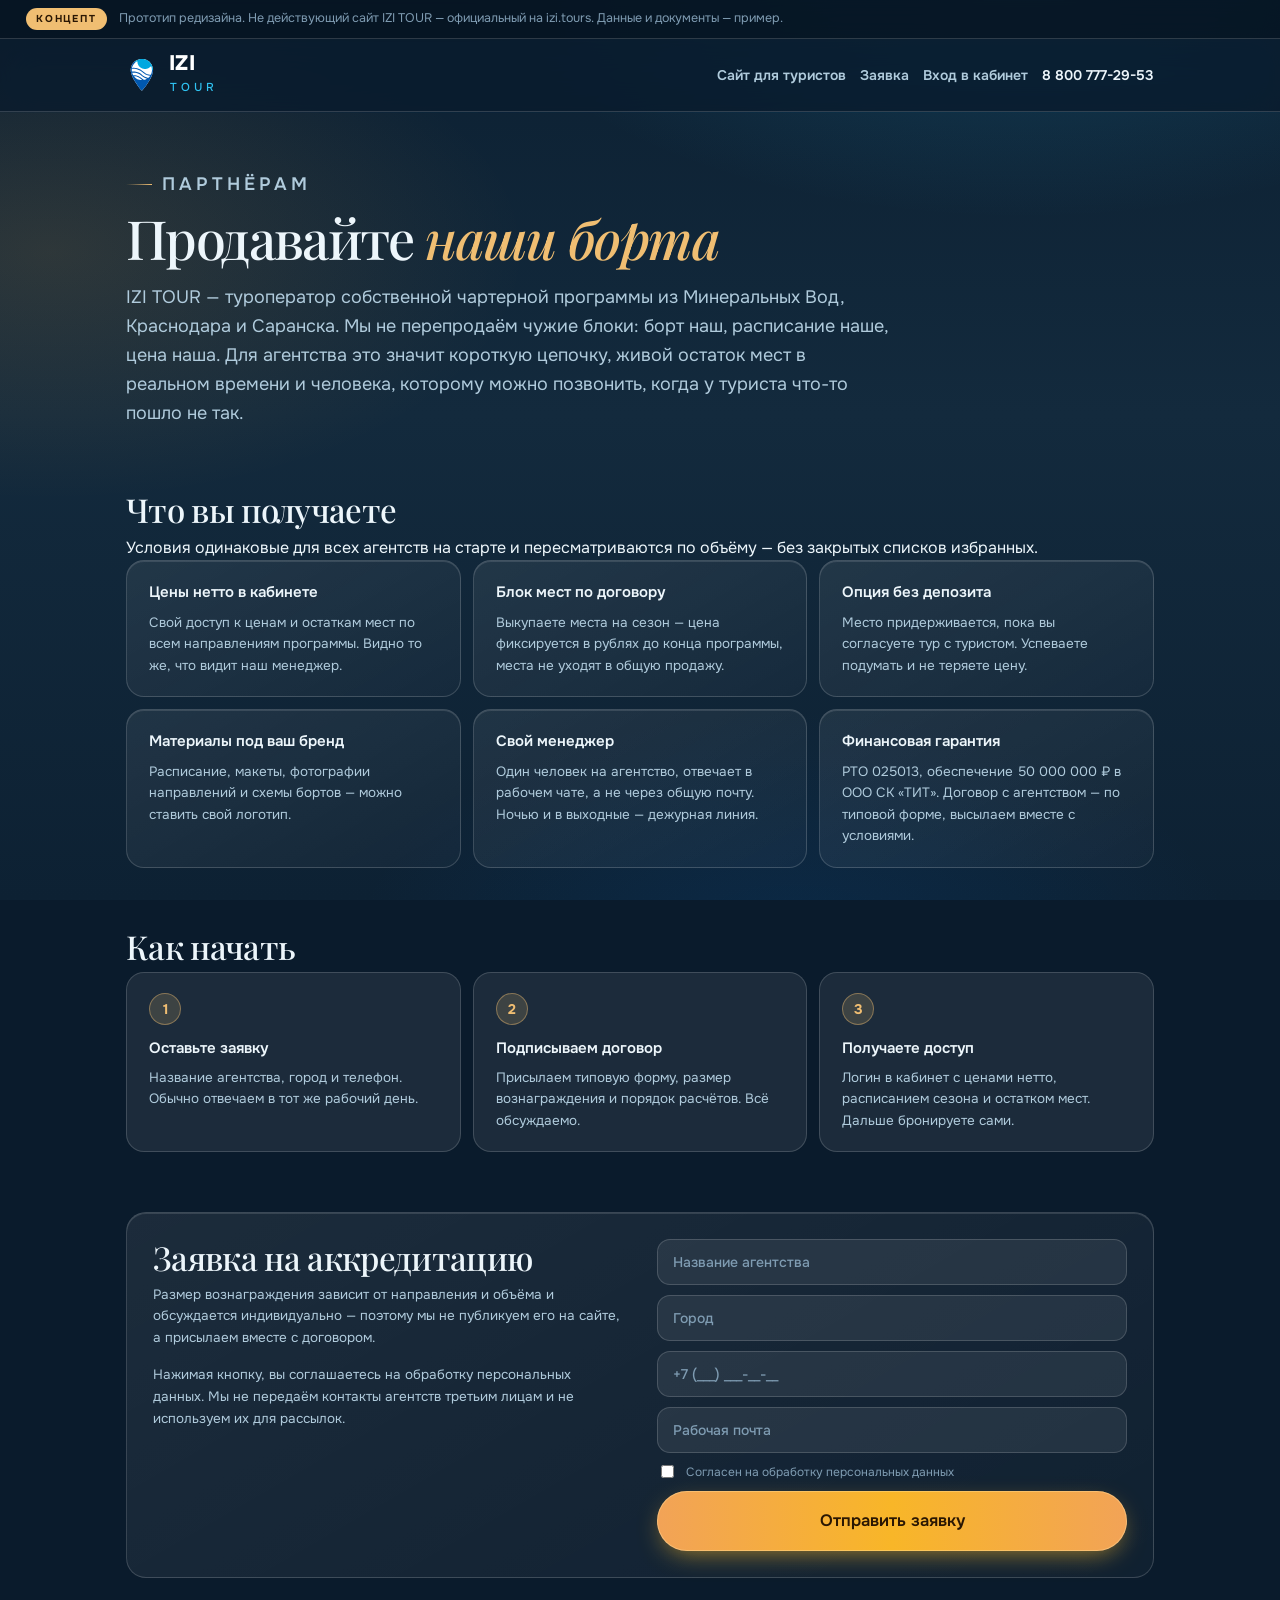
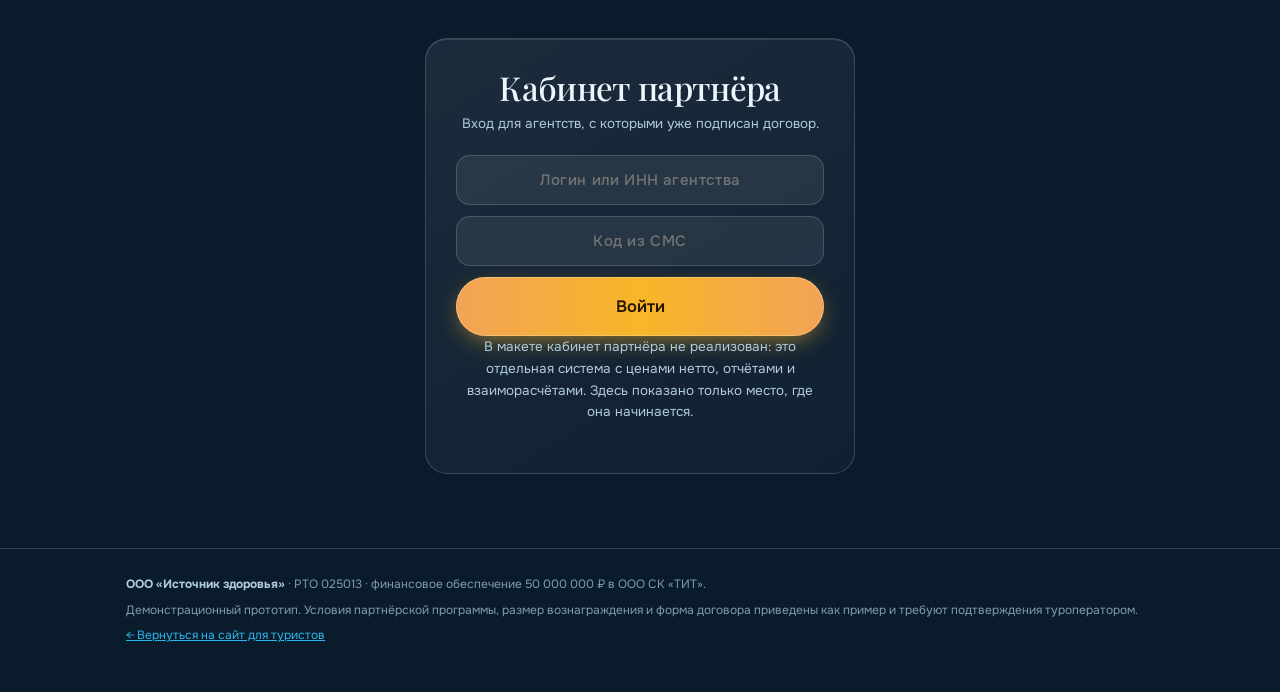
<file: agentam.html>
<!doctype html>
<html lang="ru">
<head>
<title>Агентствам — IZI TOUR</title>
<meta name="description" content="Партнёрская программа туроператора IZI TOUR: собственная чартерная программа из Минеральных Вод, Краснодара и Саранска. Условия работы и заявка на аккредитацию.">
<link rel="canonical" href="https://airvolga3.github.io/izitours/agentam.html">
<meta charset="utf-8">
<meta name="viewport" content="width=device-width, initial-scale=1">
<meta name="robots" content="noindex, nofollow">
<meta name="theme-color" content="#0A1B2C">
<link rel="apple-touch-icon" href="assets/img/apple-touch-icon.png">
<link rel="preconnect" href="https://fonts.googleapis.com">
<link rel="preconnect" href="https://fonts.gstatic.com" crossorigin>
<link rel="stylesheet" href="https://fonts.googleapis.com/css2?family=Onest:wght@400;500;600;700;800&family=Playfair+Display:ital,wght@0,400;0,500;0,600;1,400;1,500&display=swap">
<link rel="stylesheet" href="assets/css/site.css">
<link rel="stylesheet" href="assets/css/pages.css">
</head>
<body>
<div class="ribbon"><div class="wrap"><b>КОНЦЕПТ</b><span>Прототип редизайна. Не действующий сайт IZI TOUR — официальный на izi.tours. Данные и документы — пример.</span></div></div>
<header class="pghead"><div class="pgwrap">
  <a class="pglogo" href="index.html"><svg xmlns="http://www.w3.org/2000/svg" viewBox="0 0 48 68.3"><path d="M27.71 0.00C25.33 -0.41 21.56 -0.07 20.24 0.00C18.93 0.07 20.33 0.25 19.80 0.39C19.28 0.53 18.07 0.55 17.07 0.83C16.07 1.11 15.02 1.44 13.80 2.05C12.59 2.66 11.11 3.46 9.76 4.49C8.40 5.51 6.81 6.90 5.66 8.20C4.50 9.49 3.56 10.98 2.83 12.24C2.10 13.50 1.67 14.50 1.27 15.76C0.86 17.02 0.60 19.07 0.39 19.80C0.18 20.54 0.07 19.00 0.00 20.20C-0.07 21.39 -0.07 25.78 0.00 26.98C0.07 28.17 0.19 26.59 0.39 27.37C0.59 28.15 0.68 29.88 1.22 31.66C1.76 33.44 2.69 35.94 3.61 38.05C4.53 40.15 4.89 41.21 6.73 44.29C8.57 47.37 12.15 53.00 14.63 56.54C17.12 60.07 20.15 63.71 21.66 65.51C23.16 67.32 23.15 67.17 23.66 67.37C24.17 67.56 23.25 68.42 24.73 66.68C26.21 64.94 29.92 60.59 32.54 56.93C35.15 53.26 38.54 47.89 40.44 44.68C42.34 41.47 43.04 39.67 43.95 37.66C44.86 35.64 45.30 34.74 45.90 32.59C46.50 30.43 47.35 26.89 47.56 24.73C47.77 22.57 47.51 21.37 47.17 19.61C46.83 17.85 45.98 15.49 45.51 14.20C45.04 12.90 45.07 12.98 44.34 11.85C43.61 10.72 42.21 8.64 41.12 7.41C40.03 6.19 38.90 5.32 37.80 4.49C36.71 3.66 36.22 3.19 34.54 2.44C32.85 1.69 30.09 0.41 27.71 0.00Z" fill="#fff"/><path d="M8.29 5.71C7.54 6.57 9.10 6.91 9.37 7.17C9.63 7.43 9.17 7.67 9.90 7.27C10.63 6.86 12.93 4.24 13.76 4.73C14.59 5.23 14.35 8.64 14.88 10.24C15.41 11.85 15.95 13.02 16.93 14.34C17.90 15.66 19.48 17.17 20.73 18.15C21.98 19.12 23.00 19.65 24.44 20.20C25.88 20.74 27.76 21.28 29.37 21.41C30.97 21.54 32.52 21.33 34.05 20.98C35.58 20.63 36.98 20.20 38.54 19.32C40.10 18.43 42.50 16.13 43.41 15.66C44.33 15.19 43.76 15.85 44.00 16.49C44.24 17.13 44.66 18.35 44.88 19.51C45.10 20.67 44.95 22.76 45.32 23.46C45.68 24.17 46.71 23.76 47.07 23.76C47.44 23.75 47.50 24.11 47.51 23.41C47.53 22.72 47.50 21.08 47.17 19.56C46.85 18.04 46.30 15.98 45.56 14.29C44.82 12.60 43.46 10.55 42.73 9.41C42.00 8.28 42.00 8.29 41.17 7.46C40.34 6.63 39.14 5.41 37.76 4.44C36.37 3.46 34.28 2.28 32.88 1.61C31.47 0.94 30.11 0.64 29.32 0.44C28.52 0.24 28.37 0.46 28.10 0.39C27.83 0.32 29.02 0.07 27.71 0.00C26.40 -0.07 21.55 -0.07 20.24 0.00C18.93 0.07 20.39 0.25 19.85 0.39C19.32 0.53 18.02 0.56 17.02 0.83C16.03 1.10 15.36 1.19 13.90 2.00C12.45 2.81 9.05 4.85 8.29 5.71Z" fill="#00A8E0" fill-rule="evenodd"/><path d="M7.22 36.88C7.28 36.65 7.79 36.61 8.10 36.63C8.41 36.66 8.62 36.96 9.07 37.02C9.53 37.09 9.85 36.82 10.83 37.02C11.80 37.23 13.43 37.57 14.93 38.24C16.42 38.92 18.30 40.01 19.80 41.07C21.31 42.14 23.86 44.00 23.95 44.63C24.04 45.27 21.69 45.04 20.34 44.88C18.99 44.72 17.15 44.14 15.85 43.66C14.55 43.18 13.54 42.60 12.54 42.00C11.53 41.40 10.61 40.72 9.80 40.05C9.00 39.38 8.14 38.53 7.71 38.00C7.28 37.47 7.15 37.11 7.22 36.88ZM3.17 29.51C2.98 28.77 2.48 29.27 3.56 29.22C4.64 29.17 7.70 28.95 9.66 29.22C11.62 29.49 13.50 30.09 15.32 30.83C17.14 31.57 18.38 32.20 20.59 33.66C22.79 35.12 26.22 38.20 28.54 39.61C30.85 41.02 33.96 41.42 34.49 42.10C35.02 42.77 32.73 43.27 31.71 43.66C30.68 44.05 29.39 44.59 28.34 44.44C27.29 44.29 26.58 43.59 25.41 42.78C24.25 41.97 22.79 40.57 21.37 39.56C19.94 38.55 18.71 37.54 16.88 36.73C15.05 35.93 12.28 35.09 10.39 34.73C8.50 34.37 6.46 34.76 5.51 34.59C4.56 34.41 5.07 34.50 4.68 33.66C4.29 32.81 3.36 30.25 3.17 29.51ZM2.34 21.71C2.49 20.86 2.15 21.14 3.17 21.02C4.20 20.91 6.59 20.82 8.49 21.02C10.38 21.23 12.65 21.63 14.54 22.24C16.42 22.85 17.21 23.02 19.80 24.68C22.40 26.34 27.70 30.60 30.10 32.20C32.50 33.79 32.86 33.71 34.20 34.24C35.53 34.78 37.08 35.20 38.10 35.41C39.11 35.63 39.79 35.37 40.29 35.51C40.80 35.65 41.25 35.77 41.12 36.24C40.99 36.72 40.07 37.75 39.51 38.34C38.95 38.93 38.48 39.56 37.76 39.80C37.03 40.05 36.22 40.01 35.17 39.80C34.12 39.60 32.89 39.26 31.46 38.59C30.03 37.91 27.94 36.70 26.59 35.76C25.23 34.81 24.45 33.79 23.32 32.93C22.19 32.07 20.94 31.25 19.80 30.59C18.67 29.92 17.63 29.40 16.49 28.93C15.35 28.46 14.25 28.09 12.98 27.76C11.70 27.42 10.53 27.09 8.83 26.93C7.13 26.76 3.87 26.92 2.78 26.78C1.69 26.64 2.37 26.94 2.29 26.10C2.22 25.25 2.20 22.55 2.34 21.71ZM7.85 6.05C7.21 6.16 6.44 7.23 5.61 8.24C4.78 9.26 3.68 10.66 2.88 12.15C2.07 13.63 1.20 15.89 0.78 17.17C0.37 18.46 0.52 19.34 0.39 19.85C0.26 20.37 0.07 19.07 0.00 20.24C-0.07 21.42 -0.07 25.75 0.00 26.93C0.07 28.11 0.19 26.52 0.39 27.32C0.59 28.11 0.69 29.93 1.22 31.71C1.75 33.48 2.24 35.19 3.56 37.95C4.88 40.72 6.89 44.68 9.12 48.29C11.35 51.90 14.85 56.75 16.93 59.61C19.01 62.47 20.53 64.19 21.61 65.46C22.69 66.74 23.02 66.95 23.41 67.27C23.80 67.59 22.42 69.10 23.95 67.37C25.48 65.63 29.85 60.64 32.59 56.88C35.33 53.11 38.49 48.00 40.39 44.78C42.29 41.56 43.07 39.61 44.00 37.56C44.93 35.51 45.42 34.15 45.95 32.49C46.48 30.83 46.91 29.00 47.17 27.61C47.43 26.22 47.53 24.78 47.51 24.15C47.50 23.51 47.42 23.84 47.07 23.80C46.72 23.77 45.78 23.31 45.41 23.95C45.05 24.59 45.18 26.34 44.88 27.66C44.58 28.98 43.98 30.89 43.61 31.85C43.24 32.82 43.18 33.18 42.68 33.46C42.19 33.75 41.85 33.75 40.63 33.56C39.41 33.37 37.06 32.95 35.37 32.34C33.67 31.73 32.69 31.37 30.49 29.90C28.28 28.44 24.48 25.09 22.15 23.56C19.81 22.03 18.38 21.47 16.49 20.73C14.59 19.99 12.15 19.39 10.78 19.12C9.41 18.85 8.83 19.19 8.24 19.12C7.66 19.06 8.08 18.75 7.27 18.73C6.46 18.72 4.07 19.22 3.37 19.02C2.67 18.83 2.72 18.68 3.07 17.56C3.42 16.44 4.63 13.75 5.46 12.29C6.29 10.84 7.38 9.62 8.05 8.83C8.72 8.04 9.50 8.02 9.46 7.56C9.43 7.10 8.50 5.93 7.85 6.05Z" fill="#0058B0" fill-rule="evenodd"/></svg><span><b>IZI</b><em>TOUR</em></span></a>
  <nav class="pgnav">
    <a href="index.html">Сайт для туристов</a>
    <a href="#agform">Заявка</a>
    <a href="#login">Вход в кабинет</a>
    <a href="tel:+78007772953" style="color:var(--text)">8 800 777-29-53</a>
  </nav>
</div></header>

<main>
<section class="pghero"><div class="pgwrap">
  <p class="eyebrow">Партнёрам</p>
  <h1>Продавайте <em>наши борта</em></h1>
  <p>IZI TOUR — туроператор собственной чартерной программы из Минеральных Вод, Краснодара и Саранска. Мы не перепродаём чужие блоки: борт наш, расписание наше, цена наша. Для агентства это значит короткую цепочку, живой остаток мест в реальном времени и человека, которому можно позвонить, когда у туриста что-то пошло не так.</p>
</div></section>

<section class="pgsec"><div class="pgwrap">
  <h2>Что вы получаете</h2>
  <p class="pglede">Условия одинаковые для всех агентств на старте и пересматриваются по объёму — без закрытых списков избранных.</p>
  <div class="pgrid">
    <div class="pgcard"><b>Цены нетто в кабинете</b><p>Свой доступ к ценам и остаткам мест по всем направлениям программы. Видно то же, что видит наш менеджер.</p></div>
    <div class="pgcard"><b>Блок мест по договору</b><p>Выкупаете места на сезон — цена фиксируется в рублях до конца программы, места не уходят в общую продажу.</p></div>
    <div class="pgcard"><b>Опция без депозита</b><p>Место придерживается, пока вы согласуете тур с туристом. Успеваете подумать и не теряете цену.</p></div>
    <div class="pgcard"><b>Материалы под ваш бренд</b><p>Расписание, макеты, фотографии направлений и схемы бортов — можно ставить свой логотип.</p></div>
    <div class="pgcard"><b>Свой менеджер</b><p>Один человек на агентство, отвечает в рабочем чате, а не через общую почту. Ночью и в выходные — дежурная линия.</p></div>
    <div class="pgcard"><b>Финансовая гарантия</b><p>РТО 025013, обеспечение 50 000 000 ₽ в ООО СК «ТИТ». Договор с агентством — по типовой форме, высылаем вместе с условиями.</p></div>
  </div>
</div></section>

<section class="pgsec"><div class="pgwrap">
  <h2>Как начать</h2>
  <div class="pgsteps">
    <div class="pgstep"><b>Оставьте заявку</b><p>Название агентства, город и телефон. Обычно отвечаем в тот же рабочий день.</p></div>
    <div class="pgstep"><b>Подписываем договор</b><p>Присылаем типовую форму, размер вознаграждения и порядок расчётов. Всё обсуждаемо.</p></div>
    <div class="pgstep"><b>Получаете доступ</b><p>Логин в кабинет с ценами нетто, расписанием сезона и остатком мест. Дальше бронируете сами.</p></div>
  </div>
</div></section>

<section class="pgsec" id="agform"><div class="pgwrap">
  <div class="pgform">
    <div>
      <h2>Заявка на аккредитацию</h2>
      <p>Размер вознаграждения зависит от направления и объёма и обсуждается индивидуально — поэтому мы не публикуем его на сайте, а присылаем вместе с договором.</p>
      <p class="pgnote">Нажимая кнопку, вы соглашаетесь на обработку персональных данных. Мы не передаём контакты агентств третьим лицам и не используем их для рассылок.</p>
    </div>
    <div>
      <form id="agForm" novalidate onsubmit="return sendAgency(event)">
        <input id="agName" type="text" placeholder="Название агентства" autocomplete="organization">
        <input id="agCity" type="text" placeholder="Город" autocomplete="address-level2">
        <input id="agPhone" type="tel" inputmode="tel" placeholder="+7 (___) ___-__-__" autocomplete="tel">
        <input id="agMail" type="email" inputmode="email" placeholder="Рабочая почта" autocomplete="email">
        <label class="wf-cons"><input type="checkbox" id="agCons"><span>Согласен на обработку персональных данных</span></label>
        <p class="pgerr" id="agErr"></p>
        <button class="btn btn-ember btn-l" type="submit">Отправить заявку</button>
      </form>
      <div class="pgok" id="agOk"></div>
    </div>
  </div>
</div></section>

<section class="pgsec" id="login"><div class="pgwrap">
  <div class="pglogin">
    <h2>Кабинет партнёра</h2>
    <p>Вход для агентств, с которыми уже подписан договор.</p>
    <form onsubmit="return agLogin(event)">
      <input id="agLog" type="text" placeholder="Логин или ИНН агентства" autocomplete="username">
      <input id="agCode" type="text" inputmode="numeric" placeholder="Код из СМС" autocomplete="one-time-code">
      <button class="btn btn-ember btn-l" type="submit">Войти</button>
    </form>
    <p class="codehint" id="agLogHint">В макете кабинет партнёра не реализован: это отдельная система с ценами нетто, отчётами и взаиморасчётами. Здесь показано только место, где она начинается.</p>
  </div>
</div></section>
</main>

<footer class="pgfoot"><div class="pgwrap"><p><b style="color:var(--text-2)">ООО «Источник здоровья»</b> · РТО 025013 · финансовое обеспечение 50 000 000 ₽ в ООО СК «ТИТ».</p><p>Демонстрационный прототип. Условия партнёрской программы, размер вознаграждения и форма договора приведены как пример и требуют подтверждения туроператором.</p><p><a href="index.html">← Вернуться на сайт для туристов</a></p></div></footer>
<script>
function sendAgency(e){
  e.preventDefault();
  var n=document.getElementById('agName').value.trim(),
      c=document.getElementById('agCity').value.trim(),
      p=document.getElementById('agPhone').value.trim(),
      m=document.getElementById('agMail').value.trim(),
      ok=document.getElementById('agCons').checked,
      err=document.getElementById('agErr');
  var bad = !ok ? 'Отметьте согласие на обработку данных'
    : (!n ? 'Напишите название агентства'
    : (!c ? 'Укажите город'
    : (p.replace(/\D/g,'').length<10 ? 'Проверьте номер телефона'
    : (!/.+@.+\..+/.test(m) ? 'Проверьте адрес почты' : ''))));
  if(bad){ err.style.display='block'; err.textContent=bad; return false; }
  var no='IZI-AG-'+String(Math.floor(Math.random()*9000+1000));
  document.getElementById('agForm').style.display='none';
  var box=document.getElementById('agOk');
  box.innerHTML='<b>Заявка принята</b>Номер '+no+'. Пришлём договор, условия вознаграждения и доступ к ценам нетто на '+m.replace(/[<>]/g,'')+'.';
  box.style.display='block';
  return false;
}
function agLogin(e){
  e.preventDefault();
  document.getElementById('agLogHint').innerHTML='<b style="color:var(--warn)">Это макет.</b> Кабинет партнёра — отдельная система: цены нетто, бронирование от имени агентства, отчёты и взаиморасчёты. В прототипе он не реализован намеренно, чтобы не выдавать выдуманные цифры за рабочие.';
  return false;
}
</script>
</body>
</html>
</file>
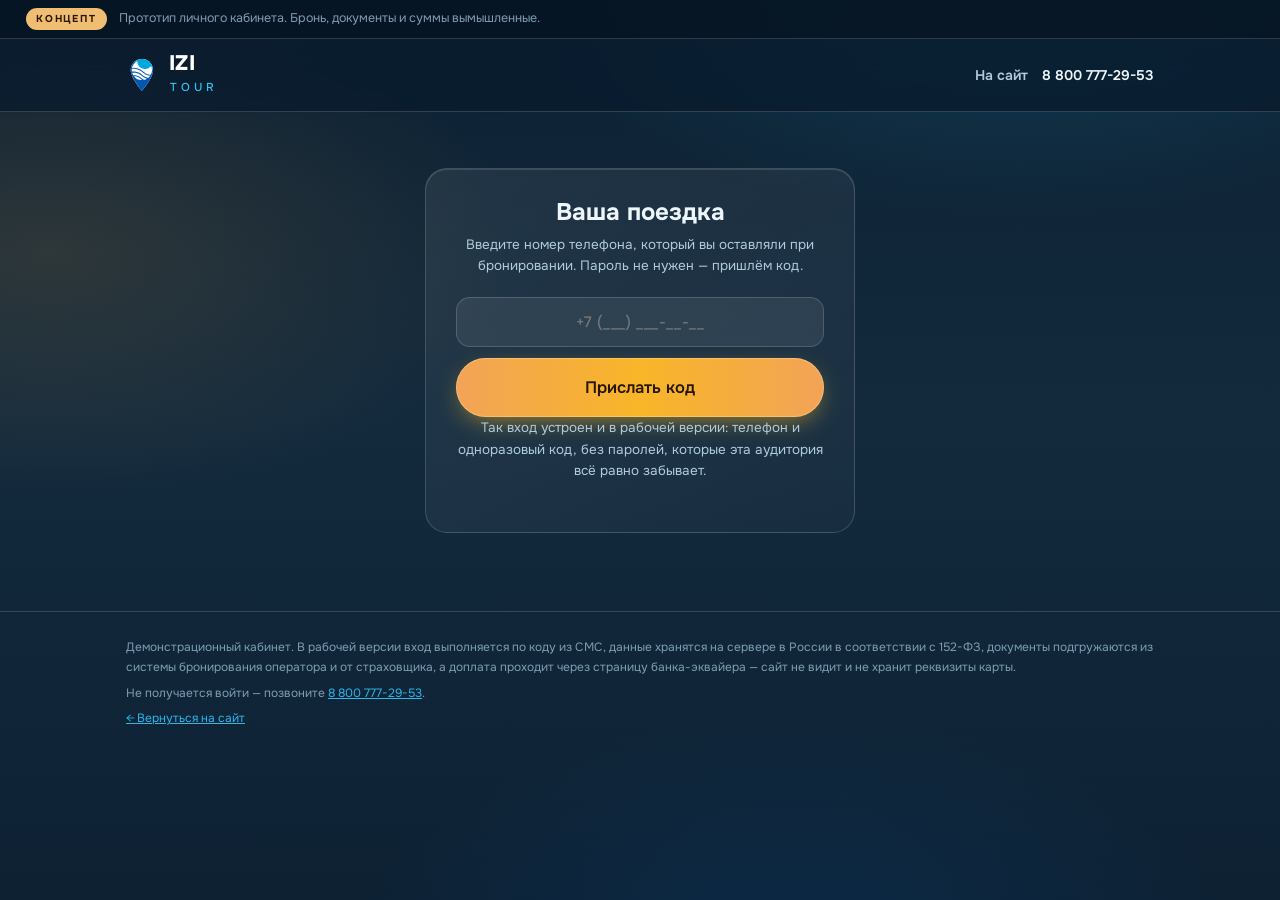
<file: kabinet.html>
<!doctype html>
<html lang="ru">
<head>
<title>Личный кабинет — IZI TOUR</title>
<meta name="description" content="Личный кабинет туриста IZI TOUR: статус брони, документы, доплата остатка, выбор мест и связь с представителем на курорте.">
<link rel="canonical" href="https://airvolga3.github.io/izitours/kabinet.html">
<link rel="manifest" href="manifest.json">
<link rel="icon" href="assets/img/icon-192.png" sizes="192x192">
<meta name="apple-mobile-web-app-capable" content="yes">
<meta name="mobile-web-app-capable" content="yes">
<meta name="apple-mobile-web-app-status-bar-style" content="black-translucent">
<meta name="apple-mobile-web-app-title" content="Моя поездка">
<meta charset="utf-8">
<meta name="viewport" content="width=device-width, initial-scale=1">
<meta name="robots" content="noindex, nofollow">
<meta name="theme-color" content="#0A1B2C">
<link rel="apple-touch-icon" href="assets/img/apple-touch-icon.png">
<link rel="preconnect" href="https://fonts.googleapis.com">
<link rel="preconnect" href="https://fonts.gstatic.com" crossorigin>
<link rel="stylesheet" href="https://fonts.googleapis.com/css2?family=Onest:wght@400;500;600;700;800&family=Playfair+Display:ital,wght@0,400;0,500;0,600;1,400;1,500&display=swap">
<link rel="stylesheet" href="assets/css/site.css">
<link rel="stylesheet" href="assets/css/pages.css">
</head>
<body>
<div class="ribbon"><div class="wrap"><b>КОНЦЕПТ</b><span>Прототип личного кабинета. Бронь, документы и суммы вымышленные.</span></div></div>
<header class="pghead"><div class="pgwrap">
  <a class="pglogo" href="index.html"><svg xmlns="http://www.w3.org/2000/svg" viewBox="0 0 48 68.3"><path d="M27.71 0.00C25.33 -0.41 21.56 -0.07 20.24 0.00C18.93 0.07 20.33 0.25 19.80 0.39C19.28 0.53 18.07 0.55 17.07 0.83C16.07 1.11 15.02 1.44 13.80 2.05C12.59 2.66 11.11 3.46 9.76 4.49C8.40 5.51 6.81 6.90 5.66 8.20C4.50 9.49 3.56 10.98 2.83 12.24C2.10 13.50 1.67 14.50 1.27 15.76C0.86 17.02 0.60 19.07 0.39 19.80C0.18 20.54 0.07 19.00 0.00 20.20C-0.07 21.39 -0.07 25.78 0.00 26.98C0.07 28.17 0.19 26.59 0.39 27.37C0.59 28.15 0.68 29.88 1.22 31.66C1.76 33.44 2.69 35.94 3.61 38.05C4.53 40.15 4.89 41.21 6.73 44.29C8.57 47.37 12.15 53.00 14.63 56.54C17.12 60.07 20.15 63.71 21.66 65.51C23.16 67.32 23.15 67.17 23.66 67.37C24.17 67.56 23.25 68.42 24.73 66.68C26.21 64.94 29.92 60.59 32.54 56.93C35.15 53.26 38.54 47.89 40.44 44.68C42.34 41.47 43.04 39.67 43.95 37.66C44.86 35.64 45.30 34.74 45.90 32.59C46.50 30.43 47.35 26.89 47.56 24.73C47.77 22.57 47.51 21.37 47.17 19.61C46.83 17.85 45.98 15.49 45.51 14.20C45.04 12.90 45.07 12.98 44.34 11.85C43.61 10.72 42.21 8.64 41.12 7.41C40.03 6.19 38.90 5.32 37.80 4.49C36.71 3.66 36.22 3.19 34.54 2.44C32.85 1.69 30.09 0.41 27.71 0.00Z" fill="#fff"/><path d="M8.29 5.71C7.54 6.57 9.10 6.91 9.37 7.17C9.63 7.43 9.17 7.67 9.90 7.27C10.63 6.86 12.93 4.24 13.76 4.73C14.59 5.23 14.35 8.64 14.88 10.24C15.41 11.85 15.95 13.02 16.93 14.34C17.90 15.66 19.48 17.17 20.73 18.15C21.98 19.12 23.00 19.65 24.44 20.20C25.88 20.74 27.76 21.28 29.37 21.41C30.97 21.54 32.52 21.33 34.05 20.98C35.58 20.63 36.98 20.20 38.54 19.32C40.10 18.43 42.50 16.13 43.41 15.66C44.33 15.19 43.76 15.85 44.00 16.49C44.24 17.13 44.66 18.35 44.88 19.51C45.10 20.67 44.95 22.76 45.32 23.46C45.68 24.17 46.71 23.76 47.07 23.76C47.44 23.75 47.50 24.11 47.51 23.41C47.53 22.72 47.50 21.08 47.17 19.56C46.85 18.04 46.30 15.98 45.56 14.29C44.82 12.60 43.46 10.55 42.73 9.41C42.00 8.28 42.00 8.29 41.17 7.46C40.34 6.63 39.14 5.41 37.76 4.44C36.37 3.46 34.28 2.28 32.88 1.61C31.47 0.94 30.11 0.64 29.32 0.44C28.52 0.24 28.37 0.46 28.10 0.39C27.83 0.32 29.02 0.07 27.71 0.00C26.40 -0.07 21.55 -0.07 20.24 0.00C18.93 0.07 20.39 0.25 19.85 0.39C19.32 0.53 18.02 0.56 17.02 0.83C16.03 1.10 15.36 1.19 13.90 2.00C12.45 2.81 9.05 4.85 8.29 5.71Z" fill="#00A8E0" fill-rule="evenodd"/><path d="M7.22 36.88C7.28 36.65 7.79 36.61 8.10 36.63C8.41 36.66 8.62 36.96 9.07 37.02C9.53 37.09 9.85 36.82 10.83 37.02C11.80 37.23 13.43 37.57 14.93 38.24C16.42 38.92 18.30 40.01 19.80 41.07C21.31 42.14 23.86 44.00 23.95 44.63C24.04 45.27 21.69 45.04 20.34 44.88C18.99 44.72 17.15 44.14 15.85 43.66C14.55 43.18 13.54 42.60 12.54 42.00C11.53 41.40 10.61 40.72 9.80 40.05C9.00 39.38 8.14 38.53 7.71 38.00C7.28 37.47 7.15 37.11 7.22 36.88ZM3.17 29.51C2.98 28.77 2.48 29.27 3.56 29.22C4.64 29.17 7.70 28.95 9.66 29.22C11.62 29.49 13.50 30.09 15.32 30.83C17.14 31.57 18.38 32.20 20.59 33.66C22.79 35.12 26.22 38.20 28.54 39.61C30.85 41.02 33.96 41.42 34.49 42.10C35.02 42.77 32.73 43.27 31.71 43.66C30.68 44.05 29.39 44.59 28.34 44.44C27.29 44.29 26.58 43.59 25.41 42.78C24.25 41.97 22.79 40.57 21.37 39.56C19.94 38.55 18.71 37.54 16.88 36.73C15.05 35.93 12.28 35.09 10.39 34.73C8.50 34.37 6.46 34.76 5.51 34.59C4.56 34.41 5.07 34.50 4.68 33.66C4.29 32.81 3.36 30.25 3.17 29.51ZM2.34 21.71C2.49 20.86 2.15 21.14 3.17 21.02C4.20 20.91 6.59 20.82 8.49 21.02C10.38 21.23 12.65 21.63 14.54 22.24C16.42 22.85 17.21 23.02 19.80 24.68C22.40 26.34 27.70 30.60 30.10 32.20C32.50 33.79 32.86 33.71 34.20 34.24C35.53 34.78 37.08 35.20 38.10 35.41C39.11 35.63 39.79 35.37 40.29 35.51C40.80 35.65 41.25 35.77 41.12 36.24C40.99 36.72 40.07 37.75 39.51 38.34C38.95 38.93 38.48 39.56 37.76 39.80C37.03 40.05 36.22 40.01 35.17 39.80C34.12 39.60 32.89 39.26 31.46 38.59C30.03 37.91 27.94 36.70 26.59 35.76C25.23 34.81 24.45 33.79 23.32 32.93C22.19 32.07 20.94 31.25 19.80 30.59C18.67 29.92 17.63 29.40 16.49 28.93C15.35 28.46 14.25 28.09 12.98 27.76C11.70 27.42 10.53 27.09 8.83 26.93C7.13 26.76 3.87 26.92 2.78 26.78C1.69 26.64 2.37 26.94 2.29 26.10C2.22 25.25 2.20 22.55 2.34 21.71ZM7.85 6.05C7.21 6.16 6.44 7.23 5.61 8.24C4.78 9.26 3.68 10.66 2.88 12.15C2.07 13.63 1.20 15.89 0.78 17.17C0.37 18.46 0.52 19.34 0.39 19.85C0.26 20.37 0.07 19.07 0.00 20.24C-0.07 21.42 -0.07 25.75 0.00 26.93C0.07 28.11 0.19 26.52 0.39 27.32C0.59 28.11 0.69 29.93 1.22 31.71C1.75 33.48 2.24 35.19 3.56 37.95C4.88 40.72 6.89 44.68 9.12 48.29C11.35 51.90 14.85 56.75 16.93 59.61C19.01 62.47 20.53 64.19 21.61 65.46C22.69 66.74 23.02 66.95 23.41 67.27C23.80 67.59 22.42 69.10 23.95 67.37C25.48 65.63 29.85 60.64 32.59 56.88C35.33 53.11 38.49 48.00 40.39 44.78C42.29 41.56 43.07 39.61 44.00 37.56C44.93 35.51 45.42 34.15 45.95 32.49C46.48 30.83 46.91 29.00 47.17 27.61C47.43 26.22 47.53 24.78 47.51 24.15C47.50 23.51 47.42 23.84 47.07 23.80C46.72 23.77 45.78 23.31 45.41 23.95C45.05 24.59 45.18 26.34 44.88 27.66C44.58 28.98 43.98 30.89 43.61 31.85C43.24 32.82 43.18 33.18 42.68 33.46C42.19 33.75 41.85 33.75 40.63 33.56C39.41 33.37 37.06 32.95 35.37 32.34C33.67 31.73 32.69 31.37 30.49 29.90C28.28 28.44 24.48 25.09 22.15 23.56C19.81 22.03 18.38 21.47 16.49 20.73C14.59 19.99 12.15 19.39 10.78 19.12C9.41 18.85 8.83 19.19 8.24 19.12C7.66 19.06 8.08 18.75 7.27 18.73C6.46 18.72 4.07 19.22 3.37 19.02C2.67 18.83 2.72 18.68 3.07 17.56C3.42 16.44 4.63 13.75 5.46 12.29C6.29 10.84 7.38 9.62 8.05 8.83C8.72 8.04 9.50 8.02 9.46 7.56C9.43 7.10 8.50 5.93 7.85 6.05Z" fill="#0058B0" fill-rule="evenodd"/></svg><span><b>IZI</b><em>TOUR</em></span></a>
  <nav class="pgnav">
    <a href="index.html">На сайт</a>
    <a href="tel:+78007772953" style="color:var(--text)">8 800 777-29-53</a>
    <a href="#" onclick="cabOut();return false" id="outLink" hidden>Выйти</a>
  </nav>
</div></header>

<div class="offbar" id="offBar" hidden>Нет сети — показываем сохранённую копию поездки</div>

<main>
<section class="pghero" id="loginView"><div class="pgwrap">
  <div class="pglogin">
    <h2>Ваша поездка</h2>
    <p>Введите номер телефона, который вы оставляли при бронировании. Пароль не нужен — пришлём код.</p>
    <form novalidate onsubmit="return cabIn(event)">
      <input id="cabPhone" type="tel" inputmode="tel" placeholder="+7 (___) ___-__-__" autocomplete="tel">
      <input id="cabCode" type="text" inputmode="numeric" maxlength="4" placeholder="Код из СМС" autocomplete="one-time-code" hidden>
      <button class="btn btn-ember btn-l" type="submit" id="cabBtn">Прислать код</button>
    </form>
    <p class="codehint" id="cabHint">Так вход устроен и в рабочей версии: телефон и одноразовый код, без паролей, которые эта аудитория всё равно забывает.</p>
  </div>
</div></section>

<section class="pgsec" id="cabView" hidden><div class="pgwrap">
  <div class="cabtop">
    <div>
      <p class="eyebrow">Бронь подтверждена</p>
      <h2 style="margin-bottom:4px">Минеральные Воды → Бодрум</h2>
      <p style="color:var(--text-2);font-size:14.5px">вылет вт, 13 октября 2026 · 7 ночей · 2 взрослых и ребёнок 8 лет</p>
    </div>
    <div style="text-align:right">
      <p class="cabno">IZI-260830-417</p>
      <p style="font-size:12.5px;color:var(--text-3)">создана 30 августа, 14:12</p>
    </div>
  </div>

  <div class="cabgrid">
    <div style="display:flex;flex-direction:column;gap:14px">

      <div class="cabbox">
        <h3>Документы <span id="docReady"></span></h3>
        <div class="docs" id="docs"></div>
        <p class="pgnote">Ваучер, полис и маршрут-квитанция появляются здесь по мере готовности — как только отель подтвердит заезд, а билет будет выписан. Ждать письма и звонить не нужно: статус видно на этой странице.</p>
      </div>

      <div class="cabbox">
        <h3>Что происходит дальше</h3>
        <div class="tline" id="tline"></div>
      </div>

      <div class="cabbox">
        <h3>Место в самолёте <span>Airbus A321neo</span></h3>
        <div class="cabrow"><span>Выбрано</span><b>12A, 12B, 12C — один ряд, место A у окна</b></div>
        <div class="cabrow"><span>Багаж</span><b>20 кг на человека + ручная кладь</b></div>
        <div class="cabrow"><span>Питание на борту</span><b>горячее, включено</b></div>
        <div class="cabact">
          <button class="btn btn-ghost" type="button" onclick="stub('Пересадка на другие места откроется за 30 дней до вылета, когда авиакомпания отдаст карту мест.')">Поменять места</button>
        </div>
      </div>

    </div>

    <div style="display:flex;flex-direction:column;gap:14px">

      <div class="cabbox">
        <h3>Оплата</h3>
        <div class="cabmoney"><b>205 800 ₽</b><span>вся поездка за троих, всё включено</span></div>
        <div class="cabbar"><i style="width:1.5%"></i></div>
        <div class="cabrow"><span>Внесено</span><b>3 000 ₽</b></div>
        <div class="cabrow"><span>Остаток</span><b>202 800 ₽</b></div>
        <div class="cabrow"><span>Оплатить до</span><b style="color:var(--warn)">29 сентября 2026</b></div>
        <div class="cabrow"><span>Или частями</span><b>33 800 ₽ × 6 мес, без процентов</b></div>
        <div class="cabact">
          <button class="btn btn-ember" type="button" onclick="stub('Здесь в рабочей версии открывается страница банка-эквайера. Реквизиты карты принимает банк, сайт их не видит и не хранит.')">Оплатить остаток</button>
        </div>
        <p class="pgnote">Цена зафиксирована в рублях в день брони и больше не меняется.</p>
      </div>

      <div class="cabbox">
        <h3>Добавить к поездке</h3>
        <div class="docs" id="addons"></div>
        <p class="pgnote">Докупить можно до вылета. Цены демонстрационные.</p>
      </div>

      <div class="cabbox" id="pwaBox" hidden>
        <h3>Поездка на телефоне</h3>
        <p style="font-size:13.5px;line-height:1.6;color:var(--text-2)" id="pwaTxt"></p>
        <div class="cabact" id="pwaAct"></div>
        <p class="pgnote">Документы, номер брони и телефон представителя останутся доступны, даже если в аэропорту не будет интернета.</p>
      </div>

      <div class="cabbox">
        <h3>Представитель на курорте</h3>
        <div class="cabrow"><span>Кто встречает</span><b>Ирина, русскоговорящий гид</b></div>
        <div class="cabrow"><span>Связь</span><b>WhatsApp и Telegram, 24/7</b></div>
        <div class="chatstub" style="margin-top:14px"><b>Чат открывается за 3 дня до вылета.</b><br>
          До этого все вопросы — на горячую линию 8 800 777-29-53 или вашему менеджеру.</div>
      </div>

    </div>
  </div>
</div></section>
</main>

<footer class="pgfoot"><div class="pgwrap"><p>Демонстрационный кабинет. В рабочей версии вход выполняется по коду из СМС, данные хранятся на сервере в России в соответствии с 152-ФЗ, документы подгружаются из системы бронирования оператора и от страховщика, а доплата проходит через страницу банка-эквайера — сайт не видит и не хранит реквизиты карты.</p><p>Не получается войти — позвоните <a href="tel:+78007772953">8 800 777-29-53</a>.</p><p><a href="index.html">← Вернуться на сайт</a></p></div></footer>
<script>
var DOCS=[
 {n:'Договор о реализации туристского продукта', s:'ready', d:'Подписан акцептом при оплате депозита 30 августа'},
 {n:'Подтверждение бронирования', s:'ready', d:'Номер IZI-260830-417, отель Palmira Coast Club 4★, полупансион'},
 {n:'Кассовый чек на 3 000 ₽', s:'ready', d:'Отправлен на почту и доступен здесь'},
 {n:'Ваучер на проживание', s:'wait', d:'Выпускается после подтверждения отелем — обычно за 14 дней до заезда'},
 {n:'Полис медицинского страхования', s:'wait', d:'Оформляется страховой компанией после полной оплаты'},
 {n:'Маршрут-квитанция на перелёт', s:'wait', d:'Билет выписывается за 7 дней до вылета'}
];
var TLINE=[
 {n:'Бронь создана и оплачен депозит', s:'done', d:'30 августа'},
 {n:'Отель подтверждает заезд', s:'now', d:'обычно в течение суток'},
 {n:'Полная оплата', s:'pending', d:'до 29 сентября 2026 — напомним за неделю'},
 {n:'Выпуск ваучера и полиса', s:'pending', d:'за 14 дней до вылета'},
 {n:'Выписка билетов и время вылета', s:'pending', d:'за 7 дней до вылета'},
 {n:'Онлайн-регистрация', s:'pending', d:'за 36 часов до вылета'}
];
var EXTRA=[
 {n:'Страховка от невыезда', p:'7 200 ₽', d:'Вернёт всю стоимость тура, если заболели или не смогли лететь. За троих.'},
 {n:'Экскурсионный пакет', p:'35 700 ₽', d:'Три поездки с русскоговорящим гидом, билеты и трансфер. За троих.'},
 {n:'Парковка в аэропорту вылета', p:'2 900 ₽', d:'Место на охраняемой стоянке на весь тур.'},
 {n:'Ранний заезд в отель', p:'5 600 ₽', d:'Номер с 8 утра в день прилёта.'}
];
if('serviceWorker' in navigator){
  window.addEventListener('load',function(){
    navigator.serviceWorker.register('sw.js').catch(function(){});
  });
}
function esc(v){ return String(v==null?'':v).replace(/[&<>]/g,function(c){return {'&':'&amp;','<':'&lt;','>':'&gt;'}[c];}); }
function render(){
  document.getElementById('docs').innerHTML=DOCS.map(function(d){
    var r=d.s==='ready';
    return '<div class="doc'+(r?' ready':'')+'"><i>'+(r?'✓':'·')+'</i>'+
      '<div><b>'+esc(d.n)+'</b><p>'+esc(d.d)+'</p></div>'+
      (r? '<a href="#" onclick="stub(\'В рабочей версии отсюда скачивается PDF. В макете файлов нет.\');return false">Скачать</a>' : '')+
      '</div>';
  }).join('');
  document.getElementById('docReady').textContent='готово '+DOCS.filter(function(d){return d.s==='ready';}).length+' из '+DOCS.length;
  document.getElementById('tline').innerHTML=TLINE.map(function(t){
    return '<div class="tl '+t.s+'"><i></i><div><b>'+esc(t.n)+'</b><p>'+esc(t.d)+'</p></div></div>';
  }).join('');
  document.getElementById('addons').innerHTML=EXTRA.map(function(a){
    return '<div class="doc"><i>+</i><div><b>'+esc(a.n)+' — '+a.p+'</b><p>'+esc(a.d)+'</p></div>'+
      '<a href="#" onclick="stub(\'Докупка проходит через ту же страницу банка, что и доплата остатка.\');return false">Добавить</a></div>';
  }).join('');
}
var sent=false;
function cabIn(e){
  e.preventDefault();
  var ph=document.getElementById('cabPhone'), code=document.getElementById('cabCode'),
      btn=document.getElementById('cabBtn'), hint=document.getElementById('cabHint');
  if(!sent){
    if(ph.value.replace(/\D/g,'').length<10){ hint.innerHTML='<b style="color:var(--warn)">Проверьте номер телефона.</b>'; return false; }
    sent=true; code.hidden=false; code.focus(); btn.textContent='Войти';
    hint.innerHTML='В макете подойдёт любой код из четырёх цифр — например, <b style="color:var(--gold)">1234</b>. В рабочей версии он придёт в СМС.';
    return false;
  }
  if(!/^\d{4}$/.test(code.value.trim())){ hint.innerHTML='<b style="color:var(--warn)">Код — четыре цифры.</b> В макете подойдёт любой.'; return false; }
  document.getElementById('loginView').hidden=true;
  document.getElementById('cabView').hidden=false;
  document.getElementById('outLink').hidden=false;
  render(); pwaRender(); netRender();
  window.scrollTo(0,0);
  return false;
}
function cabOut(){
  document.getElementById('cabView').hidden=true;
  document.getElementById('loginView').hidden=false;
  document.getElementById('outLink').hidden=true;
  sent=false;
  document.getElementById('cabCode').hidden=true;
  document.getElementById('cabCode').value='';
  document.getElementById('cabBtn').textContent='Прислать код';
  window.scrollTo(0,0);
}
/* ---------- установка на телефон ---------- */
var deferredPrompt=null;
function standalone(){
  return window.matchMedia('(display-mode: standalone)').matches || window.navigator.standalone===true;
}
function isIOS(){ return /iPad|iPhone|iPod/.test(navigator.userAgent) && !window.MSStream; }
function pwaRender(){
  var box=document.getElementById('pwaBox'); if(!box) return;
  var txt=document.getElementById('pwaTxt'), act=document.getElementById('pwaAct');
  if(standalone()){
    box.hidden=false;
    txt.textContent='Поездка уже сохранена на телефоне. Открывайте её с домашнего экрана — она работает и без интернета.';
    act.innerHTML='';
    return;
  }
  if(deferredPrompt){
    box.hidden=false;
    txt.textContent='Сохраните поездку как приложение: иконка на домашнем экране, запуск за секунду и доступ к документам без интернета.';
    act.innerHTML='<button class="btn btn-ember" type="button" onclick="pwaInstall()">Сохранить на телефон</button>';
    return;
  }
  if(isIOS()){
    box.hidden=false;
    txt.innerHTML='Сохраните поездку на домашний экран — тогда документы и время вылета будут открываться даже без интернета.<br><br>'+
      'Нажмите <b>«Поделиться»</b> внизу экрана (квадрат со стрелкой вверх), пролистайте список и выберите <b>«На экран „Домой“»</b>.';
    act.innerHTML='';
    return;
  }
  box.hidden=true;
}
window.addEventListener('beforeinstallprompt',function(e){ e.preventDefault(); deferredPrompt=e; pwaRender(); });
window.addEventListener('appinstalled',function(){ deferredPrompt=null; pwaRender(); });
function pwaInstall(){
  if(!deferredPrompt) return;
  deferredPrompt.prompt();
  deferredPrompt.userChoice.then(function(){ deferredPrompt=null; pwaRender(); });
}
/* ---------- состояние сети ---------- */
function netRender(){
  var b=document.getElementById('offBar'); if(!b) return;
  b.hidden = navigator.onLine;
}
window.addEventListener('online',netRender);
window.addEventListener('offline',netRender);
document.addEventListener('DOMContentLoaded',function(){ netRender(); pwaRender(); });

function stub(msg){
  var t=document.createElement('div');
  t.className='toast on';
  t.style.cssText='position:fixed;left:50%;bottom:28px;transform:translateX(-50%);z-index:200;max-width:min(520px,calc(100vw - 32px));'+
    'padding:14px 20px;border-radius:16px;background:rgba(6,22,38,.96);border:1px solid var(--stroke-2);'+
    'color:var(--text-2);font:500 13.5px/1.55 var(--ui);box-shadow:0 26px 56px -22px rgba(0,0,0,1)';
  t.textContent=msg;
  document.body.appendChild(t);
  setTimeout(function(){ t.remove(); },5200);
}
</script>
</body>
</html>
</file>
<file: assets/css/site.css>
:root{
  /* тёмная тема, поднятая на пару тонов: глубокий морской, а не чёрный */
  --void:#0A1B2C;--ground:#0E2437;--ground-2:#143049;
  --brand-deep:#0058B0;--brand-azure:#00A8E0;--brand-ink:#092A5E;--brand-pale:#C2E6FA;
  --glass:rgba(255,255,255,.075);--glass-2:rgba(255,255,255,.11);--glass-3:rgba(255,255,255,.15);
  --stroke:rgba(255,255,255,.16);--stroke-2:rgba(255,255,255,.28);
  --text:#EDF6FB;--text-2:#B0CBDC;--text-3:#7F9CB2;
  --gold:#F0BE72;--ember:#F5A93E;--azure:#29B6EA;--mint:#5FCFA6;--warn:#F0C24A;
  --azure-2:#8FD8F5;--mint-2:#8FE3C4;--on-gold:#08202F;--on-mint:#06202C;
  --shc:rgba(2,10,20,.95);
  --card:linear-gradient(150deg,rgba(255,255,255,.075),rgba(255,255,255,.026));
  --inset:inset 0 1px 0 rgba(255,255,255,.12);
  --logo-w:#FFFFFF;--logo-a:#2FC3F2;
  --disp:"Playfair Display",Georgia,"Times New Roman",serif;
  --ui:"Onest","Segoe UI",system-ui,-apple-system,sans-serif;
  --r:20px;--maxw:1280px;
}
/* тёмные «окна» внутри светлой страницы */
.dk{
  --ground:#07182A;--ground-2:#0C2438;
  --glass:rgba(255,255,255,.055);--glass-2:rgba(255,255,255,.085);--glass-3:rgba(255,255,255,.12);
  --stroke:rgba(255,255,255,.13);--stroke-2:rgba(255,255,255,.24);
  --text:#EAF4FA;--text-2:#A2C0D4;--text-3:#6C8CA4;
  --gold:#F0BE72;--azure:#29B6EA;--mint:#5FCFA6;--warn:#F0C24A;
  --shc:rgba(0,0,0,1);
  --logo-w:#FFFFFF;--logo-a:#2FC3F2;
  color:var(--text);
}
*{box-sizing:border-box}
html{-webkit-text-size-adjust:100%;scroll-behavior:smooth}
body{margin:0;background:var(--void);color:var(--text);font-family:var(--ui);font-size:16px;line-height:1.55;-webkit-font-smoothing:antialiased;overflow-x:hidden}
body::before{content:"";position:fixed;inset:0;z-index:-2;background:
  radial-gradient(72% 52% at 80% -8%,rgba(41,182,234,.22),rgba(41,182,234,0) 62%),
  radial-gradient(62% 46% at 4% 28%,rgba(245,169,62,.13),rgba(245,169,62,0) 60%),
  radial-gradient(54% 42% at 62% 106%,rgba(0,88,176,.16),rgba(0,88,176,0) 64%),
  linear-gradient(180deg,#0C2032 0%,#132A3D 46%,#0D2133 100%)}
svg{display:block;max-width:100%}
a{color:inherit}button{font:inherit;color:inherit}
:focus-visible{outline:2.5px solid var(--ember);outline-offset:3px;border-radius:8px}
h1,h2,h3,h4{margin:0;line-height:1.1;text-wrap:balance}
p{margin:0}ul{margin:0;padding:0;list-style:none}
.wrap{width:100%;max-width:var(--maxw);margin-inline:auto;padding-inline:26px}
.num{font-variant-numeric:tabular-nums}
.hidden{display:none!important}
.glass{background:var(--glass);border:1px solid var(--stroke);border-radius:var(--r);backdrop-filter:blur(18px) saturate(130%);-webkit-backdrop-filter:blur(18px) saturate(130%)}
.glass-hi{background:var(--glass-2);border-color:var(--stroke-2)}

.btn{display:inline-flex;align-items:center;justify-content:center;gap:9px;border:0;border-radius:100px;padding:13px 26px;cursor:pointer;font-family:var(--ui);font-weight:600;font-size:15px;text-decoration:none;transition:transform .18s cubic-bezier(.2,.7,.3,1),box-shadow .18s,background .18s,border-color .18s,color .18s}
.btn-ember{background:linear-gradient(90deg,#F2A357 0%,#F8B628 50%,#F2A357 100%);color:#2A1703;box-shadow:0 0 0 1px rgba(255,224,160,.4) inset,0 8px 26px -8px rgba(248,182,40,.7)}
.btn-ember:hover{transform:translateY(-2px);box-shadow:0 0 0 1px rgba(255,232,180,.55) inset,0 14px 34px -8px rgba(248,182,40,.95)}
.btn-glass{background:var(--glass-2);border:1px solid var(--stroke-2);color:var(--text);backdrop-filter:blur(14px)}
.btn-glass:hover{background:var(--glass-3);border-color:rgba(240,190,114,.55);color:var(--gold)}
.btn-s{padding:10px 19px;font-size:14px}.btn-l{padding:17px 34px;font-size:16.5px}
.eyebrow{display:inline-flex;align-items:center;gap:10px;font-size:11.5px;font-weight:600;letter-spacing:.22em;text-transform:uppercase;color:var(--gold)}
.eyebrow::before{content:"";width:26px;height:1px;background:linear-gradient(90deg,transparent,var(--gold))}

.ribbon{background:rgba(6,20,34,.88);backdrop-filter:blur(14px);border-bottom:1px solid var(--stroke);font-size:12.5px;color:var(--text-3);position:relative;z-index:70}
.ribbon .wrap{display:flex;gap:12px;align-items:center;flex-wrap:wrap;padding-block:8px}
.ribbon b{font-weight:700;font-size:10px;letter-spacing:.18em;color:#2A1703;background:var(--gold);padding:3px 10px;border-radius:100px;white-space:nowrap}

.head{position:sticky;top:0;z-index:60;background:transparent;border-bottom:1px solid transparent;transition:background .3s,border-color .3s,backdrop-filter .3s}
body.scrolled .head{background:rgba(9,28,46,.84);backdrop-filter:blur(20px) saturate(140%);-webkit-backdrop-filter:blur(20px);border-bottom-color:var(--stroke)}
.head .wrap{display:flex;align-items:center;gap:24px;height:74px}
@media (max-width:1330px){
  .head .wrap{gap:12px}
  .pillnav{gap:2px;padding:4px}
  .pillnav button{padding:9px 11px;font-size:13.5px}
  .head-r{gap:10px}
  .callback b{font-size:15.5px}
  .callback span{display:none}
}
@media (max-width:1300px){
  .head .wrap{gap:10px}
  .pillnav{flex:1 1 auto;min-width:0;overflow-x:auto;justify-content:flex-start;
    scrollbar-width:none;-ms-overflow-style:none;margin-inline:auto 0}
  .pillnav::-webkit-scrollbar{display:none}
  .pillnav button{flex:none;padding:8px 10px;font-size:13px}
  .head-r .btn{padding:10px 14px}
}
.hd-cab{display:inline-flex;align-items:center;gap:7px;text-decoration:none;flex:none;white-space:nowrap;
  padding:9px 14px;border-radius:100px;border:1px solid var(--stroke);background:var(--glass);
  color:var(--text-2);font:600 13px var(--ui);transition:.16s}
.hd-cab:hover{color:var(--text);border-color:var(--azure)}
.hd-cab span{font-size:14px;line-height:1}
@media (max-width:1100px){ .hd-cab b{display:none} .hd-cab{padding:9px 11px} }
@media (max-width:700px){ .hd-cab{display:none} }
.logo{display:flex;align-items:center;gap:11px;text-decoration:none;flex:none}
.logo svg{width:34px;height:34px}
.logo-txt{display:flex;flex-direction:column;line-height:1;gap:2px}
.logo-txt b{font-family:var(--ui);font-weight:800;font-size:23px;letter-spacing:.02em;color:var(--logo-w)}
.logo-txt em{font-style:normal;font-family:var(--ui);font-weight:500;font-size:12.5px;
  letter-spacing:.34em;color:var(--logo-a);padding-left:.12em}

/* ---------- объёмный знак ---------- */
.mark3d{width:27px;height:38px;flex:none;perspective:300px;perspective-origin:50% 42%}
.mark3d-lg{width:32px;height:45px;perspective:340px}
.mark3d .m3d{position:relative;width:100%;height:100%;transform-style:preserve-3d;
  animation:markIdle 9s cubic-bezier(.45,0,.55,1) infinite}
.mark3d .m3d>svg{position:absolute;inset:0;width:100%;height:100%;display:block}
.mark3d .m3d-f{transform:translateZ(.4px)}
@keyframes markIdle{
  0%,100%{transform:rotateY(-24deg) rotateX(8deg)}
  50%{transform:rotateY(24deg) rotateX(-6deg)}}
.logo:hover .m3d{animation-duration:4.5s}
@media (prefers-reduced-motion:reduce){
  .mark3d .m3d{animation:none}
  .mark3d .m3d{transform:rotateY(-10deg) rotateX(4deg)}}
.pillnav{display:flex;gap:4px;padding:5px;border-radius:100px;background:rgba(9,30,50,.5);border:1px solid var(--stroke-2);backdrop-filter:blur(18px);margin-inline:auto}
.pillnav button{background:none;border:0;padding:9px 16px;border-radius:100px;cursor:pointer;font-size:14.5px;font-weight:500;color:var(--text-2);white-space:nowrap;transition:background .16s,color .16s}
.pillnav button:hover{color:var(--text)}
.pillnav button[aria-current="page"]{background:linear-gradient(135deg,rgba(245,169,62,.26),rgba(240,190,114,.1));color:var(--gold);box-shadow:0 0 0 1px rgba(245,169,62,.55) inset,0 0 22px -8px rgba(245,169,62,.9)}
.head-r{display:flex;align-items:center;gap:16px;flex:none}
.callback{display:flex;flex-direction:column;line-height:1.15;text-align:right;text-decoration:none}
.callback b{font-size:17px;font-weight:700}
.callback span{font-size:11px;color:var(--azure);font-weight:600}

/* ---------- model frames ---------- */
.model{position:relative;border-radius:24px;overflow:visible;border:1px solid var(--stroke);
  background:var(--card);
  box-shadow:0 42px 90px -44px var(--shc)}
.model canvas{width:100%;height:100%;display:block;border-radius:inherit}
.model img{width:100%;height:100%;display:block;object-fit:cover;border-radius:inherit}
.model.hasimg{aspect-ratio:3/2}
.hero-model .model.hasimg{aspect-ratio:3/2}
.timeswitch.off{display:none}
.model.hasimg::after{content:"";position:absolute;left:0;right:0;bottom:0;height:40%;border-radius:0 0 23px 23px;background:linear-gradient(180deg,rgba(3,13,26,0),rgba(3,13,26,.55) 62%,rgba(3,13,26,.8));pointer-events:none;z-index:2}
.model.tilt{transform-style:preserve-3d;transition:transform .5s cubic-bezier(.2,.8,.3,1)}
.plinth{height:22px;margin:0 8%;border-radius:0 0 28px 28px;
  background:var(--card);
  border:1px solid var(--stroke);border-top:0;box-shadow:0 28px 56px -26px rgba(41,182,234,.35)}

.timeswitch{display:flex;gap:4px;padding:5px;border-radius:100px;background:rgba(7,24,42,.66);border:1px solid var(--stroke);backdrop-filter:blur(14px);width:fit-content}
.timeswitch button{background:none;border:0;padding:8px 15px;border-radius:100px;cursor:pointer;font-size:13px;font-weight:600;color:var(--text-2);transition:background .18s,color .18s}
.timeswitch button:hover{color:var(--text)}
.timeswitch button[aria-pressed="true"]{background:linear-gradient(135deg,rgba(245,169,62,.3),rgba(240,190,114,.1));color:var(--gold);box-shadow:0 0 0 1px rgba(245,169,62,.45) inset}

/* ---------- hero: physical glass slab standing on a tray ---------- */
.hero{padding-block:0 30px;position:relative}
.stage3d{perspective:1700px;perspective-origin:50% 42%;padding-bottom:26px}
.scene{position:relative;aspect-ratio:16/9.15;border-radius:30px;transform-style:preserve-3d;
  transition:transform .55s cubic-bezier(.2,.8,.3,1);will-change:transform}
.scene>img{position:absolute;inset:0;width:100%;height:100%;object-fit:cover;object-position:center 46%;display:block;
  border-radius:30px;transform:translateZ(-40px) scale(1.02);
  box-shadow:0 60px 120px -50px var(--shc)}
.scene>img.xfade{opacity:0;transition:opacity .5s ease}
.scene>img.xfade.on{opacity:1}
.glare{position:absolute;inset:0;border-radius:30px;pointer-events:none;transform:translateZ(-38px);
  background:radial-gradient(90% 70% at 50% 112%,rgba(3,12,24,.62),rgba(3,12,24,0) 58%),
             radial-gradient(70% 60% at 6% 10%,rgba(3,12,24,.34),rgba(3,12,24,0) 62%),
             linear-gradient(180deg,rgba(3,12,24,.26) 0%,rgba(3,12,24,0) 20%)}

/* the glass sheet */
.glass{position:absolute;top:5%;left:3.4%;right:3.4%;bottom:31%;border-radius:22px;
  transform:translateZ(46px);transform-style:preserve-3d;
  background:linear-gradient(102deg,rgba(4,16,30,.50) 0%,rgba(4,16,30,.30) 24%,rgba(5,20,34,.05) 52%,rgba(8,26,44,.14) 100%);
  backdrop-filter:blur(1.4px) saturate(124%);-webkit-backdrop-filter:blur(1.4px) saturate(124%);
  border:1px solid rgba(255,255,255,.26);
  box-shadow:inset 0 1px 0 rgba(255,255,255,.55), inset 1px 0 0 rgba(255,255,255,.14),
             inset -1px 0 0 rgba(255,255,255,.12), inset 0 -1px 0 rgba(255,255,255,.28),
             0 30px 70px -30px rgba(0,0,0,.95)}
/* specular sweep */
.glass::before{content:"";position:absolute;inset:0;border-radius:22px;pointer-events:none;
  background:linear-gradient(118deg,rgba(255,255,255,0) 26%,rgba(255,255,255,.13) 42%,
             rgba(255,255,255,.02) 52%,rgba(255,255,255,0) 66%)}
/* glass thickness at the foot */
.glass::before{content:"";position:absolute;inset:0;border-radius:inherit;pointer-events:none;
  background:radial-gradient(74% 110% at 1% 44%,rgba(3,12,24,.62) 0%,rgba(3,12,24,.34) 36%,rgba(3,12,24,0) 70%)}
.glass>*{position:relative;z-index:1}
.glass-edge{position:absolute;left:2%;right:2%;bottom:-7px;height:12px;border-radius:0 0 16px 16px;
  background:linear-gradient(180deg,rgba(255,255,255,.42),rgba(190,215,235,.12) 55%,rgba(255,255,255,0));
  filter:blur(1.2px);transform:translateZ(-4px)}

/* white tray the sheet stands on */
.tray{height:26px;margin:-14px 9% 0;border-radius:0 0 34px 34px;transform:translateZ(20px);
  background:linear-gradient(180deg,rgba(238,244,250,.20),rgba(200,216,230,.05) 60%,rgba(200,216,230,0));
  border:1px solid rgba(255,255,255,.20);border-top:0;
  box-shadow:0 34px 60px -28px rgba(120,180,230,.35)}

.hui{position:relative;height:100%;display:grid;
  grid-template-columns:minmax(300px,392px) 1fr minmax(250px,286px);
  grid-template-rows:auto 1fr;gap:20px;padding:clamp(20px,2.4vw,32px);transform-style:preserve-3d}
.hui-l{grid-column:1;grid-row:1/3;display:flex;flex-direction:column;gap:18px;align-items:flex-start;transform:translateZ(18px)}
.hui-r{grid-column:3;grid-row:1;display:flex;flex-direction:column;gap:14px;transform:translateZ(26px)}
.hui-bar{position:absolute;left:0;right:0;bottom:7.5%;display:flex;gap:12px;flex-wrap:wrap;
  justify-content:center;transform:translateZ(96px)}

.hui-eyebrow{font-size:11px;font-weight:600;letter-spacing:.24em;text-transform:uppercase;color:#D8E6F0;margin-bottom:10px;text-shadow:0 2px 8px rgba(0,0,0,1)}
.hui-title{font-family:var(--disp);font-weight:500;letter-spacing:-.03em;font-size:clamp(44px,6.2vw,80px);line-height:.94;text-shadow:0 3px 12px rgba(0,0,0,.95),0 14px 48px rgba(0,0,0,.9)}
.hui-loc{display:flex;align-items:center;gap:7px;font-size:14px;color:#BACBD8;margin-top:10px;text-shadow:0 2px 8px rgba(0,0,0,1)}
.hui-desc{margin-top:14px;font-size:15px;line-height:1.6;color:#E4EEF5;max-width:34ch;text-shadow:0 1px 3px rgba(0,0,0,1),0 3px 16px rgba(0,0,0,.95),0 6px 30px rgba(0,0,0,.75)}

.gcard{background:rgba(6,20,34,.48);border:1px solid var(--stroke-2);border-radius:18px;
  backdrop-filter:blur(34px) saturate(150%) brightness(.82);-webkit-backdrop-filter:blur(34px) saturate(150%) brightness(.82);
  padding:16px 17px;box-shadow:0 18px 44px -22px var(--shc)}
.gcard-h{display:flex;align-items:center;justify-content:space-between;gap:12px;margin-bottom:13px}
.gcard-h span{font-size:13.5px;font-weight:600;text-shadow:0 1px 3px rgba(0,0,0,.9)}
.gcard-h i,.gcard-h button{font-style:normal;background:none;border:0;padding:0;cursor:pointer;
  font-size:12px;color:var(--text-3);transition:color .16s}
.gcard-h button:hover,.gcard-h i:hover{color:var(--gold)}
.hui-exp{width:100%}
.hui-exp ul{display:flex;flex-direction:column;gap:9px}
.hui-exp li{display:flex;align-items:center;gap:11px}
.hui-exp li>span:not(.pz){min-width:0;flex:1}
.hui-exp img{width:46px;height:46px;border-radius:11px;object-fit:cover;flex:none;border:1px solid var(--stroke)}
.hui-exp b{display:block;font-size:13.5px;font-weight:600;line-height:1.25}
.hui-exp em{font-style:normal;font-size:11.5px;color:var(--text-3)}
.hui-exp .pz{margin-left:auto;text-align:right;font-size:12.5px;font-weight:600;color:var(--gold);white-space:nowrap}
.hui-exp .pz small{display:block;font-size:10.5px;color:var(--text-3);font-weight:500}

.wx{display:flex;align-items:center;gap:12px}
.wx b{font-family:var(--disp);font-weight:500;font-size:31px;letter-spacing:-.02em;line-height:1}
.wx span{display:block;font-size:12px;color:var(--text-3);margin-top:2px}
.gc-sub{font-size:12.5px;color:var(--text-2);margin-top:11px}
.gc-sub b{color:var(--text);font-weight:600}
.mini-route{width:100%;height:auto}

.hui-bar .hbtn{display:flex;align-items:center;gap:10px;cursor:pointer;text-align:left;
  background:rgba(8,26,44,.52);border:1px solid var(--stroke-2);border-radius:15px;padding:11px 16px;
  backdrop-filter:blur(20px);color:var(--text);transition:background .18s,border-color .18s,transform .18s}
.hui-bar .hbtn:hover{background:rgba(14,26,40,.72);border-color:rgba(240,190,114,.5);transform:translateY(-2px)}
.hui-bar .hbtn b{display:block;font-size:13.5px;font-weight:600}
.hui-bar .hbtn em{font-style:normal;font-size:11px;color:var(--text-3)}
.hbtn-gold{background:linear-gradient(135deg,rgba(245,178,110,.94),rgba(225,133,54,.94))!important;
  border-color:rgba(255,230,180,.75)!important;color:#2A1703!important;
  box-shadow:0 10px 30px -10px rgba(248,182,40,.95)}
.hbtn-gold b{font-size:14.5px}
.hbtn-gold:hover{border-color:#fff!important}

.cities{display:flex;gap:8px;flex-wrap:wrap;margin-top:auto;padding-top:4px}
.city{border:1px solid var(--stroke-2);background:rgba(8,26,44,.5);color:var(--text-2);border-radius:100px;
  padding:8px 14px;cursor:pointer;font-weight:500;font-size:13px;backdrop-filter:blur(16px);transition:.16s;white-space:nowrap}
.city:hover{background:rgba(14,26,40,.75);color:var(--text)}
.city[aria-pressed="true"]{background:linear-gradient(135deg,rgba(245,169,62,.3),rgba(240,190,114,.12));
  border-color:rgba(245,169,62,.7);color:var(--gold);font-weight:600;box-shadow:0 0 24px -8px rgba(245,169,62,.9)}

.console{margin-top:20px;padding:16px;border-radius:22px;display:grid;gap:12px;
  grid-template-columns:1.9fr 1.25fr .9fr 1fr auto;align-items:end;
  box-shadow:0 30px 70px -34px var(--shc);
  background:linear-gradient(165deg,rgba(7,24,42,.8),rgba(7,24,42,.6));
  border:1px solid var(--stroke-2);backdrop-filter:blur(18px)}
.f{display:flex;flex-direction:column;gap:7px;min-width:0}
.f label{font-size:10px;font-weight:600;letter-spacing:.19em;text-transform:uppercase;color:var(--text-3)}
.f-val{border:1px solid var(--stroke);border-radius:13px;background:rgba(255,255,255,.05);padding:13px 15px;
  font-size:15px;font-weight:500;white-space:nowrap;overflow:hidden;text-overflow:ellipsis}
.console .btn{height:50px;padding-inline:32px}
.console-note{grid-column:1/-1;display:flex;gap:9px;align-items:flex-start;font-size:12.5px;color:var(--text-3);
  border-top:1px solid var(--stroke);padding-top:12px}
.console-note svg{flex:none;margin-top:2px}
.reassure{display:flex;gap:24px;flex-wrap:wrap;margin-top:20px}
.reassure i{font-style:normal;display:inline-flex;gap:9px;align-items:center;font-size:13.5px;color:var(--text-2)}
.reassure b{color:var(--text);font-weight:600}
.tick{color:var(--mint);font-weight:700}

section{padding-block:86px;position:relative}
section[id],main[id]{scroll-margin-top:96px}
.sec-head{display:flex;align-items:flex-end;justify-content:space-between;gap:26px;margin-bottom:34px;flex-wrap:wrap}
.sec-head h2{font-family:var(--disp);font-weight:500;font-size:clamp(29px,4vw,50px);letter-spacing:-.02em;margin-top:14px}
.sec-head h2 em{font-style:italic;color:var(--gold)}
.sec-head p{color:var(--text-2);margin-top:12px;max-width:62ch}

/* route */
.route{display:grid;gap:26px;grid-template-columns:1fr 320px;align-items:start}
.route>*,.explorer>*,.fleet>*{min-width:0}
.routebox{border-radius:24px;border:1px solid var(--stroke);background:var(--card);padding:22px;min-width:0}
.routetabs{display:flex;flex-wrap:wrap;gap:6px;padding:5px;border-radius:22px;background:rgba(7,24,42,.5);border:1px solid var(--stroke);width:fit-content;max-width:100%;margin-bottom:8px}
.routetabs button{background:none;border:0;padding:9px 18px;border-radius:100px;cursor:pointer;font-size:13.5px;font-weight:600;color:var(--text-2);transition:.18s}
.routetabs button[aria-pressed="true"]{background:var(--glass-3);color:var(--text);box-shadow:0 0 0 1px rgba(41,182,234,.35) inset}
#routeSvg{width:100%;height:auto}
.routestats{display:flex;flex-direction:column;gap:12px}
.rstat{border:1px solid var(--stroke);background:var(--glass);border-radius:16px;padding:18px 20px;display:flex;justify-content:space-between;align-items:baseline;gap:14px;transition:border-color .3s}
.rstat span{font-size:13.5px;color:var(--text-2)}
.rstat b{font-family:var(--disp);font-weight:500;font-size:26px;letter-spacing:-.02em}
.rstat.good b{color:var(--mint)}.rstat.bad b{color:var(--warn)}
.timeline{display:flex;margin-top:18px;overflow-x:auto;padding-bottom:6px}
.tl{flex:1 1 0;min-width:118px;padding:0 14px;border-left:1px solid var(--stroke)}
.tl:first-child{border-left:0;padding-left:0}
.tl b{display:block;font-family:var(--disp);font-size:19px;font-weight:500;color:var(--gold)}
.tl span{font-size:12.5px;color:var(--text-2);display:block;margin-top:3px}

/* explorer */
.explorer{display:grid;gap:24px;grid-template-columns:224px 1fr}
.rlist{display:flex;flex-direction:column;gap:6px}
.rlist button{text-align:left;background:var(--glass);border:1px solid var(--stroke);border-radius:14px;padding:14px 16px;cursor:pointer;transition:.2s;width:100%}
.rlist button:hover{background:var(--glass-2);transform:translateX(3px)}
.rlist button[aria-pressed="true"]{border-color:rgba(245,169,62,.6);background:linear-gradient(135deg,rgba(245,169,62,.16),rgba(245,169,62,.03));box-shadow:0 0 26px -12px rgba(245,169,62,.9)}
.rlist b{display:block;font-family:var(--disp);font-size:19px;font-weight:500}
.rlist span{font-size:12px;color:var(--text-3)}
.rlist button[aria-pressed="true"] b{color:var(--gold)}
.stage3d-sm .scene{aspect-ratio:16/9.3}
.stage3d-sm .glass{top:6%;bottom:24%;left:3%;right:3%}
.hui-sm{grid-template-columns:minmax(300px,1fr) minmax(230px,264px);grid-template-rows:1fr;padding:clamp(18px,2.2vw,28px)}
.hui-sm .hui-l{grid-column:1;grid-row:1;justify-content:space-between}
.hui-sm .hui-r{grid-column:2;grid-row:1}
.hui-sm .hui-title{font-size:clamp(34px,4.4vw,58px)}
.facts{display:flex;flex-direction:column;gap:7px}
.facts li{font-size:12.5px;color:#D3E3EE;display:flex;gap:8px;align-items:flex-start;line-height:1.35;text-shadow:0 1px 3px rgba(0,0,0,.9)}
.facts li::before{content:"";width:5px;height:5px;border-radius:50%;background:var(--gold);flex:none;margin-top:5px}
.facts li b{color:var(--text);font-weight:600}
.hbtn-price{cursor:default;background:rgba(8,26,44,.6)!important}
.hbtn-price b{font-family:var(--disp);font-weight:500;font-size:22px;letter-spacing:-.02em}
.hbtn-price em{font-size:11px}
#stage{aspect-ratio:16/9.2}
.rtabs{display:flex;gap:6px;margin-top:16px;flex-wrap:wrap}
.rtabs button{background:rgba(6,20,34,.42);backdrop-filter:blur(20px) brightness(.9);border:1px solid var(--stroke-2);border-radius:100px;padding:9px 17px;cursor:pointer;font-size:13.5px;font-weight:500;color:var(--text-2);transition:.18s}
.rtabs button:hover{color:var(--text);background:var(--glass-2)}
.rtabs button[aria-pressed="true"]{border-color:rgba(240,190,114,.55);color:var(--gold);background:rgba(240,190,114,.1)}
.rtext{margin-top:14px;font-size:15px;line-height:1.62;color:#DCE8F0;max-width:46ch;min-height:6.2em;transition:opacity .35s,transform .35s;text-shadow:0 1px 3px rgba(0,0,0,1),0 3px 14px rgba(0,0,0,.95)}
.rtext.fade{opacity:0;transform:translateY(6px)}
.rprice{font-family:var(--disp);font-size:30px;font-weight:500;letter-spacing:-.02em}
.rprice small{display:block;font-family:var(--ui);font-size:12px;color:var(--text-3)}

/* fleet */
.fleet{display:grid;gap:22px;grid-template-columns:300px 1fr}
.flist{display:flex;flex-direction:column;gap:8px}
.flist button{text-align:left;background:var(--glass);border:1px solid var(--stroke);border-radius:14px;padding:14px 16px;cursor:pointer;transition:.2s;width:100%}
.flist button:hover{background:var(--glass-2)}
.flist button[aria-pressed="true"]{border-color:rgba(41,182,234,.6);background:linear-gradient(135deg,rgba(41,182,234,.14),transparent)}
.flist b{display:block;font-size:16px;font-weight:600}
.flist span{font-size:12.5px;color:var(--text-3)}
.fbox{border:1px solid var(--stroke);border-radius:22px;background:var(--card);padding:26px}
.fspecs{display:grid;gap:14px;grid-template-columns:repeat(auto-fit,minmax(130px,1fr));margin-top:20px}
.fspec b{display:block;font-family:var(--disp);font-size:23px;font-weight:500;color:var(--gold)}
.fspec span{font-size:12.5px;color:var(--text-2)}
.seatmap{display:flex;gap:5px;justify-content:center;margin-top:22px;padding:18px;border-radius:16px;background:rgba(3,13,26,.5);border:1px solid var(--stroke);flex-wrap:wrap}
.seatcol{display:flex;flex-direction:column;gap:5px}
.seat{width:15px;height:15px;border-radius:4px;background:rgba(41,182,234,.32);border:1px solid rgba(41,182,234,.5)}
.seat.aisle{background:none;border:0}
.seat.hl{background:rgba(245,169,62,.85);border-color:rgba(255,200,150,.8)}

/* calendar & deals */
.cal{display:flex;gap:10px;overflow-x:auto;padding:4px 4px 12px}
.groupcard{display:grid;grid-template-columns:repeat(4,1fr);gap:12px;padding:4px 4px 12px}
.gc{border:1px solid var(--stroke);border-radius:15px;background:var(--glass);padding:14px 16px;backdrop-filter:blur(14px)}
.gc span{display:block;font-size:11.5px;letter-spacing:.08em;text-transform:uppercase;color:var(--text-3);margin-bottom:6px}
.gc b{font-family:var(--disp);font-weight:500;font-size:23px;letter-spacing:-.02em;color:var(--text)}
.gc-p{border-color:rgba(240,190,114,.42);background:rgba(240,190,114,.09)}
.gc-p b{color:var(--gold)}
@media (max-width:760px){.groupcard{grid-template-columns:repeat(2,1fr)}}
.day{flex:none;width:120px;border:1px solid var(--stroke);border-radius:15px;background:var(--glass);padding:14px 11px;text-align:center;cursor:pointer;backdrop-filter:blur(14px);transition:.18s}
.day:hover{transform:translateY(-3px);border-color:var(--stroke-2);background:var(--glass-2)}
.day .d{display:block;font-size:12px;color:var(--text-3);text-transform:uppercase;letter-spacing:.08em;font-weight:600}
.day .p{display:block;font-size:17px;font-weight:700;letter-spacing:-.02em;margin-top:7px}
.day.best{border-color:rgba(95,207,166,.55);background:rgba(95,207,166,.09);box-shadow:0 0 26px -12px rgba(95,207,166,.9)}
.day.best .p{color:var(--mint)}
.day .tagbest{display:block;font-size:9.5px;font-weight:700;color:var(--mint);letter-spacing:.12em;text-transform:uppercase;margin-top:5px}

.deals{display:grid;gap:22px;grid-template-columns:repeat(auto-fill,minmax(290px,1fr))}
.deal{position:relative;border-radius:var(--r);overflow:hidden;border:1px solid var(--stroke);background:var(--ground-2);box-shadow:0 26px 56px -32px var(--shc);display:flex;flex-direction:column;transition:.25s}
.deal:hover{transform:translateY(-5px);border-color:rgba(240,190,114,.45);box-shadow:0 40px 74px -30px var(--shc)}
.deal-art{position:relative;aspect-ratio:16/10.5;overflow:hidden}
.deal-art img{width:100%;height:100%;display:block;object-fit:cover;transition:transform .6s cubic-bezier(.2,.7,.3,1)}
.deal:hover .deal-art img{transform:scale(1.05)}
.deal-art::after{content:"";position:absolute;inset:0;background:linear-gradient(180deg,rgba(3,13,26,.18) 0%,rgba(3,13,26,0) 42%,rgba(11,32,50,.9) 100%);pointer-events:none}
.badge{position:absolute;z-index:3;top:14px;left:14px;max-width:58%;overflow:hidden;text-overflow:ellipsis;white-space:nowrap;font-size:11px;font-weight:700;letter-spacing:.06em;padding:6px 12px;border-radius:100px;text-transform:uppercase;background:rgba(245,169,62,.94);color:#2A1703;box-shadow:0 6px 18px -6px rgba(245,169,62,.9)}
.badge.b-mint{background:rgba(95,207,166,.94);color:#04241C}
.rating{position:absolute;z-index:3;top:14px;right:14px;display:inline-flex;align-items:center;gap:6px;background:rgba(6,22,38,.66);border:1px solid var(--stroke);backdrop-filter:blur(12px);border-radius:100px;padding:6px 12px;font-size:13px;font-weight:600}
.rating b{color:var(--gold)}.rating span{color:var(--text-3);font-weight:500;font-size:11.5px}
.deal-title{position:absolute;z-index:3;left:18px;right:18px;bottom:14px}
.deal-title h3{font-family:var(--disp);font-weight:500;font-size:27px;letter-spacing:-.015em;color:#fff;text-shadow:0 3px 12px rgba(0,0,0,.95),0 8px 26px rgba(0,0,0,.7)}
.deal-title p{font-size:13px;color:#D6E4EE;margin-top:3px;text-shadow:0 2px 8px rgba(0,0,0,.9)}
.deal-body{padding:16px 18px 18px;display:flex;flex-direction:column;gap:13px;flex:1}
.chips{display:flex;flex-wrap:wrap;gap:7px}
.chip{font-size:12.5px;color:var(--text-2);background:var(--glass-3);border:1px solid var(--stroke);border-radius:9px;padding:4px 10px;white-space:nowrap}
.chip.left{background:rgba(240,194,74,.13);border-color:rgba(240,194,74,.4);color:var(--warn);font-weight:600}
.deal-foot{margin-top:auto;border-top:1px solid var(--stroke);padding-top:14px;display:flex;flex-direction:column;align-items:stretch;gap:12px}
.deal-foot .btn{width:100%;justify-content:center;white-space:nowrap}
.price-old{font-size:13px;color:var(--text-3);text-decoration:line-through;text-decoration-color:rgba(245,169,62,.7)}
.price{font-size:24px;font-weight:700;letter-spacing:-.03em;line-height:1.1;white-space:nowrap}
.price-note{font-size:11.5px;color:var(--text-3);margin-top:2px}

.guards{display:grid;gap:18px;grid-template-columns:repeat(auto-fit,minmax(236px,1fr))}
.guard{border-radius:var(--r);padding:26px;border:1px solid var(--stroke);background:var(--glass);transition:.2s}
.guard:hover{border-color:rgba(240,190,114,.42);transform:translateY(-4px)}
.guard .ic{width:44px;height:44px;border-radius:13px;display:grid;place-items:center;margin-bottom:16px;background:linear-gradient(140deg,rgba(245,169,62,.24),rgba(240,190,114,.07));border:1px solid rgba(245,169,62,.3)}
.guard b{display:block;font-family:var(--disp);font-weight:500;font-size:20px;margin-bottom:8px}
.guard p{font-size:14px;color:var(--text-2)}
.rv-grid{display:grid;gap:18px;grid-template-columns:repeat(auto-fit,minmax(280px,1fr))}
.rv{border-radius:var(--r);padding:24px;border:1px solid var(--stroke);background:var(--glass);display:flex;flex-direction:column;gap:14px}
.rv .stars{color:var(--gold);letter-spacing:.14em;font-size:14px}
.rv p{font-size:14.5px;color:var(--text-2)}
.rv .who{display:flex;align-items:center;gap:11px;margin-top:auto;padding-top:6px}
.av{width:38px;height:38px;border-radius:50%;display:grid;place-items:center;font-weight:700;font-size:14px;color:#06202F;flex:none}
.who b{display:block;font-size:14px;font-weight:600}.who span{font-size:12.5px;color:var(--text-3)}
.score{display:flex;align-items:center;gap:16px;border:1px solid var(--stroke);background:var(--glass);border-radius:100px;padding:12px 24px}
.score .n{font-family:var(--disp);font-weight:600;font-size:32px;color:var(--gold)}
.lead{border-radius:26px;padding:clamp(28px,4vw,52px);display:grid;gap:38px;grid-template-columns:1.15fr 1fr;align-items:center;border:1px solid var(--stroke-2);position:relative;overflow:hidden;background:linear-gradient(140deg,rgba(41,182,234,.12),rgba(245,169,62,.08) 55%,rgba(255,255,255,.03));backdrop-filter:blur(20px);box-shadow:0 40px 90px -46px var(--shc)}
.lead::after{content:"";position:absolute;right:-90px;top:-90px;width:340px;height:340px;border-radius:50%;background:radial-gradient(circle,rgba(245,169,62,.4),rgba(245,169,62,0) 66%)}
.lead>*{position:relative;z-index:1}
.lead h2{font-family:var(--disp);font-weight:500;font-size:clamp(27px,3.6vw,42px);letter-spacing:-.02em;margin-bottom:14px}
.lead h2 em{font-style:italic;color:var(--gold)}
.lead p{color:var(--text-2);max-width:46ch}
.lead-form{display:flex;flex-direction:column;gap:12px}
.lead-form input{border:1px solid var(--stroke-2);background:rgba(255,255,255,.07);color:var(--text);border-radius:14px;padding:16px 18px;font-family:var(--ui);font-size:16px}
.lead-form input::placeholder{color:var(--text-3)}
.lead-form input:focus{outline:none;border-color:var(--ember);background:rgba(255,255,255,.11)}
.lead-form small{font-size:11.5px;color:var(--text-3);line-height:1.55}
.lead-ok{display:none;border:1px solid rgba(95,207,166,.5);background:rgba(95,207,166,.11);border-radius:14px;padding:17px 19px;font-size:15px;color:#C8EFDF}
.agents .wrap{display:grid;gap:38px;grid-template-columns:1.2fr 1fr;align-items:center}
.agents h2{font-family:var(--disp);font-weight:500;font-size:clamp(27px,3.6vw,42px);letter-spacing:-.02em;margin-bottom:14px}
.agents h2 em{font-style:italic;color:var(--gold)}
.agents p{color:var(--text-2);max-width:52ch}
.agents li{display:flex;gap:12px;align-items:center;padding:10px 0;font-size:15px;color:var(--text-2);border-bottom:1px solid var(--stroke)}
.agents li:last-child{border-bottom:0}
.agent-box{border-radius:var(--r);padding:30px;border:1px solid var(--stroke);background:var(--glass)}
.agent-box .big{font-family:var(--disp);font-weight:500;font-size:clamp(42px,6vw,62px);color:var(--gold);line-height:1}
.agent-box .big span{font-size:.34em;color:var(--text);margin-left:.18em;font-family:var(--ui);font-weight:500}

.crumbs{font-size:13px;color:var(--text-3);padding-top:30px}
.crumbs a{text-decoration:none}.crumbs a:hover{color:var(--gold)}
.lp h1{font-family:var(--disp);font-weight:500;font-size:clamp(32px,5vw,60px);letter-spacing:-.02em;max-width:19ch;margin-top:16px}
.lp h1 em{font-style:italic;color:var(--gold)}
.lp-lede{color:var(--text-2);font-size:17px;max-width:64ch;margin-top:16px}
.lp-facts{display:grid;gap:14px;grid-template-columns:repeat(auto-fit,minmax(160px,1fr));margin-top:30px}
.lf{border:1px solid var(--stroke);background:var(--glass);border-radius:15px;padding:17px 18px}
.lf b{display:block;font-family:var(--disp);font-weight:500;font-size:23px;margin-bottom:3px}
.lf span{font-size:12.5px;color:var(--text-2)}
.hotels{display:flex;flex-direction:column;gap:16px}
.hotel{border:1px solid var(--stroke);background:var(--glass);border-radius:var(--r);padding:16px;display:grid;grid-template-columns:210px 1fr 214px;gap:20px;transition:.2s}
.hotel:hover{border-color:rgba(240,190,114,.38);transform:translateY(-3px)}
.hotel-art{border-radius:14px;overflow:hidden;aspect-ratio:16/11;position:relative}
.hotel-art img{width:100%;height:100%;display:block;object-fit:cover}
.hotel h3{font-family:var(--disp);font-weight:500;font-size:22px}
.hotel .loc{font-size:13px;color:var(--text-3);margin:5px 0 10px}
.hotel .desc{font-size:14px;color:var(--text-2)}
.hotel-buy{border-left:1px solid var(--stroke);padding-left:20px;display:flex;flex-direction:column;justify-content:center;gap:10px;text-align:right}
.hotel-buy .price{font-size:26px}
.stars{color:var(--gold);letter-spacing:.1em;font-size:13px}
.faq{display:flex;flex-direction:column;gap:11px;max-width:82ch}
.faq details{border:1px solid var(--stroke);background:var(--glass);border-radius:15px;padding:17px 20px}
.faq summary{cursor:pointer;font-weight:600;font-size:16px;list-style:none;display:flex;justify-content:space-between;gap:16px}
.faq summary::-webkit-details-marker{display:none}
.faq summary::after{content:"+";color:var(--gold);font-family:var(--disp);font-size:23px;line-height:1}
.faq details[open] summary::after{content:"–"}
.faq p{margin-top:12px;color:var(--text-2);font-size:15px}

.sticky{position:fixed;left:0;right:0;bottom:0;z-index:80;display:block;
  background:rgba(6,22,38,.94);backdrop-filter:blur(20px);border-top:1px solid var(--stroke);
  transform:translateY(110%);transition:transform .32s cubic-bezier(.2,.8,.3,1)}
.sticky.on{transform:none}
/* когда нижняя панель выехала, поднимаем всё, что живёт у нижнего края */
body.barup .msg,body.barup .crmfab,body.barup .favbar{bottom:96px}
.mb-in{max-width:var(--maxw);margin:0 auto;padding:11px 26px;display:flex;gap:18px;align-items:center}
.mb-route{flex:1 1 auto;min-width:0;font-size:14px;color:var(--text-2);display:flex;gap:8px;align-items:baseline;flex-wrap:wrap}
.mb-route b{color:var(--text);font-weight:600;white-space:nowrap}
.mb-route i{font-style:normal;color:var(--text-3)}
.mb-route>span{color:var(--text-3);font-size:13px;white-space:nowrap}
.mb-p{flex:none;text-align:right}
.sticky .price{font-size:21px}.sticky small{display:block;font-size:11px;color:var(--text-3)}
@media (max-width:820px){
  .mb-in{padding:10px 16px;gap:12px}
  .mb-route{font-size:12.5px;gap:5px}
  .mb-route>span{display:none}
  .sticky .price{font-size:18px}
}
@media (max-width:560px){
  .mb-route{display:none}
  .mb-in{justify-content:space-between}
  .mb-p{text-align:left}
}

.studio{border-top:1px solid var(--stroke);background:linear-gradient(180deg,#0A1E30,#07182A)}
.studio .wrap{padding-block:62px}
.studio h2{font-family:var(--disp);font-weight:500;font-size:clamp(25px,3.4vw,36px);margin:14px 0}
.studio .t{max-width:72ch;font-size:15.5px;color:var(--text-2)}
.studio .t b{color:var(--text);font-weight:600}
.studio h3{font-size:14px;font-weight:700;color:var(--gold);margin:30px 0 10px}
.deltas{display:grid;gap:14px;grid-template-columns:repeat(auto-fit,minmax(190px,1fr));margin-top:28px}
.delta{border:1px solid var(--stroke);background:var(--glass);border-radius:16px;padding:20px}
.delta .was{font-size:12.5px;color:var(--text-3);text-decoration:line-through;text-decoration-color:rgba(245,169,62,.8)}
.delta .now{font-family:var(--disp);font-weight:500;font-size:28px;color:var(--mint);margin:4px 0 7px}
.delta span{font-size:12.5px;color:var(--text-2);display:block}

.foot{border-top:1px solid var(--stroke);background:linear-gradient(180deg,#08192A,#061424);font-size:14px}
.foot .wrap{padding-block:50px 36px}
.foot-top{display:grid;gap:36px;grid-template-columns:1.5fr 1fr 1fr 1.2fr;padding-bottom:32px;border-bottom:1px solid var(--stroke)}
.foot h4{font-size:11px;letter-spacing:.19em;text-transform:uppercase;color:var(--text-3);margin-bottom:16px}
.foot li{margin-bottom:10px}
.foot a{text-decoration:none;color:var(--text-2)}.foot a:hover{color:var(--gold)}
.legal{padding-top:22px;color:var(--text-3);font-size:12.5px;line-height:1.7;display:grid;gap:8px}
.legal b{color:var(--text-2);font-weight:600}

.gcard,.guard,.rv,.routebox,.fbox,.agent-box,.lf,.day,.rstat,.faq details,.delta,
.rlist button,.flist button,.deal,.hotel,.score,.trust-grid{
  box-shadow:var(--inset), 0 20px 44px -28px var(--shc)}
.guard,.rv,.routebox,.fbox,.agent-box,.rstat,.faq details,.delta,.rlist button,.flist button{
  background:var(--card)}
.deal,.hotel{background:var(--card),var(--ground-2)}

/* ---------- selling blocks ---------- */
.incl{display:grid;gap:16px;grid-template-columns:repeat(auto-fit,minmax(268px,1fr))}
@media (min-width:960px){.incl-3{grid-template-columns:repeat(3,1fr)}}
.inc{border:1px solid var(--stroke);border-radius:16px;padding:22px;transition:.2s;
  background:var(--card);
  box-shadow:var(--inset),0 20px 44px -28px var(--shc)}
.inc:hover{border-color:rgba(240,190,114,.42);transform:translateY(-3px)}
.inc-i{width:42px;height:42px;border-radius:12px;display:grid;place-items:center;margin-bottom:14px;
  background:linear-gradient(140deg,rgba(245,169,62,.22),rgba(240,190,114,.06));border:1px solid rgba(245,169,62,.3)}
.inc b{display:block;font-size:16px;font-weight:600;margin-bottom:5px}
.inc span{font-size:13.5px;color:var(--text-2)}
.incl-note{margin-top:20px;font-size:13.5px;color:var(--text-3);max-width:82ch;line-height:1.65}
.incl-note b{color:var(--text-2)}

.pays{display:grid;gap:18px;grid-template-columns:repeat(auto-fit,minmax(268px,1fr))}
.pay{border:1px solid var(--stroke);border-radius:18px;padding:26px;position:relative;
  background:var(--card);
  box-shadow:var(--inset),0 20px 44px -28px var(--shc)}
.pay-hi{border-color:rgba(245,169,62,.55);box-shadow:var(--inset),0 0 46px -18px rgba(245,169,62,.85)}
.pay-k{font-size:10.5px;font-weight:700;letter-spacing:.16em;text-transform:uppercase;color:var(--gold);margin-bottom:14px}
.pay b{display:block;font-family:var(--disp);font-weight:500;font-size:clamp(38px,5vw,52px);letter-spacing:-.03em;line-height:1}
.pay-t{font-size:17px;font-weight:600;margin:8px 0 10px}
.pay-d{font-size:14px;color:var(--text-2);line-height:1.6}

.steps{display:grid;gap:18px;grid-template-columns:repeat(auto-fit,minmax(240px,1fr));list-style:none;padding:0;margin:0}
.steps li{position:relative;padding-top:16px}
.steps li::before{content:"";position:absolute;top:0;left:0;right:0;height:1px;
  background:linear-gradient(90deg,var(--gold),rgba(240,190,114,.12))}
.st-n{display:inline-grid;place-items:center;width:30px;height:30px;border-radius:50%;
  font-family:var(--disp);font-size:15px;color:var(--gold);margin-bottom:12px;
  border:1px solid rgba(240,190,114,.45);background:rgba(240,190,114,.08)}
.steps b{display:block;font-family:var(--disp);font-weight:500;font-size:20px;margin-bottom:7px}
.steps p{font-size:14px;color:var(--text-2);line-height:1.6}

/* trust strip */
.trustbar{margin-top:16px;display:flex;flex-wrap:wrap;gap:10px}
.tb{display:flex;align-items:center;gap:9px;font-size:13px;color:var(--text-2);
  border:1px solid var(--stroke);border-radius:100px;padding:9px 16px;
  background:var(--card);
  box-shadow:var(--inset)}
.tb b{color:var(--text);font-weight:600}
.tb .star{color:var(--gold)}

/* review sub-scores */
.subscores{display:flex;gap:20px;flex-wrap:wrap;margin-top:16px}
.ss{display:flex;flex-direction:column;gap:5px;min-width:104px}
.ss span{font-size:12px;color:var(--text-3)}
.ss b{font-size:14px;font-weight:600}
.ss i{display:block;height:4px;border-radius:3px;background:rgba(255,255,255,.10);overflow:hidden}
.ss i::after{content:"";display:block;height:100%;width:var(--v,90%);border-radius:3px;background:linear-gradient(90deg,var(--gold),var(--ember))}

/* messengers */
.msg{position:fixed;right:20px;bottom:26px;z-index:75;transition:bottom .3s cubic-bezier(.2,.8,.3,1);display:flex;flex-direction:column;gap:10px}
.msg a{width:50px;height:50px;border-radius:50%;display:grid;place-items:center;text-decoration:none;
  border:1px solid var(--stroke-2);background:rgba(8,26,44,.72);backdrop-filter:blur(16px);
  box-shadow:0 14px 34px -14px var(--shc);transition:transform .18s,border-color .18s}
.msg a:hover{transform:translateY(-3px) scale(1.05);border-color:rgba(240,190,114,.6)}

/* desktop sticky conversion bar */
.deskbar{position:fixed;left:50%;transform:translateX(-50%) translateY(140%);bottom:22px;z-index:74;
  display:none;align-items:center;gap:20px;padding:12px 14px 12px 24px;border-radius:100px;
  background:rgba(7,24,42,.9);border:1px solid var(--stroke-2);backdrop-filter:blur(22px);
  box-shadow:0 26px 60px -24px var(--shc);transition:transform .45s cubic-bezier(.2,.8,.3,1)}
.deskbar.on{transform:translateX(-50%) translateY(0)}
.deskbar .db-p{font-family:var(--disp);font-weight:500;font-size:22px;letter-spacing:-.02em;white-space:nowrap}
.deskbar .db-s{font-size:12px;color:var(--text-3);white-space:nowrap}
@media (min-width:900px){.deskbar{display:flex}}

/* ---------- funnel: search-first ---------- */
.hui-search{display:block;grid-template-columns:none;max-width:860px}
.hui-search .hui-desc{max-width:52ch;margin-bottom:0;text-shadow:0 2px 6px rgba(0,0,0,.95),0 6px 26px rgba(0,0,0,.9)}
.bigsearch{display:grid;gap:10px;grid-template-columns:1.3fr 1.15fr 1.05fr .95fr auto;align-items:end;
  background:rgba(4,18,32,.66);border:1px solid var(--stroke-2);border-radius:18px;padding:13px;
  backdrop-filter:blur(16px);box-shadow:0 22px 50px -24px var(--shc)}
.bf{display:flex;flex-direction:column;gap:6px;min-width:0}
.bf label{font-size:9.5px;font-weight:600;letter-spacing:.19em;text-transform:uppercase;color:var(--text-3)}
.bf select,.bf-v{border:1px solid var(--stroke);border-radius:12px;background:rgba(255,255,255,.06);
  color:var(--text);padding:12px 11px;font-family:var(--ui);font-size:14.5px;font-weight:500;
  white-space:nowrap;overflow:hidden;text-overflow:ellipsis;width:100%}
.bf select{appearance:none;cursor:pointer;
  background-image:linear-gradient(45deg,transparent 50%,#9FBDD0 50%),linear-gradient(135deg,#9FBDD0 50%,transparent 50%);
  background-position:calc(100% - 16px) 21px,calc(100% - 11px) 21px;background-size:5px 5px;background-repeat:no-repeat;
  padding-right:32px}
.bf select option{background:#0C2438;color:#EAF4FA}
.bs-go{height:46px;padding-inline:26px}
.bs-note{margin-top:10px;font-size:12px;color:#A8C2D4;text-shadow:0 2px 8px rgba(0,0,0,1);text-align:center}
.searchbar{position:absolute;left:0;right:0;bottom:6%;z-index:6;transform:translateZ(96px);
  display:flex;flex-direction:column;align-items:center;padding-inline:clamp(20px,3vw,44px)}
.searchbar .bigsearch{max-width:960px;width:100%;background:rgba(4,16,30,.66);
  box-shadow:0 26px 60px -22px var(--shc)}

/* destination cards → one verb */
.deal{cursor:pointer}
.deal .deal-foot .btn{pointer-events:none}

/* calendar box inside resort detail */
.calbox{margin-top:20px;border:1px solid var(--stroke);border-radius:20px;padding:20px 22px;
  background:var(--card);
  box-shadow:var(--inset),0 22px 48px -28px var(--shc)}
.calbox-h{display:flex;justify-content:space-between;align-items:baseline;gap:18px;flex-wrap:wrap;margin-bottom:14px}
.calbox-h b{display:block;font-size:16px;font-weight:600}
.calbox-h span{font-size:13px;color:var(--text-3)}
.calpick{font-size:13px;color:var(--text-2)}
.calpick b{color:var(--gold);font-weight:600}
.calbox-f{display:flex;justify-content:space-between;align-items:center;gap:20px;flex-wrap:wrap;
  margin-top:16px;padding-top:16px;border-top:1px solid var(--stroke)}
.calbox-f span{font-family:var(--disp);font-weight:500;font-size:30px;letter-spacing:-.02em}
.calbox-f em{display:block;font-style:normal;font-size:12.5px;color:var(--text-3);margin-top:3px}
.day.sel{border-color:rgba(240,190,114,.75);background:rgba(240,190,114,.12);box-shadow:0 0 26px -10px rgba(240,190,114,.9)}
.day.sel .p{color:var(--gold)}

/* value section: route + included side by side */
.valgrid{display:grid;gap:20px;grid-template-columns:1.15fr 1fr;align-items:start}
.valgrid .incl{grid-template-columns:1fr 1fr;gap:12px}
.valgrid .inc{padding:15px 16px}
.valgrid .inc b{font-size:14.5px;margin-bottom:3px}
.valgrid .inc span{font-size:12.5px}
.rstats{display:flex;gap:10px;flex-wrap:wrap;margin-top:14px}
.rstats .rs{flex:1 1 130px;border:1px solid var(--stroke);border-radius:13px;padding:12px 14px;
  background:rgba(255,255,255,.04)}
.rstats .rs span{display:block;font-size:12px;color:var(--text-2)}
.rstats .rs b{font-family:var(--disp);font-weight:500;font-size:20px;letter-spacing:-.02em}
.rstats .rs.good b{color:var(--mint)} .rstats .rs.bad b{color:var(--warn)}

/* sticky search bar */
@media (min-width:900px){}

.rev{opacity:0;transform:translateY(24px);transition:opacity .8s cubic-bezier(.2,.7,.3,1),transform .8s cubic-bezier(.2,.7,.3,1)}
.rev.in{opacity:1;transform:none}

@media (max-width:1080px){
  .stage3d{perspective:none;padding-bottom:0}
  .scene{aspect-ratio:auto;transform:none!important}
  .scene>img{transform:none}
  .glare{transform:none;background:linear-gradient(180deg,rgba(3,12,24,.26) 0%,rgba(3,12,24,.58) 32%,rgba(3,12,24,.86) 66%,rgba(3,12,24,.94) 100%)}
  .glass,.stage3d-sm .glass{position:relative;inset:auto;transform:none;margin:0;backdrop-filter:blur(10px)}
  .searchbar{position:relative;bottom:auto;transform:none;padding:14px 16px 18px}
  .glass-edge,.tray{display:none}
  .hui,.hui-sm{grid-template-columns:1fr;grid-template-rows:auto auto;height:auto}
  .hui-l,.hui-r,.hui-sm .hui-l,.hui-sm .hui-r{grid-column:1;transform:none}
  .hui-l,.hui-sm .hui-l{grid-row:1}
  .hui-r,.hui-sm .hui-r{grid-row:2;flex-direction:row;flex-wrap:wrap}
  .rtext{min-height:0}
  .hui-r .gcard{flex:1 1 220px}
  .hui-bar{position:relative;bottom:auto;transform:none;padding:16px 16px 20px;justify-content:stretch}
  .hui-bar .hbtn{flex:1 1 150px}
  .cities{margin-top:4px}
  .bigsearch{grid-template-columns:1fr 1fr}
  .bs-go{grid-column:1/-1;width:100%}
  .valgrid{grid-template-columns:1fr}
  .console .btn{grid-column:1/-1;width:100%}
  .route,.explorer,.fleet,.lead,.agents .wrap{grid-template-columns:1fr}
  .rlist{flex-direction:row;overflow-x:auto;padding-bottom:6px}
  .rlist button{min-width:190px}
  .hotel{grid-template-columns:180px 1fr}
  .hotel-buy{grid-column:1/-1;border-left:0;border-top:1px solid var(--stroke);padding-left:0;padding-top:14px;flex-direction:row;align-items:center;justify-content:space-between;text-align:left}
  .foot-top{grid-template-columns:1fr 1fr}
  .pillnav{display:none}
}
/* телефон: картинка отдельной полосой, текст под ней на фоне страницы */
@media (max-width:760px){
  .scene{display:flex;flex-direction:column;background:none;border:0;box-shadow:none;
    border-radius:0;overflow:visible}
  .scene>img{position:relative;inset:auto;width:100%;height:auto;aspect-ratio:16/11;
    border-radius:22px;object-position:center 50%;box-shadow:0 26px 52px -26px var(--shc);
    border:1px solid var(--stroke)}
  .scene>img.xfade{display:none}
  .glare{display:none}
  .glass{background:none!important;border:0;backdrop-filter:none;-webkit-backdrop-filter:none;
    box-shadow:none;border-radius:0;margin-top:20px}
  .glass::before{display:none}
  .hui{padding:0;gap:16px}
  .hui-title,.hui-eyebrow,.hui-desc,.hui-loc,.rtext,.bs-note{text-shadow:none}
  .hui-desc,.rtext{max-width:none}
  .hui-r{margin-top:2px}
  .gcard{background:var(--glass);backdrop-filter:blur(16px)}
  .rtabs button{background:var(--glass)}
  .searchbar{padding:0;margin-top:18px}
  .searchbar .bigsearch{background:var(--glass);border:1px solid var(--stroke-2)}
}
@media (max-width:660px){
  .wrap{padding-inline:18px}
  section{padding-block:58px}
  .head-r .btn,.callback span{display:none}
  .bigsearch{grid-template-columns:1fr}
  .valgrid .incl{grid-template-columns:1fr}
  .hotel{grid-template-columns:1fr}
  .foot-top{grid-template-columns:1fr}
  body{padding-bottom:76px}
  .nextcard{display:none}
  .heroCta{position:absolute;top:10px;right:10px;transform:none}
  .timeswitch button{padding:7px 11px;font-size:12px}
  .hint{display:none}
}
@media (prefers-reduced-motion:reduce){*{transition:none!important;animation:none!important}.rev{opacity:1;transform:none}}

/* ---------- aircraft shot ---------- */
.acshot{position:relative;border-radius:22px;overflow:hidden;margin-top:22px;
  border:1px solid var(--stroke-2);box-shadow:0 50px 100px -46px var(--shc)}
.acshot img{display:block;width:100%;aspect-ratio:16/8.4;object-fit:cover}
.acshot::after{content:"";position:absolute;inset:0;pointer-events:none;
  background:linear-gradient(180deg,rgba(3,12,24,.30) 0%,rgba(3,12,24,0) 32%,rgba(3,12,24,.74) 100%)}
.ac-cap{position:absolute;left:24px;bottom:20px;z-index:2}
.ac-cap b{display:block;font-family:var(--disp);font-weight:500;letter-spacing:-.02em;
  font-size:clamp(22px,2.6vw,34px);text-shadow:0 3px 14px rgba(0,0,0,.9)}
.ac-cap b{color:#fff}
.ac-cap span{font-size:13px;color:#CFE0EC;text-shadow:0 2px 8px rgba(0,0,0,.9)}
@media (max-width:660px){.acshot img{aspect-ratio:16/11}.ac-cap{left:14px;bottom:13px}}

/* ---------- seat map ---------- */
.smtotals{display:flex;gap:10px;flex-wrap:wrap}
.smt{position:relative;border:1px solid var(--stroke);border-radius:13px;padding:11px 15px 11px 26px;background:var(--glass);min-width:104px}
.smsw{position:absolute;left:14px;top:16px;width:8px;height:8px;border-radius:2px}
.smt.biz .smsw{background:var(--gold)}.smt.cmf .smsw{background:var(--azure)}.smt.eco .smsw{background:#3E5C74}
.smt.sp .smsw{background:var(--mint)}.smt.wn .smsw{background:var(--brand-pale)}
.smt b{display:block;font-family:var(--disp);font-weight:500;font-size:22px;letter-spacing:-.02em}
.smt span{display:block;font-size:12px;color:var(--text-2);font-weight:600}
.smt em{display:block;font-style:normal;font-size:10.5px;color:var(--text-3);margin-top:3px}
.smt.biz b{color:var(--gold)}.smt.cmf b{color:var(--azure)}.smt.eco b{color:var(--text)}
.smt.sp b{color:var(--mint)}.smt.wn b{color:var(--brand-pale)}

.smbox{border:1px solid var(--stroke);border-radius:20px;padding:22px;margin-top:22px;
  background:var(--card);backdrop-filter:blur(16px)}
.smtypes{display:flex;gap:8px;flex-wrap:wrap;margin-bottom:16px;padding-bottom:16px;border-bottom:1px solid var(--stroke)}
.smtypes button{background:var(--glass);border:1px solid var(--stroke);border-radius:11px;padding:9px 15px;
  font:600 12.5px/1 var(--ui);color:var(--text-2);cursor:pointer;transition:.18s}
.smtypes button:hover{color:var(--text);background:var(--glass-2)}
.smtypes button[aria-pressed="true"]{border-color:rgba(41,182,234,.55);color:var(--text);background:rgba(41,182,234,.12)}
.smtypes button em{font-style:normal;color:var(--text-3);font-weight:500}
.smtypes button[aria-pressed="true"] em{color:var(--azure)}

.smlegend{display:flex;gap:8px;flex-wrap:wrap;margin-bottom:18px}
.smlegend button{display:inline-flex;align-items:center;gap:8px;background:var(--glass);
  border:1px solid var(--stroke);border-radius:10px;padding:8px 13px;
  font:600 12px/1 var(--ui);color:var(--text-2);cursor:pointer;transition:.18s}
.smlegend button:hover{color:var(--text);background:var(--glass-2)}
.smlegend button[aria-pressed="true"]{border-color:rgba(240,190,114,.6);color:var(--gold);background:rgba(240,190,114,.10)}
.smlegend .sw{width:11px;height:11px;border-radius:3px;flex:none}
.smlegend .sw.biz{background:var(--gold)}.smlegend .sw.cmf{background:var(--azure)}.smlegend .sw.eco{background:#3E5C74}
.smlegend .sw.sp{background:var(--mint)}.smlegend .sw.bs{background:var(--ember)}.smlegend .sw.ar{background:#8FA6B8}
.smlegend .sw.nr{background:#8FA6B8}.smlegend .sw.wn{background:var(--brand-pale)}

.smscroll{overflow-x:auto;padding-bottom:10px}
.smplane{display:flex;align-items:stretch;width:max-content;padding:6px 0;margin-inline:auto}
.smnose{width:54px;background:linear-gradient(90deg,rgba(255,255,255,.03),rgba(255,255,255,.07));
  border-radius:60px 0 0 60px;margin:18px 0}
.smtail{width:44px;background:linear-gradient(90deg,rgba(255,255,255,.07),rgba(255,255,255,.02));
  border-radius:0 18px 18px 0;margin:18px 0}
.smbody{flex:0 0 auto;border-block:1px solid var(--stroke);background:rgba(255,255,255,.03);padding:0 6px;position:relative}
.smbands{display:flex;gap:2px;padding:10px 0 8px}
.smband{height:6px;border-radius:4px}
.smband.biz{background:var(--gold)}
.smband.cmf{background:var(--azure)}
.smband.eco{background:#3E5C74}
.smgrid{display:flex;gap:2px}
.smcol{display:flex;flex-direction:column;gap:2px}
.smcell{width:12px;height:12px;border-radius:3px}
.smcell.aisle{background:none}
.smseat{background:#3E5C74;transition:transform .12s,box-shadow .12s,opacity .12s;cursor:default}
.smseat.biz{background:var(--gold)}
.smseat.cmf{background:var(--azure)}
.smseat:hover{transform:scale(1.5);box-shadow:0 0 0 2px rgba(255,255,255,.6);z-index:2;position:relative}
.smgrid.dim .smseat{opacity:.22}
.smgrid.dim .smseat.on{opacity:1;box-shadow:0 0 0 1.5px currentColor}
.smseat.on.f-sp{background:var(--mint)}
.smseat.on.f-bs{background:var(--ember)}
.smseat.on.f-ar{background:#8FA6B8}
.smseat.on.f-nr{background:#8FA6B8}
.smseat.on.f-wn{background:var(--brand-pale)}
.smrows{display:flex;gap:2px;padding:7px 0 8px}
.smrn{width:12px;font-size:8.5px;color:var(--text-3);text-align:center;font-variant-numeric:tabular-nums}
.smtip{margin-top:14px;font-size:13.5px;color:var(--text-2);min-height:1.5em}
.smtip b{color:var(--text);font-weight:600}
@media (max-width:660px){.smbox{padding:16px}}

/* ---------- route stage ---------- */
.rt-stage{perspective:1700px;perspective-origin:50% 44%;padding-bottom:22px;margin-bottom:26px}
.rt-scene{position:relative;aspect-ratio:16/8.2;border-radius:28px;overflow:hidden;
  transform-style:preserve-3d;transition:transform .55s cubic-bezier(.2,.8,.3,1);
  border:1px solid var(--stroke-2);box-shadow:0 60px 120px -50px var(--shc),0 0 0 1px rgba(255,255,255,.04) inset}
.rt-scene>img{position:absolute;inset:0;width:100%;height:100%;object-fit:cover;transform:translateZ(-40px) scale(1.03)}

/* procedural stratosphere — заменяется рендером, когда он будет */
.rt-sky{position:absolute;inset:0;transform:translateZ(-40px) scale(1.03);overflow:hidden;
  background:linear-gradient(180deg,#01060E 0%,#03101C 24%,#051A2E 44%,#08304E 60%,#10496E 72%,#245F80 82%,#3D7286 90%,#5A7E84 100%)}
.rt-stars{position:absolute;inset:0 0 42% 0;opacity:.5;
  background-image:radial-gradient(1.2px 1.2px at 12% 22%,#fff,transparent),radial-gradient(1px 1px at 28% 12%,#cfe6f5,transparent),
   radial-gradient(1.3px 1.3px at 44% 30%,#fff,transparent),radial-gradient(1px 1px at 61% 16%,#dff0ff,transparent),
   radial-gradient(1.1px 1.1px at 76% 26%,#fff,transparent),radial-gradient(1px 1px at 88% 10%,#cfe6f5,transparent),
   radial-gradient(1px 1px at 34% 6%,#fff,transparent),radial-gradient(1px 1px at 69% 38%,#fff,transparent)}
.rt-sun{position:absolute;left:50%;bottom:20%;width:150%;height:70%;transform:translateX(-50%);
  background:radial-gradient(ellipse at 50% 100%,rgba(255,226,178,.95) 0%,rgba(250,186,104,.62) 16%,rgba(226,132,62,.32) 34%,rgba(60,120,170,.14) 58%,transparent 76%);
  filter:blur(10px)}
.rt-earth{position:absolute;left:50%;bottom:-112%;width:196%;height:150%;transform:translateX(-50%);
  border-radius:50% 50% 0 0;overflow:hidden;
  background:
    radial-gradient(ellipse at 22% 6%,rgba(120,160,150,.24),transparent 42%),
    radial-gradient(ellipse at 68% 9%,rgba(150,130,90,.20),transparent 38%),
    linear-gradient(180deg,#2A6C7C 0%,#12435E 12%,#0A2A42 30%,#06192B 62%,#040F1C 100%);
  box-shadow:0 -1.5px 0 rgba(255,238,214,.95),0 -8px 22px rgba(255,206,150,.85),
             0 -34px 74px rgba(255,172,92,.45),0 -90px 170px rgba(250,150,70,.22)}
.rt-cloud{position:absolute;border-radius:50%;filter:blur(16px);opacity:.5;
  background:radial-gradient(ellipse at 50% 40%,rgba(255,236,214,.9),rgba(200,214,230,.24) 58%,transparent 74%)}
.rt-cloud.c1{left:2%;bottom:20%;width:36%;height:11%;opacity:.42}
.rt-cloud.c2{left:46%;bottom:16%;width:42%;height:10%;opacity:.30}
.rt-cloud.c3{left:24%;bottom:26%;width:24%;height:7%;opacity:.20}
.rt-veil{position:absolute;inset:0;transform:translateZ(-10px);pointer-events:none;
  background:linear-gradient(180deg,rgba(3,12,24,.62) 0%,rgba(3,12,24,.18) 20%,rgba(3,12,24,0) 44%,rgba(3,12,24,0) 62%,rgba(3,12,24,.42) 82%,rgba(3,12,24,.78) 100%)}

.rt-ui{position:absolute;inset:0;display:flex;flex-direction:column;padding:20px 22px 18px;
  transform:translateZ(56px);gap:8px}
.rt-ui .routetabs{background:rgba(4,16,30,.58);backdrop-filter:blur(18px) saturate(120%);
  border-color:var(--stroke-2);margin-bottom:0;align-self:flex-start}
.rt-ui .routetabs button[aria-pressed="true"]{background:rgba(41,182,234,.18)}
.rt-plot{flex:1 1 auto;min-height:0;position:relative}
.rt-plot svg{position:absolute;inset:0;width:100%;height:100%;display:block}
.rt-plot svg text{text-shadow:0 1px 4px rgba(0,0,0,.95),0 3px 14px rgba(0,0,0,.85)}
.rt-ui .rstats{margin-top:0;transform:translateZ(28px)}
.rt-ui .rstats .rs{background:rgba(4,16,30,.62);backdrop-filter:blur(18px) saturate(120%);
  border-color:var(--stroke-2);box-shadow:0 18px 40px -26px var(--shc)}
.rt-note{margin-top:-10px;margin-bottom:26px;font-size:12.5px;color:var(--text-3)}
@media (max-width:900px){
  .rt-scene{aspect-ratio:auto;min-height:560px}
  .rt-scene>img{object-position:center 50%}
  .rt-ui{padding:14px 14px 12px;gap:10px}
  .rt-ui .routetabs{width:100%;display:flex}
  .rt-ui .routetabs button{flex:1 1 0;padding:10px 8px;font-size:12.5px;text-align:center;line-height:1.25}
  .rt-plot{min-height:230px}
  .rt-plot svg text{font-size:20px}
  .rt-plot #pDirect,.rt-plot #pMoscow,.rt-plot #pTrail{stroke-width:5}
  .rt-plot #plane>g{transform:scale(2)}
  .rt-ui .rstats{gap:8px}
  .rt-ui .rstats .rs{flex:1 1 44%;padding:10px 12px}
  .rt-ui .rstats .rs b{font-size:17px}
  .rt-earth{bottom:-96%}
  .rt-sun{bottom:52%;height:46%;width:190%}
  .rt-cloud.c1{bottom:52%;height:8%}.rt-cloud.c2{bottom:49%;height:7%}.rt-cloud.c3{bottom:56%;height:5%}
}

/* ---------- демо-панель сбора данных ---------- */
.draftbar{background:linear-gradient(90deg,#F2A357,#F8B628)!important}
.draftbar b,.draftbar span{color:#2A1703!important}
html[data-draft] .draftbar{display:block}
.crmfab{position:fixed;left:20px;bottom:26px;z-index:76;transition:bottom .3s cubic-bezier(.2,.8,.3,1),border-color .2s,transform .2s;display:inline-flex;align-items:center;gap:9px;
  padding:11px 16px;border-radius:100px;cursor:pointer;font:600 12.5px/1 var(--ui);
  color:#EAF4FA;background:rgba(6,22,38,.92);border:1px solid rgba(41,182,234,.45);
  backdrop-filter:blur(18px);box-shadow:0 18px 40px -20px rgba(0,0,0,.95);transition:.2s}
.crmfab:hover{border-color:rgba(41,182,234,.8);transform:translateY(-2px)}
.crmfab i{width:8px;height:8px;border-radius:50%;background:var(--mint);flex:none;
  box-shadow:0 0 0 4px rgba(95,207,166,.18);animation:crmPulse 2.4s ease-in-out infinite}
@keyframes crmPulse{0%,100%{opacity:1}50%{opacity:.35}}
.crmfab b{font-variant-numeric:tabular-nums;color:var(--azure)}

.crmpanel{position:fixed;left:0;top:0;bottom:0;width:400px;max-width:92vw;z-index:90;
  transform:translateX(-104%);transition:transform .42s cubic-bezier(.2,.8,.3,1);
  background:linear-gradient(180deg,#0A1F35,#061627);border-right:1px solid rgba(255,255,255,.14);
  box-shadow:40px 0 90px -40px rgba(0,0,0,1);display:flex;flex-direction:column;color:#EAF4FA}
.crmpanel.open{transform:none}
.crmp-h{padding:18px 20px 14px;border-bottom:1px solid rgba(255,255,255,.12);flex:none}
.crmp-h b{display:block;font-family:var(--disp);font-weight:500;font-size:20px;letter-spacing:-.02em}
.crmp-h span{display:block;font-size:11.5px;color:var(--text-3);margin-top:4px;line-height:1.45}
.crmp-x{position:absolute;right:12px;top:12px;width:30px;height:30px;border-radius:9px;cursor:pointer;
  background:rgba(255,255,255,.07);border:1px solid rgba(255,255,255,.14);color:var(--text-2);font-size:15px;line-height:1}
.crmp-x:hover{color:#fff;background:rgba(255,255,255,.13)}
.crmp-b{overflow-y:auto;padding:16px 20px 26px;flex:1;-webkit-overflow-scrolling:touch}
.crmp-t{font-size:10.5px;font-weight:700;letter-spacing:.16em;text-transform:uppercase;color:var(--text-3);margin:20px 0 10px}
.crmp-t:first-child{margin-top:0}

.fnl{display:flex;flex-direction:column;gap:0}
.fnl li{display:flex;align-items:center;gap:11px;padding:8px 0;font-size:13px;color:var(--text-3);position:relative}
.fnl li::after{content:"";position:absolute;left:9px;top:30px;bottom:-8px;width:1px;background:rgba(255,255,255,.12)}
.fnl li:last-child::after{display:none}
.fnl .dot{width:19px;height:19px;border-radius:50%;flex:none;display:grid;place-items:center;
  border:1.5px solid rgba(255,255,255,.22);font-size:10px;color:transparent;background:rgba(255,255,255,.04);z-index:1}
.fnl li.on{color:var(--text)}
.fnl li.on .dot{border-color:var(--mint);background:var(--mint);color:#04241C;font-weight:800}
.fnl li.on .dot::before{content:"✓"}
.fnl em{font-style:normal;margin-left:auto;font-size:11px;color:#5A7A90;font-variant-numeric:tabular-nums}

.crmcard{border:1px solid rgba(255,255,255,.14);border-radius:14px;overflow:hidden;background:rgba(255,255,255,.04)}
.crmrow{display:flex;gap:10px;padding:9px 13px;font-size:12.5px;border-bottom:1px solid rgba(255,255,255,.07)}
.crmrow:last-child{border-bottom:0}
.crmrow span{color:var(--text-3);flex:0 0 118px}
.crmrow b{font-weight:600;color:var(--text);word-break:break-word}
.crmrow.hi b{color:var(--gold)}
.crmrow.dim b{color:var(--text-3);font-weight:400}

.crmlog{border:1px solid rgba(255,255,255,.12);border-radius:12px;background:rgba(0,0,0,.24);
  max-height:190px;overflow-y:auto;padding:9px 11px;font:11.5px/1.55 ui-monospace,SFMono-Regular,Menlo,monospace;color:#A6C2D6}
.crmlog div{display:flex;gap:8px;white-space:nowrap}
.crmlog i{font-style:normal;color:#5A7A90;flex:none}
.crmlog b{font-weight:600;color:#7FD0F0}
.crmlog u{text-decoration:none;color:var(--text-3);overflow:hidden;text-overflow:ellipsis}

.crmjson{border:1px solid rgba(255,255,255,.12);border-radius:12px;background:rgba(0,0,0,.3);padding:11px 13px;
  font:11px/1.5 ui-monospace,SFMono-Regular,Menlo,monospace;color:#9FD4E8;white-space:pre-wrap;word-break:break-word;
  max-height:240px;overflow-y:auto}
.crmnote{margin-top:14px;font-size:11.5px;line-height:1.55;color:var(--text-3)}
@media (max-width:660px){
  .crmpanel{width:100%;max-width:100%}
  .crmfab{left:14px;bottom:88px;padding:9px 13px;font-size:11.5px}
}

/* контекст выбора в форме */
.leadctx{border:1px solid var(--stroke-2);border-radius:14px;padding:13px 15px;margin-bottom:12px;
  background:var(--glass);display:flex;flex-direction:column;gap:6px}
.leadctx b{font-size:12.5px;font-weight:600;color:var(--text)}
.leadctx span{font-size:12px;color:var(--text-2)}
.leadctx u{text-decoration:none;color:var(--gold);font-weight:600}
.lead-consent{display:flex;gap:9px;align-items:flex-start;font-size:11.5px;color:var(--text-3);line-height:1.5}
.lead-consent input{width:16px;height:16px;flex:none;margin-top:1px;accent-color:var(--ember)}
.lead-consent a{color:var(--azure)}
.hp{position:absolute;left:-9999px;width:1px;height:1px;opacity:0}
.lead-ok b{display:block;font-size:15px;color:var(--mint);margin-bottom:6px}
.lead-ok .num{font-variant-numeric:tabular-nums;color:var(--gold);font-weight:700}

/* ---------- бюджет ---------- */
.lp-link{margin-top:18px;display:flex;gap:12px;align-items:baseline;flex-wrap:wrap}
.lp-link a{color:var(--azure);text-decoration:none;font:600 14.5px var(--ui)}
.lp-link a:hover{text-decoration:underline}
.lp-link span{font-size:12.5px;color:var(--text-3)}
.buds{display:flex;gap:8px;flex-wrap:wrap;margin-bottom:16px}
.bud{display:inline-flex;align-items:center;gap:8px;padding:10px 15px;border-radius:100px;cursor:pointer;
  font:600 13px var(--ui);color:var(--text-2);background:var(--glass);border:1px solid var(--stroke);transition:.16s}
.bud:hover{color:var(--text);border-color:var(--stroke-2)}
.bud.on{color:var(--on-gold);background:var(--gold);border-color:var(--gold)}
.bud i{font-style:normal;font-size:11px;font-weight:700;padding:2px 7px;border-radius:100px;
  background:rgba(255,255,255,.12);color:var(--text-3)}
.bud.on i{background:rgba(8,32,47,.18);color:var(--on-gold)}

/* ---------- ближайшие вылеты ---------- */
.soon{display:grid;grid-template-columns:repeat(auto-fit,minmax(258px,1fr));gap:14px}
.sc{position:relative;border-radius:20px;padding:18px 18px 16px;border:1px solid var(--stroke);
  background:var(--card);box-shadow:var(--inset);display:flex;flex-direction:column;gap:9px;overflow:hidden}
.sc::before{content:"";position:absolute;inset:0 0 auto;height:3px;background:var(--mint);opacity:.75}
.sc.warm::before{background:var(--warn)}
.sc.hot::before{background:var(--ember)}
.sc-top{display:flex;align-items:baseline;gap:8px;flex-wrap:wrap}
.sc-wd{font-size:11px;font-weight:700;letter-spacing:.1em;text-transform:uppercase;color:var(--text-3)}
.sc-d{font-family:var(--disp);font-weight:500;font-size:21px;letter-spacing:-.02em;color:var(--text)}
.sc-n{margin-left:auto;font-size:12px;color:var(--text-3);white-space:nowrap}
.sc-to{font-size:17px;font-weight:600;letter-spacing:-.01em;color:var(--text)}
.sc-pl{font-size:12.5px;color:var(--text-3);margin-top:-4px}
.sc-seats{display:flex;flex-direction:column;gap:6px;margin-top:2px}
.sc-seats i{display:block;height:5px;border-radius:5px;background:rgba(255,255,255,.12);position:relative;overflow:hidden}
.sc-seats i::after{content:"";position:absolute;inset:0 auto 0 0;width:var(--w);border-radius:5px;background:var(--mint)}
.sc.warm .sc-seats i::after{background:var(--warn)}
.sc.hot .sc-seats i::after{background:var(--ember)}
.sc-seats span{font-size:12.5px;color:var(--text-2)}
.sc-seats b{color:var(--text);font-weight:600;font-variant-numeric:tabular-nums}
.sc.hot .sc-seats b{color:var(--ember)}
.sc-foot{margin-top:auto;padding-top:12px;display:flex;align-items:flex-end;gap:12px;flex-wrap:wrap;
  border-top:1px solid rgba(255,255,255,.09)}
.sc-p{flex:1 1 auto;min-width:0}
.sc-p b{display:block;font-family:var(--disp);font-weight:500;font-size:23px;letter-spacing:-.02em;color:var(--gold);
  font-variant-numeric:tabular-nums}
.sc-p s{font-size:12.5px;color:var(--text-3);margin-right:8px}
.sc-p em{font-style:normal;font-size:12px;font-weight:700;color:var(--mint)}
.sc-p span{font-size:11.5px;color:var(--text-3);line-height:1.4;display:block;margin-top:2px}
.sc-foot .btn{padding:11px 16px;font-size:13.5px}

/* ---------- полётная программа ---------- */
.progwrap{overflow-x:auto;border-radius:18px;border:1px solid var(--stroke);background:var(--card);box-shadow:var(--inset)}
table.prog{width:100%;border-collapse:collapse;min-width:760px;font-size:13.5px}
table.prog th{text-align:left;padding:13px 16px;font-size:10.5px;font-weight:700;letter-spacing:.14em;
  text-transform:uppercase;color:var(--text-3);border-bottom:1px solid var(--stroke);white-space:nowrap}
table.prog td{padding:14px 16px;border-bottom:1px solid rgba(255,255,255,.07);color:var(--text-2);vertical-align:middle}
table.prog tr:last-child td{border-bottom:0}
table.prog tbody tr:hover{background:rgba(255,255,255,.035)}
.pg-to b{color:var(--text);font-weight:600;font-size:14.5px}
.pg-days{display:inline-block;padding:5px 11px;border-radius:100px;background:rgba(41,182,234,.13);
  border:1px solid rgba(41,182,234,.3);color:var(--azure-2);font-weight:600;font-size:12.5px;white-space:nowrap}
.pg-per,.pg-pl,.pg-n{white-space:nowrap;font-size:13px}
.pg-p b{color:var(--gold);font-family:var(--disp);font-weight:500;font-size:18px;letter-spacing:-.02em;
  font-variant-numeric:tabular-nums;white-space:nowrap}
.pg-a{text-align:right}
.pg-a button{background:none;border:1px solid var(--stroke-2);color:var(--text-2);border-radius:100px;
  padding:9px 15px;font:600 12.5px var(--ui);cursor:pointer;white-space:nowrap;transition:.16s}
.pg-a button:hover{color:var(--text);border-color:var(--azure);background:rgba(41,182,234,.1)}

/* ---------- вопросы и ответы ---------- */
.qa{display:grid;grid-template-columns:repeat(auto-fit,minmax(340px,1fr));gap:12px;align-items:start}
.fq{border-radius:16px;border:1px solid var(--stroke);background:var(--card);overflow:hidden;transition:border-color .18s}
.fq.on{border-color:var(--stroke-2)}
.fq-q{width:100%;display:flex;gap:14px;align-items:flex-start;text-align:left;cursor:pointer;
  background:none;border:0;padding:16px 18px;color:var(--text);font:600 14.5px/1.45 var(--ui)}
.fq-q i{flex:none;width:20px;height:20px;margin-top:1px;position:relative}
.fq-q i::before,.fq-q i::after{content:"";position:absolute;background:var(--azure);border-radius:2px;
  left:50%;top:50%;transform:translate(-50%,-50%);transition:.2s}
.fq-q i::before{width:13px;height:2px}
.fq-q i::after{width:2px;height:13px}
.fq.on .fq-q i::after{height:2px}
.fq-q span{flex:1 1 auto}
.fq-a{padding:0 18px 17px}
.fq-a p{font-size:13.5px;line-height:1.65;color:var(--text-2)}

/* ---------- раннее бронирование ---------- */
.ebtimer{display:flex;flex-direction:column;gap:8px;align-items:flex-start}
.price i{font-style:normal;font-size:.52em;font-weight:500;color:var(--text-3);vertical-align:.18em;margin-right:2px}
.ebt-cap{font-size:11px;font-weight:700;letter-spacing:.13em;text-transform:uppercase;color:var(--text-3)}
.ebclock{display:flex;gap:8px}
.ebclock i{font-style:normal;display:flex;flex-direction:column;align-items:center;gap:2px;min-width:62px;
  padding:9px 10px;border-radius:13px;border:1px solid var(--stroke);background:var(--glass);
  font-size:10.5px;letter-spacing:.06em;text-transform:uppercase;color:var(--text-3)}
.ebclock i b{font-family:var(--disp);font-weight:500;font-size:24px;line-height:1;color:var(--gold);
  font-variant-numeric:tabular-nums;letter-spacing:-.02em}
.eb{display:grid;grid-template-columns:repeat(auto-fit,minmax(200px,1fr));gap:12px;margin-bottom:14px}
.ebt{border-radius:18px;border:1px solid var(--stroke);background:var(--card);padding:18px;position:relative;overflow:hidden}
.ebt.past{opacity:.42}
.ebt.on{border-color:var(--ember);background:linear-gradient(150deg,rgba(245,169,62,.14),rgba(245,169,62,.04))}
.ebt-k{font-size:10.5px;font-weight:700;letter-spacing:.13em;text-transform:uppercase;color:var(--text-3);margin-bottom:10px}
.ebt.on .ebt-k{color:var(--ember)}
.ebt-d{display:block;font-family:var(--disp);font-weight:500;font-size:40px;line-height:1;letter-spacing:-.03em;color:var(--text)}
.ebt.on .ebt-d{color:var(--gold)}
.ebt-l{font-size:13.5px;color:var(--text-2);margin-top:6px}
.ebt-p{margin-top:12px;padding-top:11px;border-top:1px solid rgba(255,255,255,.1)}
.ebt-p b{display:block;font-size:17px;font-weight:600;color:var(--text);font-variant-numeric:tabular-nums}
.ebt-p span{font-size:12px;color:var(--mint)}
.ebt.past .ebt-p span,.ebt:last-child .ebt-p span{color:var(--text-3)}
.ebfix{display:grid;grid-template-columns:repeat(auto-fit,minmax(230px,1fr));gap:12px;margin-bottom:16px}
.ebf{border-radius:16px;border:1px solid var(--stroke);background:var(--glass);padding:15px 17px}
.ebf b{display:block;font-size:14px;font-weight:600;color:var(--text);margin-bottom:5px}
.ebf p{font-size:12.8px;line-height:1.55;color:var(--text-3)}
.ebcta{display:flex;gap:20px;align-items:center;flex-wrap:wrap;justify-content:space-between;
  border-radius:20px;border:1px solid var(--stroke);background:var(--card);box-shadow:var(--inset);padding:20px 24px}
.ebcta>div{flex:1 1 340px;min-width:0}
.ebcta>.btn{flex:0 0 auto}
.ebcta b{display:block;font-size:15.5px;font-weight:600;color:var(--text);margin-bottom:4px}
.ebcta span{font-size:12.5px;color:var(--text-3)}

/* ---------- постоянные туристы ---------- */
.clubtiers{display:grid;grid-template-columns:repeat(auto-fit,minmax(240px,1fr));gap:12px;margin-bottom:14px}
.ct{border-radius:18px;border:1px solid var(--stroke);background:var(--card);padding:20px}
.ct.hi{border-color:rgba(240,190,114,.5);background:linear-gradient(150deg,rgba(240,190,114,.12),rgba(240,190,114,.03))}
.ct-n{font-size:11px;font-weight:700;letter-spacing:.13em;text-transform:uppercase;color:var(--text-3);margin-bottom:10px}
.ct-d{font-family:var(--disp);font-weight:500;font-size:44px;line-height:1;letter-spacing:-.03em;color:var(--gold)}
.ct-s{font-size:13px;color:var(--text-3);margin-left:8px}
.ct ul{list-style:none;margin-top:14px;padding-top:13px;border-top:1px solid rgba(255,255,255,.1);
  display:flex;flex-direction:column;gap:8px}
.ct li{position:relative;padding-left:20px;font-size:13px;line-height:1.5;color:var(--text-2)}
.ct li::before{content:"";position:absolute;left:2px;top:7px;width:7px;height:7px;border-radius:50%;
  background:var(--azure)}
.ct.hi li::before{background:var(--gold)}
.clubrow{display:grid;grid-template-columns:repeat(auto-fit,minmax(300px,1fr));gap:12px;margin-bottom:16px}
.clubcard{border-radius:18px;border:1px solid var(--stroke);background:var(--glass);padding:22px 24px}
.clubcard h3{font-family:var(--disp);font-weight:500;font-size:25px;letter-spacing:-.02em;margin:2px 0 9px;color:var(--text)}
.clubcard>p{font-size:13.5px;line-height:1.6;color:var(--text-2)}
.clubact{margin-top:16px;display:flex;gap:12px;align-items:center;flex-wrap:wrap}
.btn-ghost{background:none;border:1px solid var(--stroke-2);color:var(--text-2)}
.btn-ghost:hover{color:var(--text);border-color:var(--azure)}
.reflink{flex:1 1 240px;min-width:0;font:500 12.5px ui-monospace,SFMono-Regular,Menlo,monospace;color:var(--azure);
  background:rgba(41,182,234,.1);border:1px solid rgba(41,182,234,.3);border-radius:11px;padding:10px 13px;
  overflow-x:auto;white-space:nowrap;display:block}
.reflink[hidden]{display:none}
.bk-cr.free b{color:var(--mint)}
.bk-hint{margin-top:12px;font-size:12.5px;line-height:1.55;color:var(--azure-2);
  border-left:2px solid var(--azure);padding-left:12px}
.hc-tag.hc-kf{background:rgba(95,207,166,.16);border-color:rgba(95,207,166,.42);color:var(--mint-2)}

/* ---------- следим за ценой ---------- */
.watch{margin-top:22px;border-radius:20px;border:1px solid var(--stroke);background:var(--card);box-shadow:var(--inset);
  padding:24px 26px;display:grid;grid-template-columns:minmax(260px,.85fr) minmax(320px,1.15fr);gap:26px 34px;align-items:center}
.watch-t h3{font-family:var(--disp);font-weight:500;font-size:26px;letter-spacing:-.02em;margin:2px 0 8px;color:var(--text)}
.watch-t p{font-size:13.5px;line-height:1.6;color:var(--text-2)}
.watch-f{display:flex;flex-direction:column;gap:11px}
.wf-row{display:flex;gap:11px;flex-wrap:wrap;align-items:flex-end}
.wf{flex:1 1 170px;min-width:0;display:block}
.wf span{display:block;font-size:11px;font-weight:700;letter-spacing:.12em;text-transform:uppercase;color:var(--text-3);margin-bottom:6px}
.wf select,.wf input{width:100%;padding:12px 14px;border-radius:13px;font:500 14px var(--ui);color:var(--text);
  background:var(--glass);border:1px solid var(--stroke);outline:none;appearance:none}
.wf select{background-image:linear-gradient(45deg,transparent 50%,var(--text-3) 50%),linear-gradient(135deg,var(--text-3) 50%,transparent 50%);
  background-position:calc(100% - 18px) 50%,calc(100% - 13px) 50%;background-size:5px 5px,5px 5px;background-repeat:no-repeat;padding-right:36px}
.wf select option{background:var(--ground);color:var(--text)}
.wf input::placeholder{color:var(--text-3)}
.wf select:focus,.wf input:focus{border-color:var(--azure)}
.wf-row>.btn{flex:0 0 auto;padding:13px 22px}
.wf-cons{display:flex;gap:9px;align-items:flex-start;font-size:12px;line-height:1.5;color:var(--text-3);cursor:pointer}
.wf-cons input{margin-top:2px;flex:none;accent-color:var(--azure)}
.watch-ok{display:none;font-size:14px;line-height:1.6;color:var(--text-2);
  border:1px solid rgba(95,207,166,.45);background:rgba(95,207,166,.1);border-radius:16px;padding:16px 18px}
.watch-ok b{display:block;color:var(--mint);font-size:15.5px;margin-bottom:5px}

/* ---------- турагентствам ---------- */
.agrid{display:grid;grid-template-columns:repeat(auto-fit,minmax(240px,1fr));gap:14px;margin-bottom:14px}
.agrid .agent-box p{margin-top:12px;font-size:13.5px;line-height:1.6;color:var(--text-2)}
.apts{display:grid;grid-template-columns:repeat(auto-fit,minmax(230px,1fr));gap:12px;margin-bottom:18px}
.apt{border-radius:16px;border:1px solid var(--stroke);background:var(--glass);padding:16px 18px}
.apt b{display:block;font-size:14px;font-weight:600;color:var(--text);margin-bottom:6px}
.apt p{font-size:12.8px;line-height:1.55;color:var(--text-3)}
.agform{border-radius:20px;border:1px solid var(--stroke);background:var(--card);box-shadow:var(--inset);
  padding:24px 26px;display:grid;grid-template-columns:minmax(240px,1fr) minmax(300px,1fr);gap:24px 34px;align-items:center}
.agform h3{font-family:var(--disp);font-weight:500;font-size:25px;letter-spacing:-.02em;margin-bottom:8px;color:var(--text)}
.agform>div>p{font-size:13.5px;line-height:1.6;color:var(--text-2)}
.agform form{display:flex;flex-direction:column;gap:10px}
.agform input[type=text],.agform input[type=tel]{width:100%;padding:13px 15px;border-radius:13px;font:500 14px var(--ui);
  color:var(--text);background:var(--glass);border:1px solid var(--stroke);outline:none}
.agform input::placeholder{color:var(--text-3)}
.agform input:focus{border-color:var(--azure)}
@media (max-width:820px){
  .watch,.agform{grid-template-columns:1fr;padding:20px}
  .wf-row>.btn{flex:1 1 100%;justify-content:center}
}
@media (max-width:660px){
  .eb{display:flex;overflow-x:auto;scroll-snap-type:x mandatory;gap:10px;
      scrollbar-width:none;-ms-overflow-style:none;padding-bottom:2px}
  .eb::-webkit-scrollbar{display:none}
  .eb .ebt{flex:0 0 74%;scroll-snap-align:start}
  .clubtiers{display:flex;overflow-x:auto;scroll-snap-type:x mandatory;gap:10px;
      scrollbar-width:none;-ms-overflow-style:none;padding-bottom:2px}
  .clubtiers::-webkit-scrollbar{display:none}
  .clubtiers .ct{flex:0 0 80%;scroll-snap-align:start}
  .ebcta{padding:18px;gap:14px}
  .ebcta>.btn{flex:1 1 100%;justify-content:center;text-align:center}
  .ebtimer{align-items:flex-start;margin-top:14px}
  .clubact .btn{flex:1 1 100%;justify-content:center}
  .buds{gap:6px}
  .bud{padding:9px 12px;font-size:12.5px}
}

/* ---------- бронирование ---------- */
.bkwrap{position:fixed;inset:0;z-index:95;display:grid;place-items:center;padding:20px}
.bkwrap[hidden]{display:none}
.bkbd{position:absolute;inset:0;background:rgba(3,10,20,.78);backdrop-filter:blur(6px);animation:bkFade .25s ease}
@keyframes bkFade{from{opacity:0}to{opacity:1}}
.bk{position:relative;width:100%;max-width:560px;max-height:calc(100vh - 40px);overflow-y:auto;
  border-radius:24px;border:1px solid rgba(255,255,255,.18);color:var(--text);
  background:linear-gradient(165deg,#0D2439,#071827);box-shadow:0 60px 120px -40px rgba(0,0,0,1);
  animation:bkIn .34s cubic-bezier(.2,.8,.3,1)}
@keyframes bkIn{from{opacity:0;transform:translateY(22px) scale(.98)}to{opacity:1;transform:none}}
.bk-x{position:absolute;right:14px;top:14px;width:32px;height:32px;border-radius:10px;cursor:pointer;z-index:2;
  background:rgba(255,255,255,.08);border:1px solid rgba(255,255,255,.16);color:var(--text-2);font-size:15px;line-height:1}
.bk-x:hover{color:#fff;background:rgba(255,255,255,.15)}
.bk-steps{display:flex;gap:6px;padding:20px 24px 0}
.bk-steps i{flex:1;height:3px;border-radius:3px;background:rgba(255,255,255,.14);transition:background .3s}
.bk-steps i.on{background:linear-gradient(90deg,#F2A357,#F8B628)}
.bk-b{padding:18px 24px 24px}
.bk-eyebrow{font-size:10.5px;font-weight:700;letter-spacing:.18em;text-transform:uppercase;color:var(--text-3);margin-bottom:9px}
.bk-h{font-family:var(--disp);font-weight:500;font-size:25px;letter-spacing:-.02em;margin-bottom:8px;line-height:1.2}
.bk-p{font-size:14px;color:var(--text-2);line-height:1.6}

.bk-sum{border:1px solid rgba(255,255,255,.15);border-radius:16px;overflow:hidden;margin:16px 0 6px;background:rgba(255,255,255,.045)}
.bk-sr{display:flex;gap:12px;padding:11px 15px;font-size:13.5px;border-bottom:1px solid rgba(255,255,255,.08)}
.bk-sr:last-child{border-bottom:0}
.bk-sr span{color:var(--text-3);flex:0 0 130px}
.bk-sr b{font-weight:600}
.bk-sr.wide{justify-content:space-between;align-items:baseline}
.bk-sr.wide span{flex:1 1 auto}
.bk-sr.wide b{white-space:nowrap}
.bk-sr.tot{background:rgba(240,190,114,.09)}
.bk-sr.tot b{color:var(--gold);font-family:var(--disp);font-weight:500;font-size:20px;letter-spacing:-.02em}

.bk-pax{display:flex;gap:10px;flex-wrap:wrap;margin:14px 0 4px}
.bk-cnt{flex:1 1 150px;border:1px solid rgba(255,255,255,.15);border-radius:13px;padding:10px 13px;background:rgba(255,255,255,.04)}
.bk-cnt span{display:block;font-size:11.5px;color:var(--text-3);margin-bottom:7px}
.bk-cnt div{display:flex;align-items:center;gap:12px}
.bk-cnt button{width:28px;height:28px;border-radius:9px;cursor:pointer;font-size:16px;line-height:1;
  background:rgba(255,255,255,.08);border:1px solid rgba(255,255,255,.16);color:var(--text)}
.bk-cnt button:hover:not(:disabled){background:rgba(255,255,255,.16)}
.bk-cnt button:disabled{opacity:.3;cursor:default}
.bk-cnt b{font-variant-numeric:tabular-nums;font-size:17px;min-width:20px;text-align:center}

.bk-f{display:flex;flex-direction:column;gap:11px;margin-top:16px}
.bk-f input{border:1px solid rgba(255,255,255,.2);background:rgba(255,255,255,.07);color:var(--text);
  border-radius:13px;padding:14px 16px;font-family:var(--ui);font-size:16px}
.bk-f input::placeholder{color:#6F8BA0}
.bk-f input:focus{outline:none;border-color:var(--ember);background:rgba(255,255,255,.11)}
.bk-cons{display:flex;gap:9px;align-items:flex-start;font-size:11.5px;color:var(--text-3);line-height:1.5}
.bk-cons input{width:16px;height:16px;flex:none;margin-top:1px;accent-color:var(--ember)}
.bk-cons a{color:var(--azure)}
.bk-err{font-size:12.5px;color:#F0C24A;margin-top:4px;display:none}

.bk-terms{display:flex;flex-direction:column;gap:11px;margin:16px 0 4px}
.bk-term{display:flex;gap:11px;align-items:flex-start;font-size:13.5px;line-height:1.5;color:#C6DAE6}
.bk-term i{width:20px;height:20px;border-radius:6px;flex:none;display:grid;place-items:center;font-style:normal;
  font-size:11px;background:rgba(95,207,166,.16);color:var(--mint);border:1px solid rgba(95,207,166,.35);margin-top:1px}
.bk-term b{color:var(--text);font-weight:600}

.bk-calc{margin:14px 0 2px;border:1px solid rgba(255,255,255,.13);border-radius:14px;overflow:hidden;background:rgba(255,255,255,.03)}
.bk-cr{display:flex;gap:12px;justify-content:space-between;align-items:baseline;padding:9px 14px;font-size:13px;color:#A6C2D4;
  border-bottom:1px solid rgba(255,255,255,.07)}
.bk-cr:last-child{border-bottom:0}
.bk-cr b{color:var(--text);font-weight:600;font-variant-numeric:tabular-nums;white-space:nowrap}
.bk-cr.tot{background:rgba(240,190,114,.08)}
.bk-cr.tot span{color:#D8E9F3}
.bk-cr.tot b{color:var(--gold);font-family:var(--disp);font-weight:500;font-size:18px;letter-spacing:-.02em}

.bk-adds{display:flex;flex-direction:column;gap:9px;margin:16px 0 4px}
.bk-add{display:flex;gap:12px;align-items:flex-start;text-align:left;width:100%;cursor:pointer;
  padding:12px 14px;border-radius:14px;border:1px solid rgba(255,255,255,.14);background:rgba(255,255,255,.035);
  color:inherit;font:inherit;transition:border-color .16s,background .16s}
.bk-add:hover{border-color:rgba(255,255,255,.3);background:rgba(255,255,255,.06)}
.bk-add.on{border-color:rgba(95,207,166,.55);background:rgba(95,207,166,.1)}
.bk-tick{flex:none;width:22px;height:22px;border-radius:7px;display:grid;place-items:center;font-style:normal;
  font-size:13px;line-height:1;margin-top:1px;background:rgba(255,255,255,.1);border:1px solid rgba(255,255,255,.2);color:var(--text-2)}
.bk-add.on .bk-tick{background:var(--mint);border-color:var(--mint);color:var(--on-mint);font-weight:700}
.bk-atx{flex:1 1 auto;min-width:0}
.bk-atx b{display:block;font-size:13.8px;font-weight:600;color:var(--text);margin-bottom:3px}
.bk-atx>span{display:block;font-size:12.2px;line-height:1.5;color:#93AFC2}
.bk-hot{font-style:normal;font-size:10px;font-weight:700;letter-spacing:.06em;text-transform:uppercase;
  padding:2px 7px;border-radius:100px;margin-left:6px;vertical-align:1px;
  background:rgba(240,190,114,.16);color:var(--gold);border:1px solid rgba(240,190,114,.35)}
.bk-ap{flex:none;text-align:right;font-size:14px;font-weight:600;color:var(--text);font-variant-numeric:tabular-nums;white-space:nowrap}
.bk-ap i{display:block;font-style:normal;font-size:10.5px;font-weight:500;color:var(--text-3);margin-top:3px}

.bk-act{display:flex;gap:10px;margin-top:20px;flex-wrap:wrap}
.bk-act .btn{flex:1 1 190px;justify-content:center}
.bk-ghost{background:none;border:1px solid rgba(255,255,255,.22);color:var(--text-2);border-radius:100px;
  padding:14px 20px;font:600 14.5px var(--ui);cursor:pointer}
.bk-ghost:hover{color:#fff;border-color:rgba(255,255,255,.4)}
.bk-note{margin-top:14px;font-size:11.5px;line-height:1.55;color:#6F8BA0}

.bk-done{text-align:center;padding:8px 0 4px}
.bk-done .tick{width:56px;height:56px;border-radius:50%;margin:0 auto 16px;display:grid;place-items:center;font-size:26px;
  background:rgba(95,207,166,.16);border:1px solid rgba(95,207,166,.45);color:var(--mint)}
.bk-no{font-family:var(--disp);font-weight:500;font-size:22px;color:var(--gold);letter-spacing:.01em;margin:4px 0 12px;
  font-variant-numeric:tabular-nums}
.bk-stub{margin-top:16px;border:1px dashed rgba(255,255,255,.24);border-radius:14px;padding:14px 16px;
  font-size:12.5px;line-height:1.55;color:#9DB8C9;background:rgba(255,255,255,.03);text-align:left}
.bk-stub b{color:var(--text)}

.calbox-f .btn{flex:none}
.cta2{display:flex;gap:10px;flex-wrap:wrap;align-items:center}
@media (max-width:660px){
  .bkwrap{padding:0}
  .bk{max-width:100%;max-height:100vh;height:100vh;border-radius:0;border:0}
  .bk-b{padding:16px 18px 30px}
  .cta2{width:100%}
  .cta2 .btn,.cta2 .bk-ghost{flex:1 1 100%;justify-content:center;text-align:center}
  .bk-add{flex-wrap:wrap;gap:9px 11px}
  .bk-ap{width:100%;text-align:left;padding-left:33px}
  .bk-ap i{display:inline;margin-left:8px}
  .bk-sr span{flex:0 0 118px}
}

/* ---------- выдача отелей ---------- */
.hsec-h{display:flex;justify-content:space-between;align-items:flex-end;gap:20px;flex-wrap:wrap;margin-bottom:18px}
.hcount{font-size:13.5px;color:var(--text-3)}
.hcount b{color:var(--text);font-weight:600}
.hfilters{display:flex;gap:10px;flex-wrap:wrap;align-items:center;margin-bottom:20px}
.hfg{display:flex;gap:4px;padding:4px;border-radius:13px;background:var(--glass-3);border:1px solid var(--stroke)}
.hfg button{background:none;border:0;padding:8px 12px;border-radius:10px;cursor:pointer;
  font:600 12.5px var(--ui);color:var(--text-2);white-space:nowrap;transition:.16s}
.hfg button:hover:not(:disabled){color:var(--text)}
.hfg button:disabled{opacity:.34;cursor:default}
.hfg button i{font-style:normal;font-size:10.5px;font-weight:700;margin-left:6px;padding:1px 6px;
  border-radius:100px;background:rgba(255,255,255,.12);color:var(--text-3)}
.hfg button[aria-pressed="true"] i{background:rgba(8,32,47,.2);color:inherit}
.hfg button[aria-pressed="true"]{background:rgba(240,190,114,.16);color:var(--gold);box-shadow:0 0 0 1px rgba(240,190,114,.4) inset}
.hfg em{font-style:normal;font-size:11px;color:var(--text-3);padding:8px 6px 8px 10px;white-space:nowrap}
.hreset{background:none;border:0;color:var(--azure);font:600 12.5px var(--ui);cursor:pointer;padding:8px 4px}
.hreset:hover{text-decoration:underline}

.hgrid{display:grid;gap:18px;grid-template-columns:repeat(auto-fill,minmax(300px,1fr))}
.hcard{border:1px solid var(--stroke);border-radius:var(--r);overflow:hidden;background:var(--card),var(--ground-2);
  display:flex;flex-direction:column;transition:.22s;box-shadow:0 22px 48px -30px var(--shc)}
.hcard:hover{transform:translateY(-4px);border-color:rgba(240,190,114,.42)}
.hc-art{position:relative;aspect-ratio:16/10;overflow:hidden;background:var(--glass-3)}
.hc-art img{width:100%;height:100%;object-fit:cover;display:block;transition:transform .6s cubic-bezier(.2,.7,.3,1)}
.hcard:hover .hc-art img{transform:scale(1.05)}
.hc-art::after{content:"";position:absolute;inset:0;pointer-events:none;
  background:linear-gradient(180deg,rgba(3,13,26,.2) 0%,rgba(3,13,26,0) 40%,rgba(3,13,26,.72) 100%)}
.hc-line{position:absolute;z-index:2;top:12px;left:12px;font-size:11px;font-weight:700;letter-spacing:.05em;
  padding:5px 10px;border-radius:100px;background:rgba(41,182,234,.92);color:#04202E}
.hc-fav{position:absolute;z-index:2;top:10px;right:10px;width:34px;height:34px;border-radius:50%;cursor:pointer;
  background:rgba(6,22,38,.6);border:1px solid var(--stroke-2);color:#fff;font-size:15px;line-height:1;
  backdrop-filter:blur(10px);transition:.18s}
.hc-fav:hover{background:rgba(6,22,38,.85);transform:scale(1.08)}
.hc-fav.on{background:rgba(245,169,62,.95);border-color:rgba(255,224,160,.7);color:#2A1703}
.hc-rate{position:absolute;z-index:2;bottom:12px;right:12px;display:inline-flex;align-items:center;gap:6px;
  background:rgba(6,22,38,.72);border:1px solid var(--stroke-2);border-radius:100px;padding:4px 10px;
  font-size:12px;backdrop-filter:blur(10px);color:#EAF4FA}
.hc-rate b{font-weight:700;color:var(--gold)}
.hc-b{padding:15px 17px 17px;display:flex;flex-direction:column;gap:9px;flex:1}
.hc-stars{color:var(--gold);letter-spacing:.08em;font-size:12px}
.hc-n{font-family:var(--disp);font-weight:500;font-size:20px;letter-spacing:-.01em;line-height:1.2}
.hc-loc{font-size:12.5px;color:var(--text-3)}
.hc-tags{display:flex;gap:6px;flex-wrap:wrap}
.hc-tag{font-size:11.5px;color:var(--text-2);background:var(--glass-3);border:1px solid var(--stroke);
  border-radius:8px;padding:3px 8px;white-space:nowrap}
.hc-f{margin-top:auto;padding-top:12px;border-top:1px solid var(--stroke);display:flex;align-items:flex-end;justify-content:space-between;gap:10px}
.hc-p{font-size:22px;font-weight:700;letter-spacing:-.03em;line-height:1.1;white-space:nowrap}
.hc-pn{font-size:11px;color:var(--text-3);margin-top:2px}
.hc-more{background:none;border:1px solid var(--stroke-2);border-radius:100px;padding:9px 15px;
  font:600 12.5px var(--ui);color:var(--text-2);cursor:pointer;white-space:nowrap;transition:.18s}
.hc-more:hover{color:var(--text);border-color:rgba(255,255,255,.42)}
.hempty{border:1px dashed var(--stroke-2);border-radius:18px;padding:34px;text-align:center;color:var(--text-2)}
.hempty b{display:block;font-size:17px;color:var(--text);margin-bottom:6px}

/* карточка отеля */
.hp-gal{display:grid;gap:8px;grid-template-columns:2fr 1fr;margin-bottom:18px}
.hp-gal img{width:100%;height:100%;object-fit:cover;display:block;border-radius:12px;background:var(--glass-3)}
.hp-main{aspect-ratio:16/10}
.hp-side{display:grid;gap:8px;grid-template-rows:1fr 1fr}
.hp-side img{aspect-ratio:16/9.5;cursor:pointer;opacity:.82;transition:.2s}
.hp-side img:hover{opacity:1}
.hp-meta{display:flex;gap:8px;flex-wrap:wrap;margin:14px 0 4px}
.hp-near{display:grid;gap:8px;grid-template-columns:1fr 1fr;margin-top:6px}
.hp-near div{display:flex;gap:9px;align-items:center;font-size:13px;color:#C6DAE6}
.hp-near i{font-style:normal;color:var(--azure);flex:none}
.hp-rooms{display:flex;flex-direction:column;gap:9px;margin-top:6px}
.hp-room{display:flex;justify-content:space-between;gap:14px;align-items:center;
  border:1px solid rgba(255,255,255,.14);border-radius:12px;padding:11px 14px;background:rgba(255,255,255,.04);font-size:13.5px}
.hp-room b{font-weight:600}
.hp-room span{color:var(--text-3);font-size:12px}
.hp-room em{font-style:normal;color:var(--gold);font-weight:600;white-space:nowrap}

/* календарь на месяц */
.calmore{background:none;border:1px solid var(--stroke-2);border-radius:100px;padding:9px 16px;
  font:600 12.5px var(--ui);color:var(--text-2);cursor:pointer;transition:.18s;white-space:nowrap}
.calmore:hover{color:var(--text);border-color:rgba(255,255,255,.42)}
.calmonth{margin-top:16px;border-top:1px solid var(--stroke);padding-top:16px}
.calmonth[hidden]{display:none}
.cm-h{display:flex;justify-content:space-between;align-items:center;gap:14px;margin-bottom:12px;flex-wrap:wrap}
.cm-h b{font-size:14.5px}
.cm-h span{font-size:12.5px;color:var(--text-3)}
.cm-grid{display:grid;grid-template-columns:repeat(7,1fr);gap:6px}
.cm-wd{font-size:10.5px;font-weight:700;letter-spacing:.1em;text-transform:uppercase;color:var(--text-3);
  text-align:center;padding-bottom:4px}
.cm-d{border:1px solid var(--stroke);border-radius:11px;background:var(--glass);padding:7px 4px;text-align:center;
  cursor:pointer;transition:.16s;min-height:56px;display:flex;flex-direction:column;justify-content:center;gap:3px}
.cm-d:hover:not(.off){border-color:var(--stroke-2);transform:translateY(-2px)}
.cm-d.off{opacity:.28;cursor:default;background:none;border-style:dashed}
.cm-d .d{font-size:13px;font-weight:600;font-variant-numeric:tabular-nums}
.cm-d .p{font-size:10.5px;color:var(--text-2);font-variant-numeric:tabular-nums}
.cm-d.sel{border-color:rgba(240,190,114,.8);background:rgba(240,190,114,.14);box-shadow:0 0 22px -10px rgba(240,190,114,.9)}
.cm-d.sel .p{color:var(--gold);font-weight:700}
.cm-d.best{border-color:rgba(95,207,166,.6)}
.cm-d.best .p{color:var(--mint);font-weight:700}
.cm-note{margin-top:12px;font-size:11.5px;color:var(--text-3);line-height:1.55}
@media (max-width:660px){
  .hfilters{gap:8px}
  .hfg{flex-wrap:wrap}
  .hfg button{padding:8px 10px;font-size:12px}
  .hfg em{padding:8px 4px 8px 8px}
  .hsec-h{flex-direction:column;align-items:stretch;gap:10px}
  .hgrid{grid-template-columns:1fr}
  .hp-gal{grid-template-columns:1fr}
  .hp-side{grid-template-rows:none;grid-template-columns:1fr 1fr}
  .hp-near{grid-template-columns:1fr}
  .cm-d{min-height:48px}
  .cm-d .p{font-size:9.5px}
}

/* ---------- сравнение и подборка ---------- */
.favbar{position:fixed;left:50%;bottom:26px;transition:bottom .3s cubic-bezier(.2,.8,.3,1),transform .4s cubic-bezier(.2,.8,.3,1);transform:translateX(-50%) translateY(140%);z-index:78;
  display:flex;align-items:center;gap:12px;padding:10px 12px 10px 20px;border-radius:100px;
  background:rgba(6,22,38,.94);border:1px solid rgba(240,190,114,.42);backdrop-filter:blur(20px);
  box-shadow:0 26px 56px -22px rgba(0,0,0,1);transition:transform .4s cubic-bezier(.2,.8,.3,1)}
.favbar.on{transform:translateX(-50%)}
.favbar b{font-size:14px;white-space:nowrap;color:var(--text)}
.favbar b i{font-style:normal;color:var(--gold)}
@media (max-width:440px){
  .favbar{max-width:calc(100vw - 24px);padding:9px 10px 9px 14px;gap:8px}
  .favbar b{font-size:13px}
  .favbar .btn,.favbar button{padding:9px 12px;font-size:12.5px}
}
.cmp-tbl{display:grid;gap:12px;overflow-x:auto;padding-bottom:6px}
.cmp-col{border:1px solid rgba(255,255,255,.14);border-radius:16px;overflow:hidden;background:rgba(255,255,255,.04);
  display:flex;flex-direction:column;min-width:0}
.cmp-col img{width:100%;aspect-ratio:16/10;object-fit:cover;display:block}
.cmp-h{padding:12px 14px 10px;border-bottom:1px solid rgba(255,255,255,.1)}
.cmp-h .st{color:var(--gold);font-size:11px;letter-spacing:.08em}
.cmp-h b{display:block;font-family:var(--disp);font-weight:500;font-size:17px;line-height:1.25;margin-top:3px}
.cmp-r{display:flex;justify-content:space-between;gap:10px;padding:8px 14px;font-size:12.5px;
  border-bottom:1px solid rgba(255,255,255,.07)}
.cmp-r span{color:var(--text-3)}
.cmp-r b{font-weight:600;text-align:right}
.cmp-r.win b{color:var(--mint)}
.cmp-f{margin-top:auto;padding:12px 14px;display:flex;flex-direction:column;gap:8px}
.cmp-f .btn{width:100%;justify-content:center}
.cmp-del{background:none;border:0;color:var(--text-3);font:600 12px var(--ui);cursor:pointer;padding:2px}
.cmp-del:hover{color:#F0C24A}
.toast{position:fixed;left:50%;bottom:104px;transform:translateX(-50%) translateY(20px);z-index:99;
  padding:12px 20px;border-radius:100px;background:rgba(95,207,166,.95);color:#04241C;font:600 13.5px var(--ui);
  opacity:0;pointer-events:none;transition:.3s;box-shadow:0 20px 40px -18px rgba(0,0,0,.9)}
.toast.on{opacity:1;transform:translateX(-50%)}

/* ---------- моя поездка ---------- */
.trip-h{display:flex;gap:14px;align-items:center;flex-wrap:wrap;margin-bottom:4px}
.trip-st{display:inline-flex;align-items:center;gap:7px;padding:5px 12px;border-radius:100px;font-size:12px;font-weight:600;
  background:rgba(240,194,74,.15);border:1px solid rgba(240,194,74,.42);color:var(--warn)}
.trip-st.ok{background:rgba(95,207,166,.15);border-color:rgba(95,207,166,.45);color:var(--mint)}
.trip-cd{display:grid;grid-template-columns:repeat(4,1fr);gap:8px;margin:16px 0 6px}
.trip-cd div{border:1px solid rgba(255,255,255,.14);border-radius:13px;padding:11px 8px;text-align:center;background:rgba(255,255,255,.04)}
.trip-cd b{display:block;font-family:var(--disp);font-weight:500;font-size:26px;letter-spacing:-.02em;color:var(--gold)}
.trip-cd span{font-size:10.5px;color:var(--text-3);letter-spacing:.06em;text-transform:uppercase}
.trip-list{display:flex;flex-direction:column;gap:9px;margin-top:6px}
.trip-i{display:flex;gap:11px;align-items:flex-start;font-size:13.5px;line-height:1.5;color:#C6DAE6;
  border:1px solid rgba(255,255,255,.12);border-radius:12px;padding:11px 14px;background:rgba(255,255,255,.035)}
.trip-i i{width:20px;height:20px;border-radius:6px;flex:none;display:grid;place-items:center;font-style:normal;font-size:11px;margin-top:1px}
.trip-i.done i{background:rgba(95,207,166,.16);color:var(--mint);border:1px solid rgba(95,207,166,.35)}
.trip-i.wait i{background:rgba(255,255,255,.07);color:var(--text-3);border:1px solid rgba(255,255,255,.16)}
.trip-i b{color:var(--text);font-weight:600}
.trip-i em{font-style:normal;margin-left:auto;font-size:11.5px;color:var(--text-3);white-space:nowrap}
.seatpick{margin-top:8px;border:1px solid rgba(255,255,255,.13);border-radius:16px;padding:14px;background:rgba(0,0,0,.22)}
.seatpick .smscroll{max-height:none}
.sp-legend{display:flex;gap:14px;flex-wrap:wrap;font-size:11.5px;color:var(--text-3);margin-bottom:10px}
.sp-legend span{display:inline-flex;align-items:center;gap:6px}
.sp-legend i{width:10px;height:10px;border-radius:3px;display:inline-block}
.smseat.busy{background:#24384A!important;opacity:.55;cursor:not-allowed}
.smseat.mine{background:var(--ember)!important;box-shadow:0 0 0 2px rgba(255,224,160,.85);z-index:3;position:relative}
.smseat.pickable{cursor:pointer}
.sp-out{margin-top:11px;font-size:13.5px;color:#C6DAE6}
.sp-out b{color:var(--gold);font-weight:700}
@media (max-width:660px){ .trip-cd{grid-template-columns:repeat(2,1fr)} }

/* ---------- цена на первом экране ---------- */
.hui-price{display:flex;align-items:baseline;gap:10px;flex-wrap:wrap;margin-top:16px}
.hui-price b{font-family:var(--disp);font-weight:500;font-size:clamp(26px,3vw,36px);letter-spacing:-.02em;
  color:var(--gold);text-shadow:0 2px 10px rgba(0,0,0,.9)}
.hui-price span{font-size:13px;color:#D8E6F0;text-shadow:0 1px 4px rgba(0,0,0,.95)}
.hui-price em{font-style:normal;font-size:12.5px;color:#9FB8C8}

/* ---------- быстрый путь на карточке ---------- */
.deal-foot .quick{width:100%;justify-content:center;white-space:nowrap}
.deal-alt{background:none;border:1px solid var(--stroke-2);border-radius:100px;padding:9px 14px;
  font:600 12.5px var(--ui);color:var(--text-2);cursor:pointer;transition:.18s;width:100%}
.deal-alt:hover{color:var(--text);border-color:rgba(255,255,255,.42)}
.deal .deal-foot .btn{pointer-events:auto}

/* ---------- свёртка тяжёлых блоков на телефоне ---------- */
.mcol-t{display:none;width:100%;margin-top:14px;background:none;border:1px solid var(--stroke-2);
  border-radius:100px;padding:12px 18px;font:600 13.5px var(--ui);color:var(--text-2);cursor:pointer}
.mcol-t:hover{color:var(--text)}
@media (max-width:760px){
  .mcol-t{display:block}
  .mcol.closed .mcol-body{display:none}
}
</file>
<file: assets/css/pages.css>
/* Стили отдельных страниц: агентствам и личный кабинет.
   Опираются на переменные из site.css — свою палитру не заводят. */

.pgwrap{max-width:1080px;margin:0 auto;padding:0 26px}
.pghead{position:sticky;top:0;z-index:60;backdrop-filter:blur(18px) saturate(1.3);
  background:rgba(10,27,44,.82);border-bottom:1px solid var(--stroke)}
.pghead .pgwrap{display:flex;align-items:center;gap:16px;padding-block:14px;flex-wrap:wrap}
.pglogo{display:flex;align-items:center;gap:11px;text-decoration:none;flex:none}
.pglogo svg{width:32px;height:32px}
.pglogo b{font-weight:800;font-size:21px;letter-spacing:.02em;color:var(--logo-w);line-height:1}
.pglogo em{display:block;font-style:normal;font-weight:500;font-size:11.5px;letter-spacing:.34em;
  color:var(--logo-a);padding-left:.12em;margin-top:2px}
.pgnav{margin-left:auto;display:flex;align-items:center;gap:14px;flex-wrap:wrap}
.pgnav a{color:var(--text-2);text-decoration:none;font:600 14px var(--ui);white-space:nowrap}
.pgnav a:hover{color:var(--text)}

.pghero{padding:56px 0 34px}
.pghero h1{font-family:var(--disp);font-weight:500;font-size:clamp(34px,5vw,54px);line-height:1.08;
  letter-spacing:-.03em;color:var(--text);margin:10px 0 16px}
.pghero h1 em{font-style:italic;color:var(--gold)}
.pghero p{font-size:clamp(15px,1.6vw,18px);line-height:1.6;color:var(--text-2);max-width:64ch}
.pgsec{padding-block:30px}
.pgsec h2{font-family:var(--disp);font-weight:500;font-size:clamp(24px,3vw,33px);letter-spacing:-.02em;
  color:var(--text);margin-bottom:8px}
.pgsec>.pglede{font-size:15px;line-height:1.6;color:var(--text-2);max-width:66ch;margin-bottom:22px}

.pgrid{display:grid;grid-template-columns:repeat(auto-fit,minmax(250px,1fr));gap:12px}
.pgcard{border-radius:18px;border:1px solid var(--stroke);background:var(--card);box-shadow:var(--inset);padding:20px 22px}
.pgcard b{display:block;font-size:15px;font-weight:600;color:var(--text);margin-bottom:7px}
.pgcard p{font-size:13.5px;line-height:1.6;color:var(--text-2)}
.pgsteps{display:grid;grid-template-columns:repeat(auto-fit,minmax(230px,1fr));gap:12px;counter-reset:st}
.pgstep{position:relative;border-radius:18px;border:1px solid var(--stroke);background:var(--glass);padding:20px 22px}
.pgstep::before{counter-increment:st;content:counter(st);display:grid;place-items:center;width:30px;height:30px;
  border-radius:50%;background:rgba(240,190,114,.16);border:1px solid rgba(240,190,114,.42);
  color:var(--gold);font:700 14px var(--ui);margin-bottom:12px}
.pgstep b{display:block;font-size:15px;font-weight:600;color:var(--text);margin-bottom:6px}
.pgstep p{font-size:13.5px;line-height:1.6;color:var(--text-2)}

.pgform{border-radius:20px;border:1px solid var(--stroke);background:var(--card);box-shadow:var(--inset);
  padding:26px;display:grid;grid-template-columns:minmax(240px,1fr) minmax(300px,1fr);gap:26px 34px;align-items:start}
.pgform form{display:flex;flex-direction:column;gap:10px}
.pgform input[type=text],.pgform input[type=tel],.pgform input[type=email]{width:100%;padding:13px 15px;border-radius:13px;font:500 14px var(--ui);color:var(--text);
  background:var(--glass);border:1px solid var(--stroke);outline:none}
.pgform input::placeholder{color:var(--text-3)}
.pgform input:focus{border-color:var(--azure)}
.pgform input[type=checkbox]{width:auto;flex:none;margin-top:2px;accent-color:var(--azure)}
.wf-cons span{min-width:0}
.pgform h2{margin-bottom:8px}
.pgform p{font-size:13.5px;line-height:1.6;color:var(--text-2)}
.pgok{display:none;font-size:14px;line-height:1.6;color:var(--text-2);
  border:1px solid rgba(95,207,166,.45);background:rgba(95,207,166,.1);border-radius:16px;padding:16px 18px}
.pgok b{display:block;color:var(--mint);font-size:15.5px;margin-bottom:5px}
.pgerr{font-size:12.5px;color:var(--warn);display:none;margin-top:2px}
.pgnote{font-size:12px;line-height:1.6;color:var(--text-3);margin-top:16px}

/* вход по телефону и коду */
.pglogin{max-width:430px;margin:0 auto;border-radius:22px;border:1px solid var(--stroke);
  background:var(--card);box-shadow:var(--inset);padding:30px}
.pglogin h2{text-align:center;margin-bottom:8px}
.pglogin>p{text-align:center;font-size:13.5px;line-height:1.6;color:var(--text-2);margin-bottom:20px}
.pglogin form{display:flex;flex-direction:column;gap:11px}
.pglogin input{width:100%;padding:14px 16px;border-radius:14px;font:500 15px var(--ui);color:var(--text);
  background:var(--glass);border:1px solid var(--stroke);outline:none;text-align:center;letter-spacing:.04em}
.pglogin input:focus{border-color:var(--azure)}
.pglogin .btn{justify-content:center}
.codehint{font-size:12px;color:var(--text-3);text-align:center;line-height:1.6}

.offbar{position:sticky;top:0;z-index:70;padding:9px 18px;text-align:center;
  font:600 12.5px var(--ui);color:var(--on-gold);background:var(--warn)}
.offbar[hidden]{display:none}

/* кабинет */
.cabtop{display:flex;justify-content:space-between;align-items:flex-end;gap:20px;flex-wrap:wrap;margin-bottom:20px}
.cabno{font-family:var(--disp);font-weight:500;font-size:26px;letter-spacing:.01em;color:var(--gold);
  font-variant-numeric:tabular-nums}
.cabgrid{display:grid;grid-template-columns:minmax(0,1.35fr) minmax(0,1fr);gap:14px;align-items:start}
.cabbox{border-radius:20px;border:1px solid var(--stroke);background:var(--card);box-shadow:var(--inset);padding:22px 24px}
.cabbox h3{font-size:16px;font-weight:600;color:var(--text);margin-bottom:14px;display:flex;
  justify-content:space-between;gap:12px;align-items:baseline}
.cabbox h3 span{font-size:12.5px;font-weight:500;color:var(--text-3)}
.cabrow{display:flex;justify-content:space-between;gap:14px;padding:10px 0;font-size:13.8px;
  border-bottom:1px solid rgba(255,255,255,.07)}
.cabrow:last-child{border-bottom:0}
.cabrow span{color:var(--text-3)}
.cabrow b{color:var(--text);font-weight:600;text-align:right}
.cabmoney{display:flex;align-items:baseline;gap:10px;flex-wrap:wrap;margin:4px 0 14px}
.cabmoney b{font-family:var(--disp);font-weight:500;font-size:34px;letter-spacing:-.02em;color:var(--gold);
  font-variant-numeric:tabular-nums}
.cabmoney span{font-size:13px;color:var(--text-2)}
.cabbar{height:7px;border-radius:7px;background:rgba(255,255,255,.1);overflow:hidden;margin-bottom:8px}
.cabbar i{display:block;height:100%;border-radius:7px;background:linear-gradient(90deg,var(--mint),var(--azure))}

.docs{display:flex;flex-direction:column;gap:9px}
.doc{display:flex;gap:13px;align-items:flex-start;padding:13px 15px;border-radius:14px;
  border:1px solid var(--stroke);background:var(--glass)}
.doc.ready{border-color:rgba(95,207,166,.4);background:rgba(95,207,166,.07)}
.doc i{flex:none;width:24px;height:24px;border-radius:8px;display:grid;place-items:center;font-style:normal;
  font-size:12px;background:rgba(255,255,255,.1);border:1px solid var(--stroke);color:var(--text-3)}
.doc.ready i{background:var(--mint);border-color:var(--mint);color:var(--on-mint);font-weight:700}
.doc div{flex:1 1 auto;min-width:0}
.doc b{display:block;font-size:14px;font-weight:600;color:var(--text);margin-bottom:3px}
.doc p{font-size:12.4px;line-height:1.5;color:var(--text-3)}
.doc a{flex:none;font:600 12.5px var(--ui);color:var(--azure);text-decoration:none;white-space:nowrap;align-self:center}
.doc a:hover{text-decoration:underline}

.tline{display:flex;flex-direction:column;gap:0;margin-top:4px}
.tl{display:flex;gap:13px;padding-bottom:16px;position:relative}
.tl:last-child{padding-bottom:0}
.tl::before{content:"";position:absolute;left:8px;top:18px;bottom:0;width:1px;background:rgba(255,255,255,.14)}
.tl:last-child::before{display:none}
.tl i{flex:none;width:17px;height:17px;border-radius:50%;margin-top:2px;position:relative;z-index:1;
  border:2px solid var(--stroke-2);background:var(--ground)}
.tl.done i{border-color:var(--mint);background:var(--mint)}
.tl.now i{border-color:var(--gold);background:var(--gold);box-shadow:0 0 0 4px rgba(240,190,114,.18)}
.tl div{flex:1 1 auto}
.tl b{display:block;font-size:14px;font-weight:600;color:var(--text)}
.tl.pending b{color:var(--text-3);font-weight:500}
.tl p{font-size:12.4px;line-height:1.5;color:var(--text-3);margin-top:2px}

.cabact{display:flex;gap:10px;flex-wrap:wrap;margin-top:16px}
.cabact .btn{flex:1 1 180px;justify-content:center}
.chatstub{border:1px dashed var(--stroke-2);border-radius:14px;padding:14px 16px;font-size:12.5px;
  line-height:1.6;color:var(--text-3);background:rgba(255,255,255,.03)}
.chatstub b{color:var(--text)}

.pgfoot{margin-top:44px;padding:26px 0 40px;border-top:1px solid var(--stroke)}
.pgfoot p{font-size:12px;line-height:1.65;color:var(--text-3);margin-bottom:6px}
.pgfoot a{color:var(--azure)}

@media (max-width:860px){
  .cabgrid,.pgform{grid-template-columns:1fr}
}
@media (max-width:560px){
  .pgwrap{padding:0 18px}
  .pghero{padding:34px 0 24px}
  .cabbox{padding:18px}
  .cabact .btn{flex:1 1 100%}
}
</file>
<file: assets/css/admin.css>
/* Редактор содержимого. Опирается на переменные из site.css. */

.adm{min-height:100vh;display:grid;grid-template-rows:auto 1fr}
.adm-h{position:sticky;top:0;z-index:40;display:flex;gap:14px;align-items:center;flex-wrap:wrap;
  padding:12px 22px;background:rgba(10,27,44,.94);backdrop-filter:blur(18px);border-bottom:1px solid var(--stroke)}
.adm-h .pglogo{flex:none}
.adm-t{font-weight:600;font-size:15px;color:var(--text)}
.adm-t span{display:block;font-size:11.5px;font-weight:500;color:var(--text-3)}
.adm-act{margin-left:auto;display:flex;gap:9px;align-items:center;flex-wrap:wrap}
.adm-dirty{font-size:12.5px;color:var(--warn);white-space:nowrap}
.adm-dirty.clean{color:var(--text-3)}
.adm-b{display:grid;grid-template-columns:250px minmax(0,1fr);gap:0;align-items:start}
.adm-nav{position:sticky;top:60px;align-self:start;padding:18px 12px;border-right:1px solid var(--stroke);
  display:flex;flex-direction:column;gap:3px;max-height:calc(100vh - 60px);overflow-y:auto}
.adm-nav button{text-align:left;background:none;border:0;padding:10px 13px;border-radius:11px;cursor:pointer;
  font:600 13.5px var(--ui);color:var(--text-2)}
.adm-nav button:hover{color:var(--text);background:var(--glass)}
.adm-nav button.on{color:var(--on-gold);background:var(--gold)}
.adm-nav em{font-style:normal;font-size:10.5px;font-weight:700;letter-spacing:.13em;text-transform:uppercase;
  color:var(--text-3);padding:14px 13px 6px}
.adm-main{padding:24px 26px 90px;min-width:0}
.adm-main h2{font-family:var(--disp);font-weight:500;font-size:28px;letter-spacing:-.02em;color:var(--text);margin-bottom:6px}
.adm-lede{font-size:13.5px;line-height:1.6;color:var(--text-2);max-width:70ch;margin-bottom:20px}

.grp{border:1px solid var(--stroke);border-radius:16px;background:var(--card);margin-bottom:12px;overflow:hidden}
.grp-h{display:flex;gap:12px;align-items:center;padding:13px 16px;cursor:pointer;background:var(--glass)}
.grp-h b{flex:1 1 auto;font-size:14.5px;font-weight:600;color:var(--text)}
.grp-h i{font-style:normal;font-size:12px;color:var(--text-3)}
.grp-b{padding:16px;display:grid;grid-template-columns:repeat(auto-fit,minmax(260px,1fr));gap:13px}
.grp-b.one{grid-template-columns:1fr}
.fld{display:flex;flex-direction:column;gap:6px;min-width:0}
.fld>label{font-size:11px;font-weight:700;letter-spacing:.1em;text-transform:uppercase;color:var(--text-3)}
.fld input[type=text],.fld input[type=number],.fld textarea,.fld select{
  width:100%;padding:11px 13px;border-radius:11px;font:500 13.5px var(--ui);color:var(--text);
  background:var(--glass);border:1px solid var(--stroke);outline:none}
.fld textarea{min-height:96px;line-height:1.55;resize:vertical}
.fld input:focus,.fld textarea:focus,.fld select:focus{border-color:var(--azure)}
.fld select option{background:#0E2437;color:#EDF6FB}
.fld .hint{font-size:11.5px;color:var(--text-3);line-height:1.5}
.fld.bool{flex-direction:row;align-items:center;gap:9px}
.fld.bool input{width:auto;accent-color:var(--azure)}
.fld.bool label{text-transform:none;letter-spacing:0;font-size:13px;font-weight:500;color:var(--text-2)}

.rows{display:flex;flex-direction:column;gap:8px}
.row{display:flex;gap:8px;align-items:center;flex-wrap:wrap;padding:9px;border-radius:12px;
  border:1px solid var(--stroke);background:var(--glass)}
.row input,.row select{flex:1 1 120px;min-width:0;padding:9px 11px;border-radius:9px;font:500 13px var(--ui);
  color:var(--text);background:rgba(255,255,255,.06);border:1px solid var(--stroke);outline:none}
.row .del{flex:none;width:30px;height:30px;border-radius:9px;cursor:pointer;border:1px solid var(--stroke);
  background:rgba(240,194,74,.12);color:var(--warn);font-size:15px;line-height:1}
.row .del:hover{background:rgba(240,194,74,.24)}
.row label{font-size:12px;color:var(--text-3);display:flex;gap:6px;align-items:center;white-space:nowrap}
.row label input{flex:none;width:auto;accent-color:var(--azure)}
.addbtn{align-self:flex-start;background:none;border:1px dashed var(--stroke-2);color:var(--text-2);
  border-radius:11px;padding:9px 14px;font:600 13px var(--ui);cursor:pointer}
.addbtn:hover{color:var(--text);border-color:var(--azure)}

.imgpick{display:flex;gap:10px;align-items:center}
.imgpick img{width:64px;height:44px;object-fit:cover;border-radius:8px;border:1px solid var(--stroke);flex:none;background:var(--glass)}
.imgs{display:grid;grid-template-columns:repeat(auto-fill,minmax(150px,1fr));gap:12px}
.imgc{border:1px solid var(--stroke);border-radius:13px;overflow:hidden;background:var(--glass)}
.imgc img{width:100%;aspect-ratio:16/11;object-fit:cover;display:block}
.imgc b{display:block;padding:8px 10px;font-size:12px;font-weight:600;color:var(--text);
  overflow:hidden;text-overflow:ellipsis;white-space:nowrap}
.imgc span{display:block;padding:0 10px 9px;font-size:11px;color:var(--text-3)}
.imgc.new{border-color:var(--mint)}
.drop{border:1px dashed var(--stroke-2);border-radius:16px;padding:26px;text-align:center;color:var(--text-2);
  font-size:13.5px;line-height:1.6;margin-bottom:16px;background:rgba(255,255,255,.03)}
.drop.over{border-color:var(--azure);background:rgba(41,182,234,.08)}
.drop b{display:block;color:var(--text);font-size:15px;margin-bottom:5px}

.adm-note{font-size:12px;line-height:1.6;color:var(--text-3);margin-top:18px;
  border-left:2px solid var(--stroke-2);padding-left:13px}
.adm-warn{border-left-color:var(--warn);color:var(--text-2)}
.adm-warn b{color:var(--warn)}

.setbox{border:1px solid var(--stroke);border-radius:16px;background:var(--card);padding:20px 22px;
  max-width:620px;display:flex;flex-direction:column;gap:13px}
.setbox h3{font-size:16px;font-weight:600;color:var(--text)}
.log{font:500 12px/1.6 ui-monospace,SFMono-Regular,Menlo,monospace;color:var(--text-2);
  background:rgba(0,0,0,.28);border:1px solid var(--stroke);border-radius:12px;padding:12px 14px;
  max-height:230px;overflow:auto;white-space:pre-wrap;margin-top:14px}
.log b{color:var(--mint)}
.log i{color:var(--warn);font-style:normal}

@media (max-width:900px){
  .adm-b{grid-template-columns:1fr}
  .adm-nav{position:static;max-height:none;flex-direction:row;overflow-x:auto;border-right:0;
    border-bottom:1px solid var(--stroke);padding:10px}
  .adm-nav button{white-space:nowrap}
  .adm-nav em{display:none}
  .adm-main{padding:18px 16px 80px}
}
</file>
